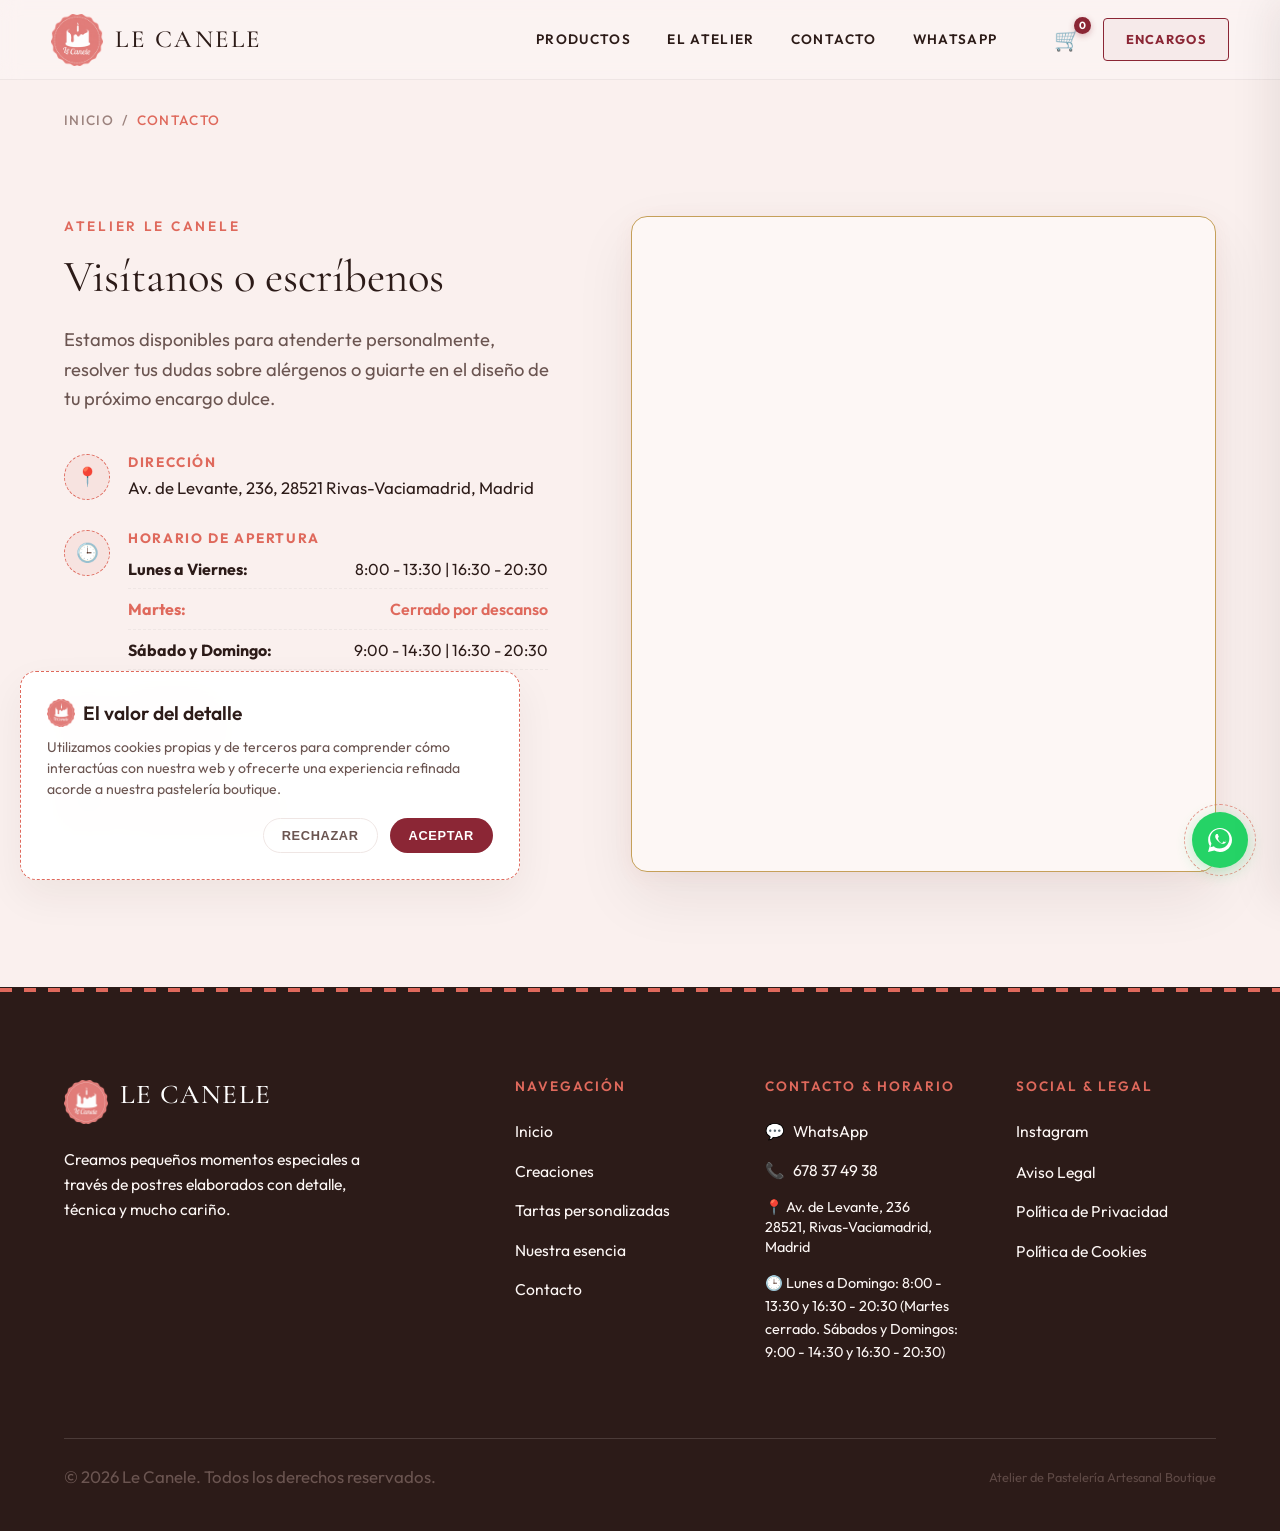
<file: contacto.html>
<!DOCTYPE html>
<html lang="es">
<head>
  <meta charset="UTF-8">
  <meta name="viewport" content="width=device-width, initial-scale=1.0">
  <script>document.documentElement.classList.add('js-enabled');</script>
  
  <!-- SEO Técnico -->
  <title>Contacto y Localización | Le Canele Pastelería Artesanal</title>
  <meta name="description" content="Ponte en contacto con Le Canele. Reserva tus tartas personalizadas o consulta dudas sobre nuestro obrador artesanal. Dirección, teléfono y horario de apertura.">
  <link rel="canonical" href="[AÑADIR URL PÚBLICA]/contacto.html">
  
  <!-- Open Graph -->
  <meta property="og:type" content="website">
  <meta property="og:title" content="Contacta con Le Canele | Atelier de Alta Pastelería">
  <meta property="og:description" content="¿Tienes una duda o quieres realizar un encargo? Escríbenos o ven a visitarnos en nuestro atelier de repostería artesanal.">
  <meta property="og:image" content="images/brand/logo-le-canele-transparent.png">
  <meta property="og:url" content="[AÑADIR URL PÚBLICA]/contacto.html">

  <!-- Estilos -->
  <link rel="stylesheet" href="src/styles/style.css?v=8">
  
  <!-- Favicon Oficial -->
  <link rel="icon" type="image/png" href="images/brand/favicon-le-canele.png">
</head>
<body>

  <!-- Marcador de Header -->
  <div id="header-placeholder"></div>

  <!-- Contenido Principal -->
  <main id="main-content">
    
    <!-- Breadcrumbs -->
    <nav class="breadcrumbs" aria-label="Ruta de navegación" style="background-color: var(--color-bg-base);">
      <div class="container">
        <ul class="breadcrumbs-list">
          <li class="breadcrumbs-item"><a href="index.html">Inicio</a></li>
          <li class="breadcrumbs-item active">Contacto</li>
        </ul>
      </div>
    </nav>

    <!-- Sección de Contacto -->
    <section class="section" style="padding-top: clamp(4rem, 6vh, 6rem); background-color: var(--color-bg-base);">

      <div class="container contact-grid">
        
        <!-- Info Column -->
        <div class="contact-info-column fade-in-up active">
          <span class="section-subtitle">Atelier Le Canele</span>
          <h2>Visítanos o escríbenos</h2>
          <p class="contact-info-lead">
            Estamos disponibles para atenderte personalmente, resolver tus dudas sobre alérgenos o guiarte en el diseño de tu próximo encargo dulce.
          </p>
          
          <ul class="contact-details-list">
            <!-- Dirección -->
            <li class="contact-details-item">
              <div class="contact-details-icon">📍</div>
              <div class="contact-details-text">
                <h4>Dirección</h4>
                <p id="contact-address">[AÑADIR DIRECCIÓN]</p>
              </div>
            </li>
            
            <!-- Horario -->
            <li class="contact-details-item">
              <div class="contact-details-icon">🕒</div>
              <div class="contact-details-text" style="width: 100%;">
                <h4>Horario de Apertura</h4>
                <div class="schedule-table" style="margin-top: 10px; display: grid; gap: 8px; font-size: 1rem; color: var(--color-text-main); max-width: 420px;">
                  <div style="display: flex; justify-content: space-between; border-bottom: 1.5px dashed var(--color-border); padding-bottom: 6px;">
                    <strong>Lunes a Viernes:</strong>
                    <span>8:00 - 13:30 | 16:30 - 20:30</span>
                  </div>
                  <div style="display: flex; justify-content: space-between; border-bottom: 1.5px dashed var(--color-border); padding-bottom: 6px; color: var(--color-brand-coral); font-weight: 600;">
                    <strong>Martes:</strong>
                    <span>Cerrado por descanso</span>
                  </div>
                  <div style="display: flex; justify-content: space-between; border-bottom: 1.5px dashed var(--color-border); padding-bottom: 6px;">
                    <strong>Sábado y Domingo:</strong>
                    <span>9:00 - 14:30 | 16:30 - 20:30</span>
                  </div>
                </div>
              </div>
            </li>

            <!-- Teléfono -->
            <li class="contact-details-item">
              <div class="contact-details-icon">📞</div>
              <div class="contact-details-text">
                <h4>Teléfono</h4>
                <p><a href="tel:600000000" id="contact-phone">[AÑADIR TELÉFONO]</a></p>
              </div>
            </li>

            <!-- Instagram -->
            <li class="contact-details-item">
              <div class="contact-details-icon">📷</div>
              <div class="contact-details-text">
                <h4>Instagram</h4>
                <p><a href="https://instagram.com/" target="_blank" rel="noopener noreferrer" id="contact-instagram">[AÑADIR INSTAGRAM]</a></p>
              </div>
            </li>
          </ul>

        </div>

        <!-- Columna Derecha: Mapa Interactivo Premium -->
        <div class="contact-map-column fade-in-up active">
          <div class="map-container" style="height: 100%; min-height: 450px; border: 1.5px solid var(--color-gold); box-shadow: var(--shadow-premium);">
            <iframe 
              src="https://www.google.com/maps/embed?pb=!1m18!1m12!1m3!1d3040.6725890835436!2d-3.5381869234440614!3d40.34785407145063!2m3!1f0!2f0!3f0!3m2!1i1024!2i768!4f13.1!3m3!1m2!1s0xd4225b6a7a7a58b%3A0xe21558bf2a0ebde3!2sAv.%20de%20Levante%2C%20236%2C%2028521%20Rivas-Vaciamadrid%2C%20Madrid!5e0!3m2!1ses!2ses!4v1718040000000!5m2!1ses!2ses" 
              width="100%" 
              height="100%" 
              style="border:0; display: block;" 
              allowfullscreen="" 
              loading="lazy" 
              referrerpolicy="no-referrer-when-downgrade"
              title="Mapa de localización de Le Canele en Rivas-Vaciamadrid">
            </iframe>
          </div>
        </div>

      </div>
    </section>

  </main>

  <!-- Marcador de Footer -->
  <div id="footer-placeholder"></div>

  <!-- Lógica Dinámica -->
  <script type="module">
    import { businessConfig } from './src/config/business.js?v=8';

    document.addEventListener('DOMContentLoaded', () => {
      document.getElementById('contact-address').textContent = `${businessConfig.address}, ${businessConfig.postalCode} ${businessConfig.city}`;
      
      const phoneEl = document.getElementById('contact-phone');
      if (phoneEl) {
        phoneEl.textContent = businessConfig.phone;
        phoneEl.href = `tel:${businessConfig.phone.replace(/\s/g, '')}`;
      }

      const instagramEl = document.getElementById('contact-instagram');
      if (instagramEl) {
        instagramEl.textContent = `@${businessConfig.instagram}`;
        instagramEl.href = businessConfig.socialLinks.instagram;
      }
    });
  </script>

  <script type="module" src="src/components/header.js?v=8"></script>
  <script type="module" src="src/components/footer.js?v=8"></script>
  <script type="module" src="src/components/whatsapp.js?v=8"></script>
  <script type="module" src="src/components/cookies.js?v=8"></script>
  <script type="module" src="src/js/app.js?v=8"></script>
</body>
</html>
</file>
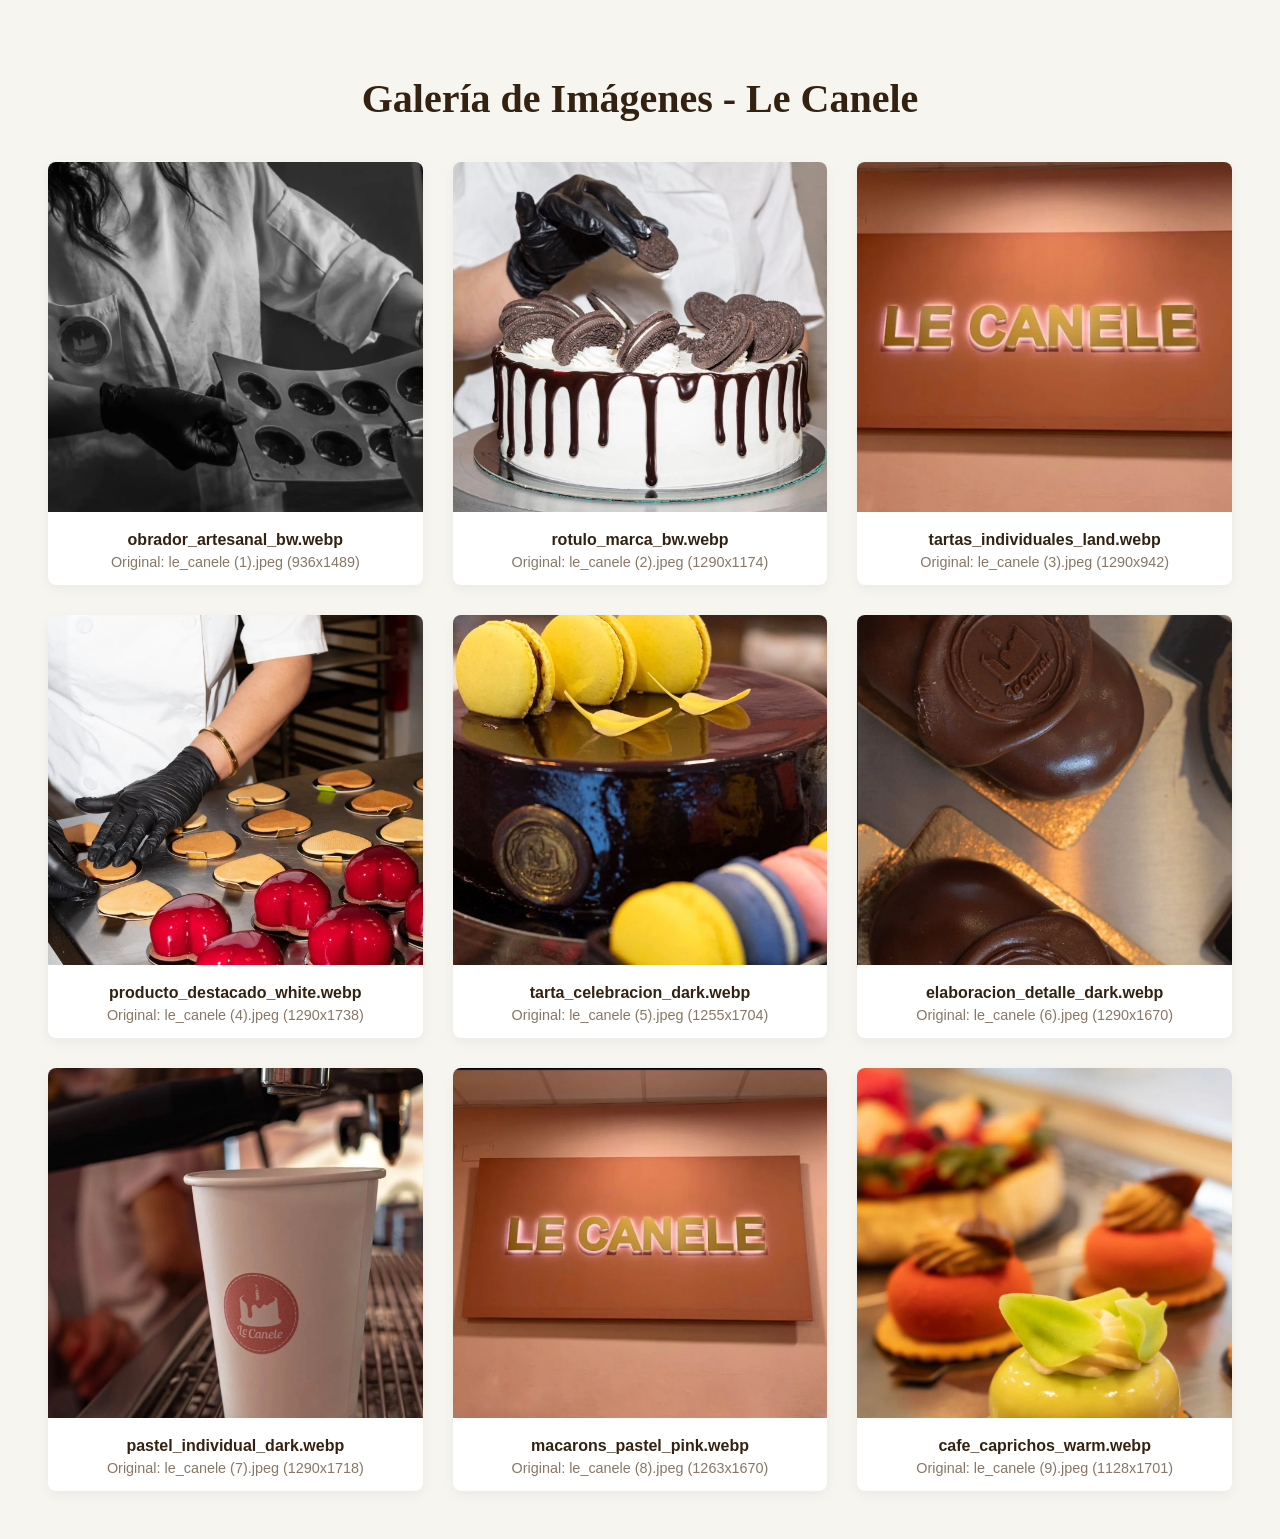
<file: gallery.html>
<!DOCTYPE html>
<html lang="es">
<head>
    <meta charset="UTF-8">
    <title>Galería de Imágenes de Le Canele</title>
    <style>
        body { font-family: sans-serif; background-color: #f7f5f0; color: #332211; padding: 40px; }
        h1 { text-align: center; font-family: serif; font-size: 2.5rem; margin-bottom: 40px; }
        .grid { display: grid; grid-template-columns: repeat(auto-fill, minmax(300px, 1fr)); gap: 30px; max-width: 1200px; margin: 0 auto; }
        .card { background: white; border-radius: 8px; overflow: hidden; box-shadow: 0 4px 12px rgba(0,0,0,0.05); text-align: center; padding-bottom: 15px; }
        .card img { width: 100%; height: 350px; object-fit: cover; }
        .card-title { font-weight: bold; margin: 15px 0 5px 0; }
        .card-meta { font-size: 0.9rem; color: #887766; }
    </style>
</head>
<body>
    <h1>Galería de Imágenes - Le Canele</h1>
    <div class="grid">

        <div class="card">
            <img src="images/obrador_artesanal_bw.webp" alt="obrador_artesanal_bw.webp">
            <div class="card-title">obrador_artesanal_bw.webp</div>
            <div class="card-meta">Original: le_canele (1).jpeg (936x1489)</div>
        </div>
        <div class="card">
            <img src="images/rotulo_marca_bw.webp" alt="rotulo_marca_bw.webp">
            <div class="card-title">rotulo_marca_bw.webp</div>
            <div class="card-meta">Original: le_canele (2).jpeg (1290x1174)</div>
        </div>
        <div class="card">
            <img src="images/tartas_individuales_land.webp" alt="tartas_individuales_land.webp">
            <div class="card-title">tartas_individuales_land.webp</div>
            <div class="card-meta">Original: le_canele (3).jpeg (1290x942)</div>
        </div>
        <div class="card">
            <img src="images/producto_destacado_white.webp" alt="producto_destacado_white.webp">
            <div class="card-title">producto_destacado_white.webp</div>
            <div class="card-meta">Original: le_canele (4).jpeg (1290x1738)</div>
        </div>
        <div class="card">
            <img src="images/tarta_celebracion_dark.webp" alt="tarta_celebracion_dark.webp">
            <div class="card-title">tarta_celebracion_dark.webp</div>
            <div class="card-meta">Original: le_canele (5).jpeg (1255x1704)</div>
        </div>
        <div class="card">
            <img src="images/elaboracion_detalle_dark.webp" alt="elaboracion_detalle_dark.webp">
            <div class="card-title">elaboracion_detalle_dark.webp</div>
            <div class="card-meta">Original: le_canele (6).jpeg (1290x1670)</div>
        </div>
        <div class="card">
            <img src="images/pastel_individual_dark.webp" alt="pastel_individual_dark.webp">
            <div class="card-title">pastel_individual_dark.webp</div>
            <div class="card-meta">Original: le_canele (7).jpeg (1290x1718)</div>
        </div>
        <div class="card">
            <img src="images/macarons_pastel_pink.webp" alt="macarons_pastel_pink.webp">
            <div class="card-title">macarons_pastel_pink.webp</div>
            <div class="card-meta">Original: le_canele (8).jpeg (1263x1670)</div>
        </div>
        <div class="card">
            <img src="images/cafe_caprichos_warm.webp" alt="cafe_caprichos_warm.webp">
            <div class="card-title">cafe_caprichos_warm.webp</div>
            <div class="card-meta">Original: le_canele (9).jpeg (1128x1701)</div>
        </div>
    </div>
</body>
</html>
</file>
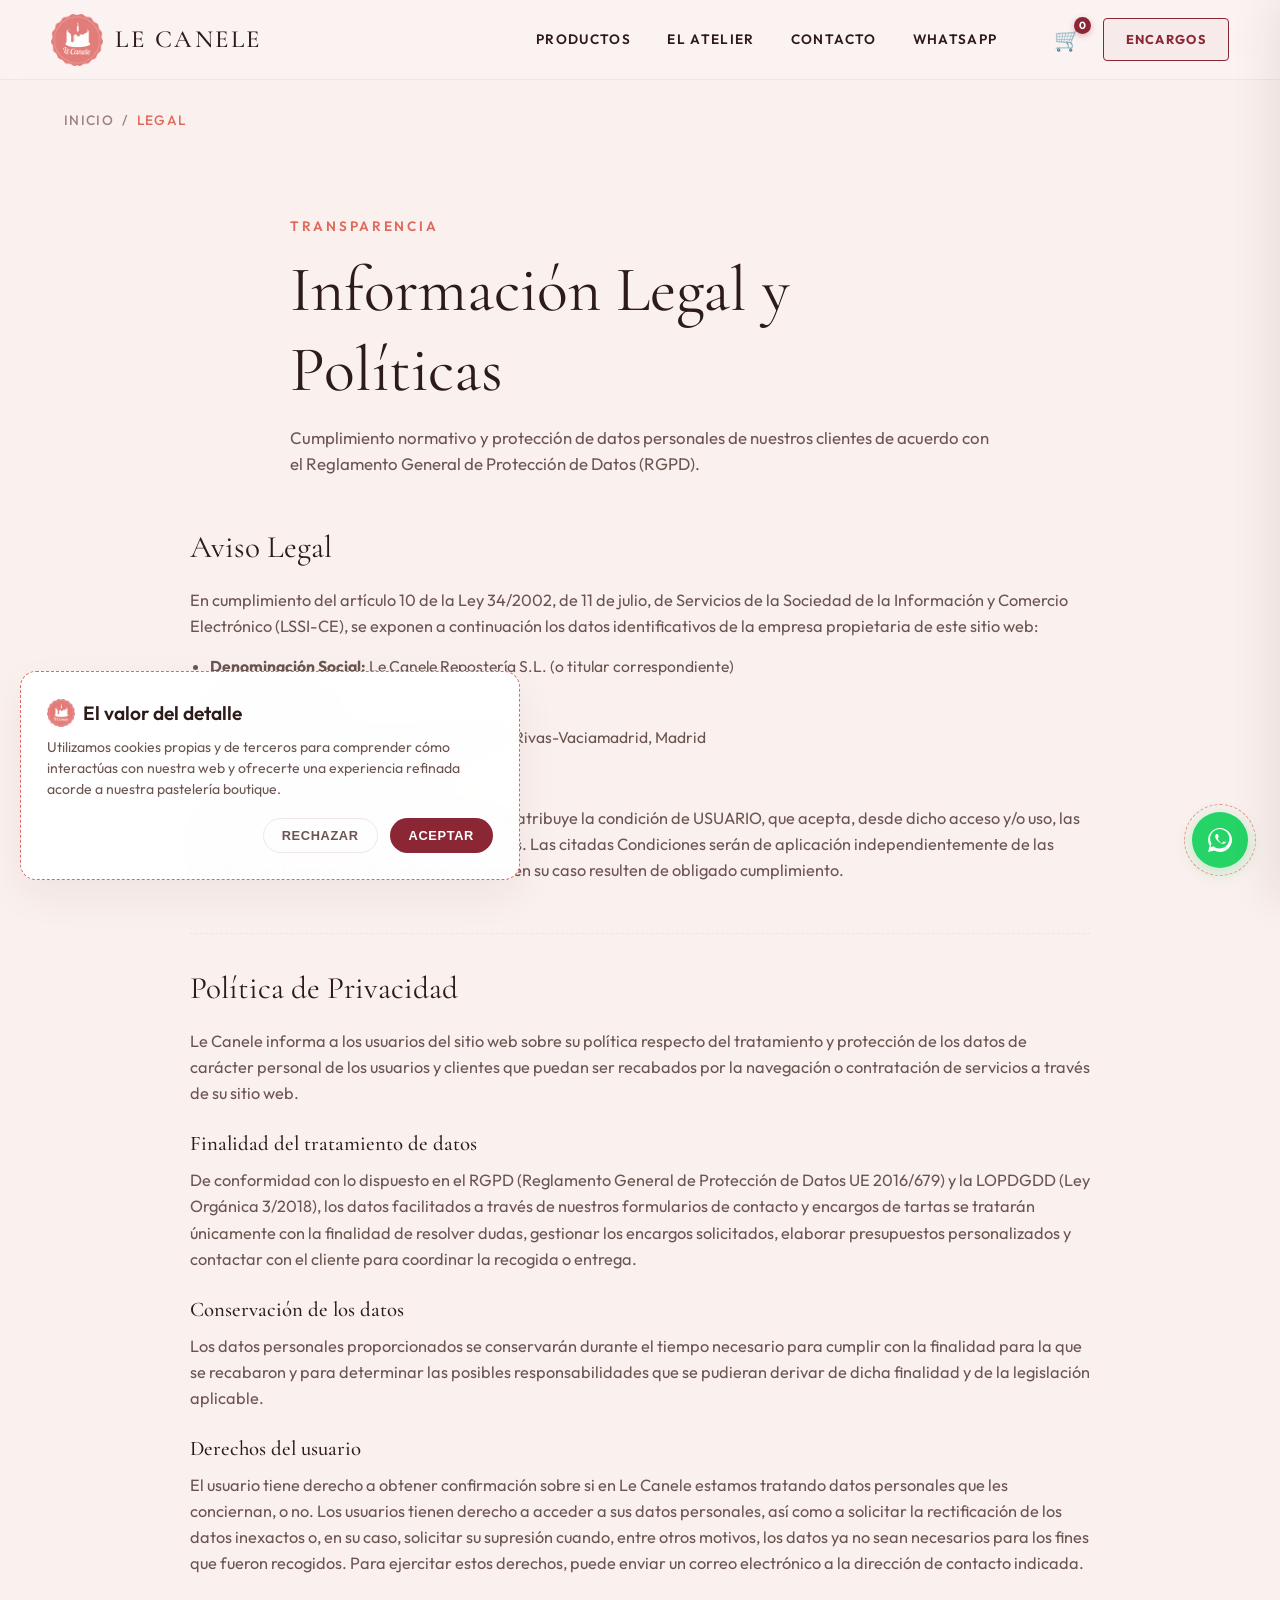
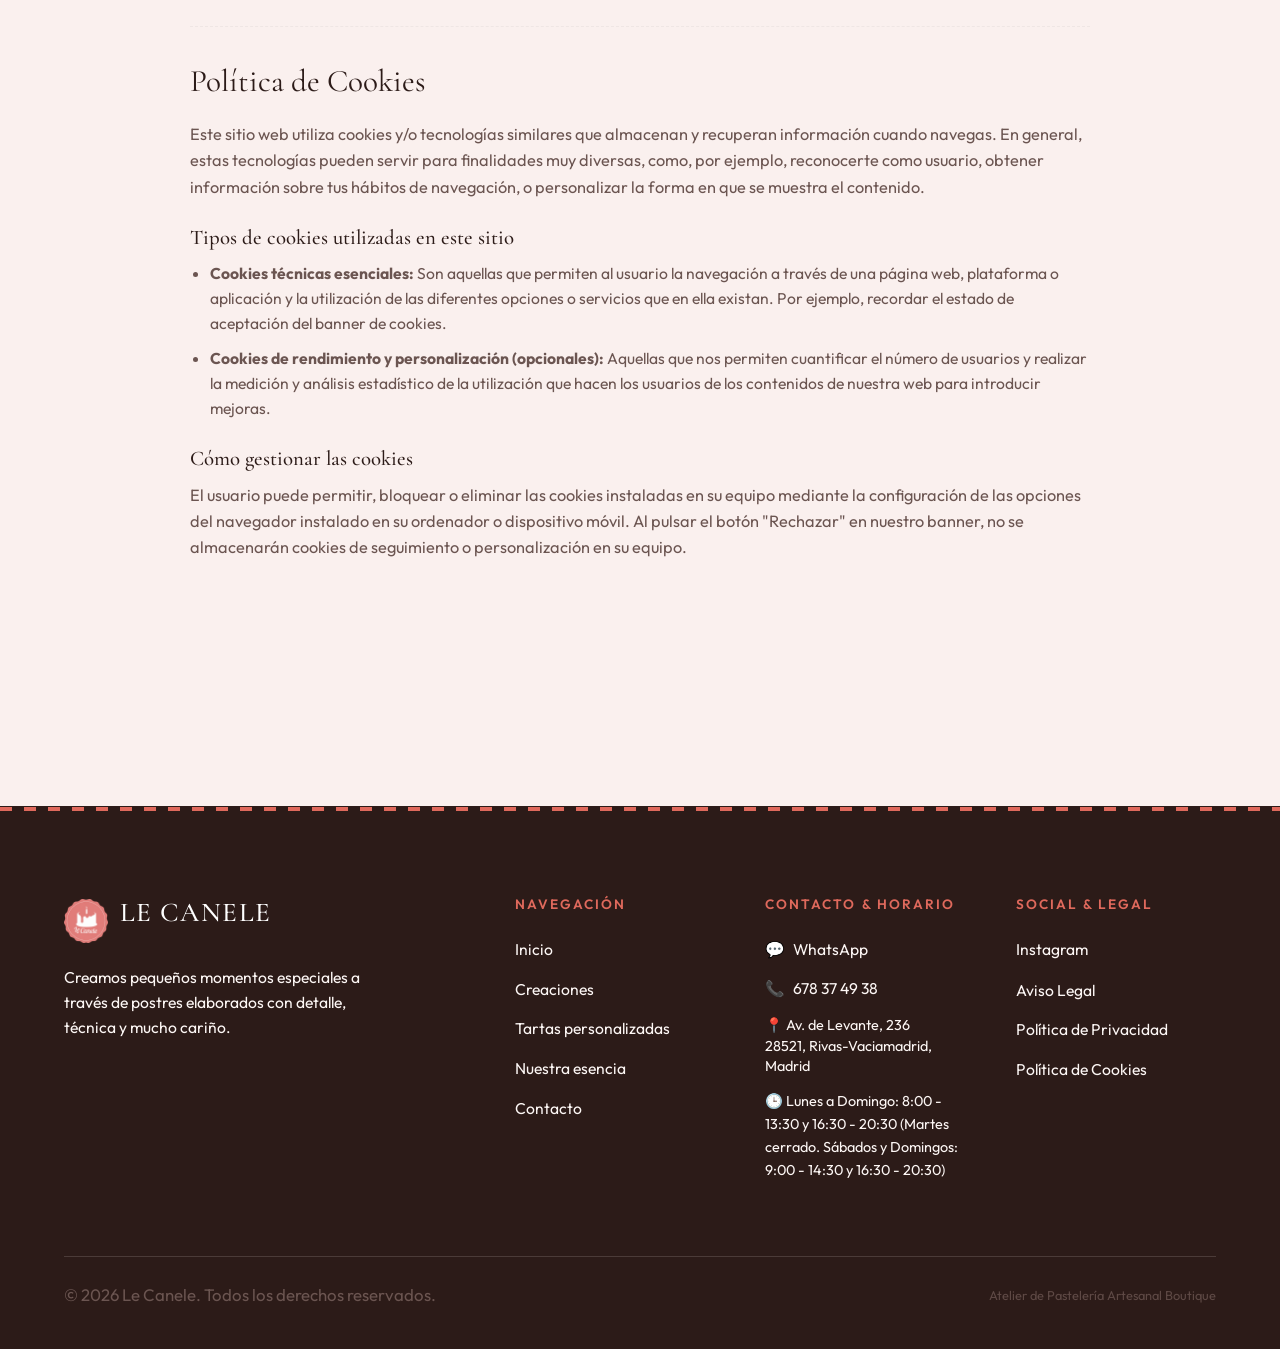
<file: legal.html>
<!DOCTYPE html>
<html lang="es">
<head>
  <meta charset="UTF-8">
  <meta name="viewport" content="width=device-width, initial-scale=1.0">
  <script>document.documentElement.classList.add('js-enabled');</script>
  
  <!-- SEO Técnico -->
  <title>Aviso Legal y Políticas de Privacidad | Le Canele</title>
  <meta name="description" content="Información legal, política de privacidad y condiciones de cookies de Le Canele. Transparencia y cumplimiento normativo para una experiencia de usuario segura.">
  <link rel="canonical" href="[AÑADIR URL PÚBLICA]/legal.html">
  <meta name="robots" content="noindex, follow">

  <!-- Estilos -->
  <link rel="stylesheet" href="src/styles/style.css?v=8">
  
  <!-- Favicon Oficial -->
  <link rel="icon" type="image/png" href="images/brand/favicon-le-canele.png">
</head>
<body>

  <!-- Marcador de Header -->
  <div id="header-placeholder"></div>

  <!-- Contenido Principal -->
  <main id="main-content">
    
    <!-- Breadcrumbs -->
    <nav class="breadcrumbs" aria-label="Ruta de navegación">
      <div class="container">
        <ul class="breadcrumbs-list">
          <li class="breadcrumbs-item"><a href="index.html">Inicio</a></li>
          <li class="breadcrumbs-item active">Legal</li>
        </ul>
      </div>
    </nav>

    <!-- Contenido Legal -->
    <section class="section" style="padding-top: clamp(4rem, 6vh, 6rem);">

      <div class="container legal-container fade-in-up active">
        
        <div class="section-title-wrapper" style="text-align: left; margin-bottom: 50px;">
          <span class="section-subtitle">Transparencia</span>
          <h1>Información Legal y Políticas</h1>
          <p style="margin-top: 15px;">Cumplimiento normativo y protección de datos personales de nuestros clientes de acuerdo con el Reglamento General de Protección de Datos (RGPD).</p>
        </div>

        <!-- 1. AVISO LEGAL -->
        <article class="legal-section-block" id="aviso-legal">
          <h2>Aviso Legal</h2>
          <p>En cumplimiento del artículo 10 de la Ley 34/2002, de 11 de julio, de Servicios de la Sociedad de la Información y Comercio Electrónico (LSSI-CE), se exponen a continuación los datos identificativos de la empresa propietaria de este sitio web:</p>
          <ul>
            <li><strong>Denominación Social:</strong> Le Canele Repostería S.L. (o titular correspondiente)</li>
            <li><strong>NIF:</strong> [AÑADIR NIF]</li>
            <li><strong>Domicilio Social:</strong> <span class="business-address-placeholder">[AÑADIR DIRECCIÓN]</span></li>
            <li><strong>Correo Electrónico:</strong> <span class="business-email-placeholder">[AÑADIR CORREO ELECTRÓNICO]</span></li>
            <li><strong>Teléfono de contacto:</strong> <span class="business-phone-placeholder">[AÑADIR TELEFONO]</span></li>
          </ul>
          <p>El acceso y/o uso de este portal de Le Canele atribuye la condición de USUARIO, que acepta, desde dicho acceso y/o uso, las Condiciones Generales de Uso aquí reflejadas. Las citadas Condiciones serán de aplicación independientemente de las Condiciones Generales de Contratación que en su caso resulten de obligado cumplimiento.</p>
        </article>

        <!-- 2. POLITICA DE PRIVACIDAD -->
        <article class="legal-section-block" id="privacidad">
          <h2>Política de Privacidad</h2>
          <p>Le Canele informa a los usuarios del sitio web sobre su política respecto del tratamiento y protección de los datos de carácter personal de los usuarios y clientes que puedan ser recabados por la navegación o contratación de servicios a través de su sitio web.</p>
          
          <h3>Finalidad del tratamiento de datos</h3>
          <p>De conformidad con lo dispuesto en el RGPD (Reglamento General de Protección de Datos UE 2016/679) y la LOPDGDD (Ley Orgánica 3/2018), los datos facilitados a través de nuestros formularios de contacto y encargos de tartas se tratarán únicamente con la finalidad de resolver dudas, gestionar los encargos solicitados, elaborar presupuestos personalizados y contactar con el cliente para coordinar la recogida o entrega.</p>
          
          <h3>Conservación de los datos</h3>
          <p>Los datos personales proporcionados se conservarán durante el tiempo necesario para cumplir con la finalidad para la que se recabaron y para determinar las posibles responsabilidades que se pudieran derivar de dicha finalidad y de la legislación aplicable.</p>

          <h3>Derechos del usuario</h3>
          <p>El usuario tiene derecho a obtener confirmación sobre si en Le Canele estamos tratando datos personales que les conciernan, o no. Los usuarios tienen derecho a acceder a sus datos personales, así como a solicitar la rectificación de los datos inexactos o, en su caso, solicitar su supresión cuando, entre otros motivos, los datos ya no sean necesarios para los fines que fueron recogidos. Para ejercitar estos derechos, puede enviar un correo electrónico a la dirección de contacto indicada.</p>
        </article>

        <!-- 3. POLITICA DE COOKIES -->
        <article class="legal-section-block" id="cookies">
          <h2>Política de Cookies</h2>
          <p>Este sitio web utiliza cookies y/o tecnologías similares que almacenan y recuperan información cuando navegas. En general, estas tecnologías pueden servir para finalidades muy diversas, como, por ejemplo, reconocerte como usuario, obtener información sobre tus hábitos de navegación, o personalizar la forma en que se muestra el contenido.</p>
          
          <h3>Tipos de cookies utilizadas en este sitio</h3>
          <ul>
            <li><strong>Cookies técnicas esenciales:</strong> Son aquellas que permiten al usuario la navegación a través de una página web, plataforma o aplicación y la utilización de las diferentes opciones o servicios que en ella existan. Por ejemplo, recordar el estado de aceptación del banner de cookies.</li>
            <li><strong>Cookies de rendimiento y personalización (opcionales):</strong> Aquellas que nos permiten cuantificar el número de usuarios y realizar la medición y análisis estadístico de la utilización que hacen los usuarios de los contenidos de nuestra web para introducir mejoras.</li>
          </ul>

          <h3>Cómo gestionar las cookies</h3>
          <p>El usuario puede permitir, bloquear o eliminar las cookies instaladas en su equipo mediante la configuración de las opciones del navegador instalado en su ordenador o dispositivo móvil. Al pulsar el botón "Rechazar" en nuestro banner, no se almacenarán cookies de seguimiento o personalización en su equipo.</p>
        </article>

      </div>
    </section>

  </main>

  <!-- Marcador de Footer -->
  <div id="footer-placeholder"></div>

  <!-- Lógica Dinámica -->
  <script type="module">
    import { businessConfig } from './src/config/business.js?v=8';

    document.addEventListener('DOMContentLoaded', () => {
      document.querySelector('.business-address-placeholder').textContent = `${businessConfig.address}, ${businessConfig.postalCode} ${businessConfig.city}`;
      
      const emailEl = document.querySelector('.business-email-placeholder');
      if (emailEl) {
        if (businessConfig.email) {
          emailEl.textContent = businessConfig.email;
          emailEl.href = `mailto:${businessConfig.email}`;
        } else {
          const emailLi = emailEl.closest('li');
          if (emailLi) emailLi.style.display = 'none';
        }
      }

      const phoneEl = document.querySelector('.business-phone-placeholder');
      if (phoneEl) {
        phoneEl.textContent = businessConfig.phone;
        phoneEl.href = `tel:${businessConfig.phone.replace(/\s/g, '')}`;
      }
    });
  </script>

  <script type="module" src="src/components/header.js?v=8"></script>
  <script type="module" src="src/components/footer.js?v=8"></script>
  <script type="module" src="src/components/whatsapp.js?v=8"></script>
  <script type="module" src="src/components/cookies.js?v=8"></script>
  <script type="module" src="src/js/app.js?v=8"></script>
</body>
</html>
</file>
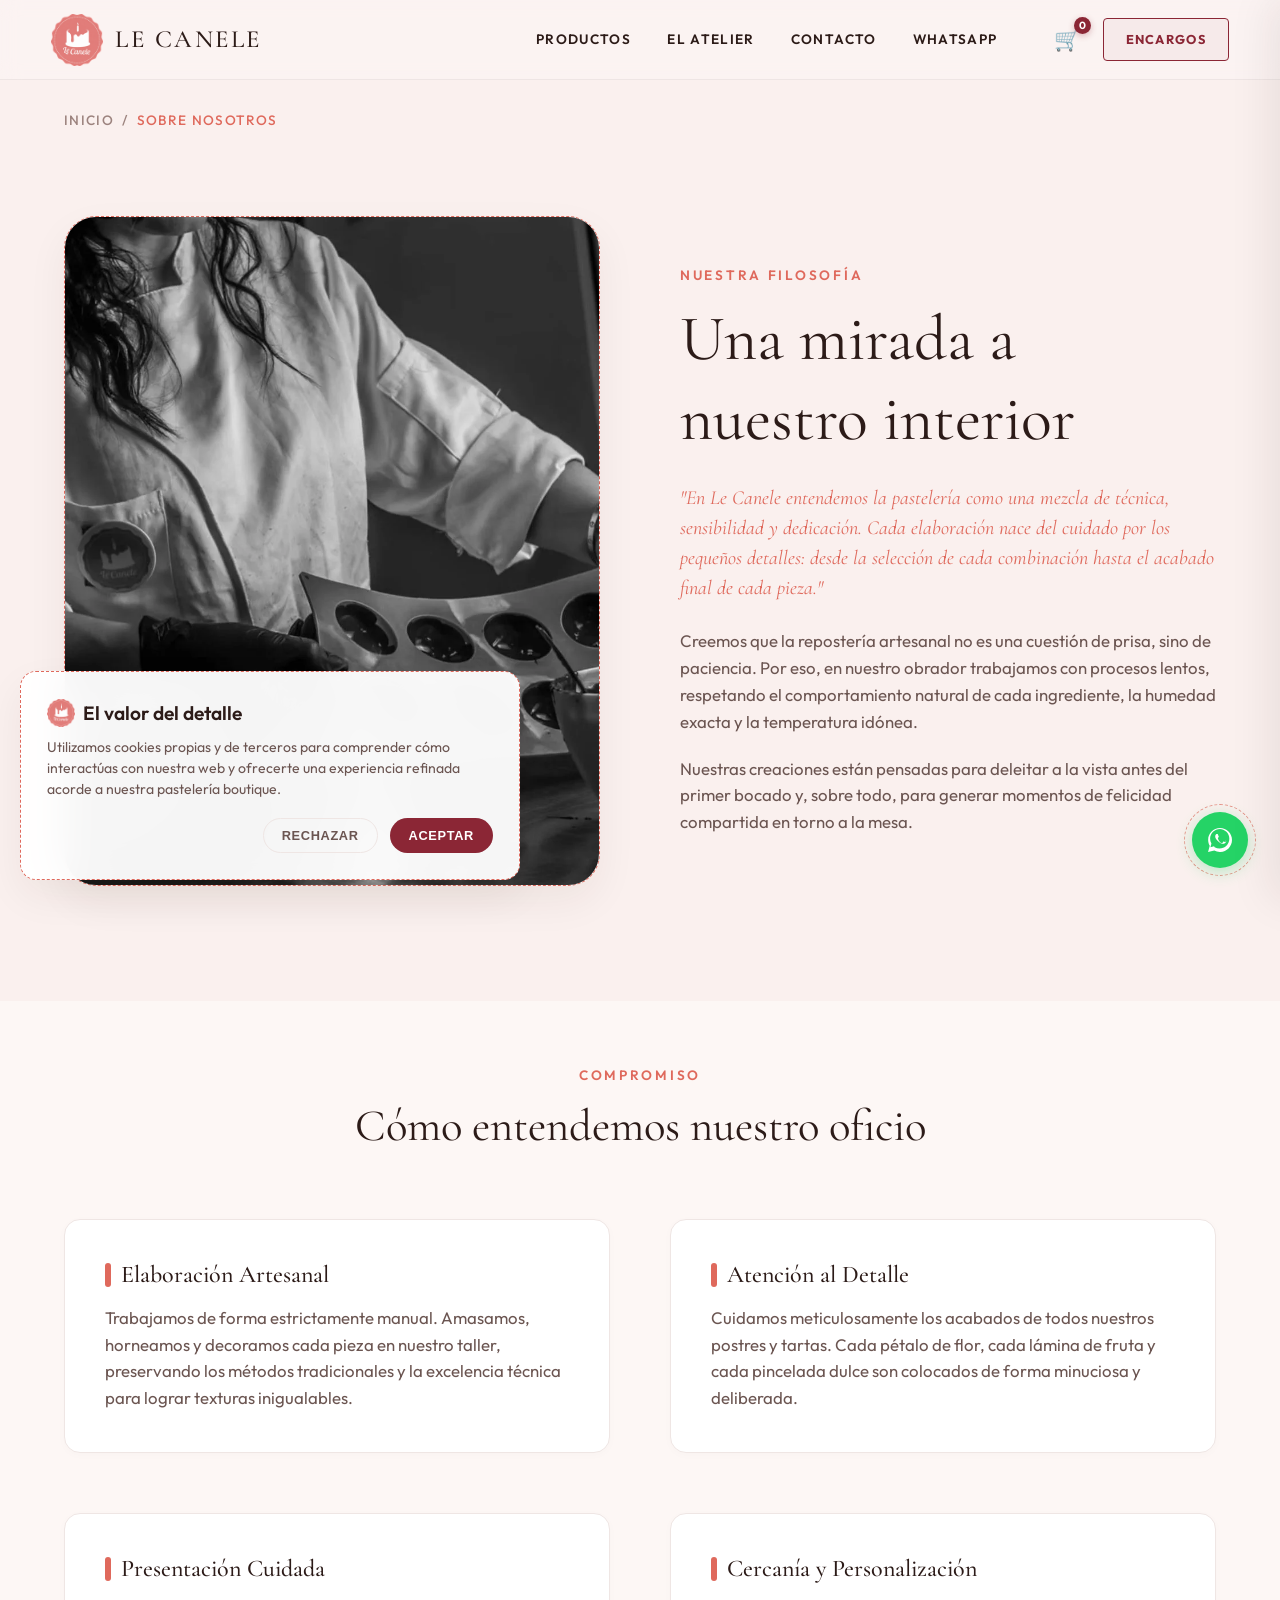
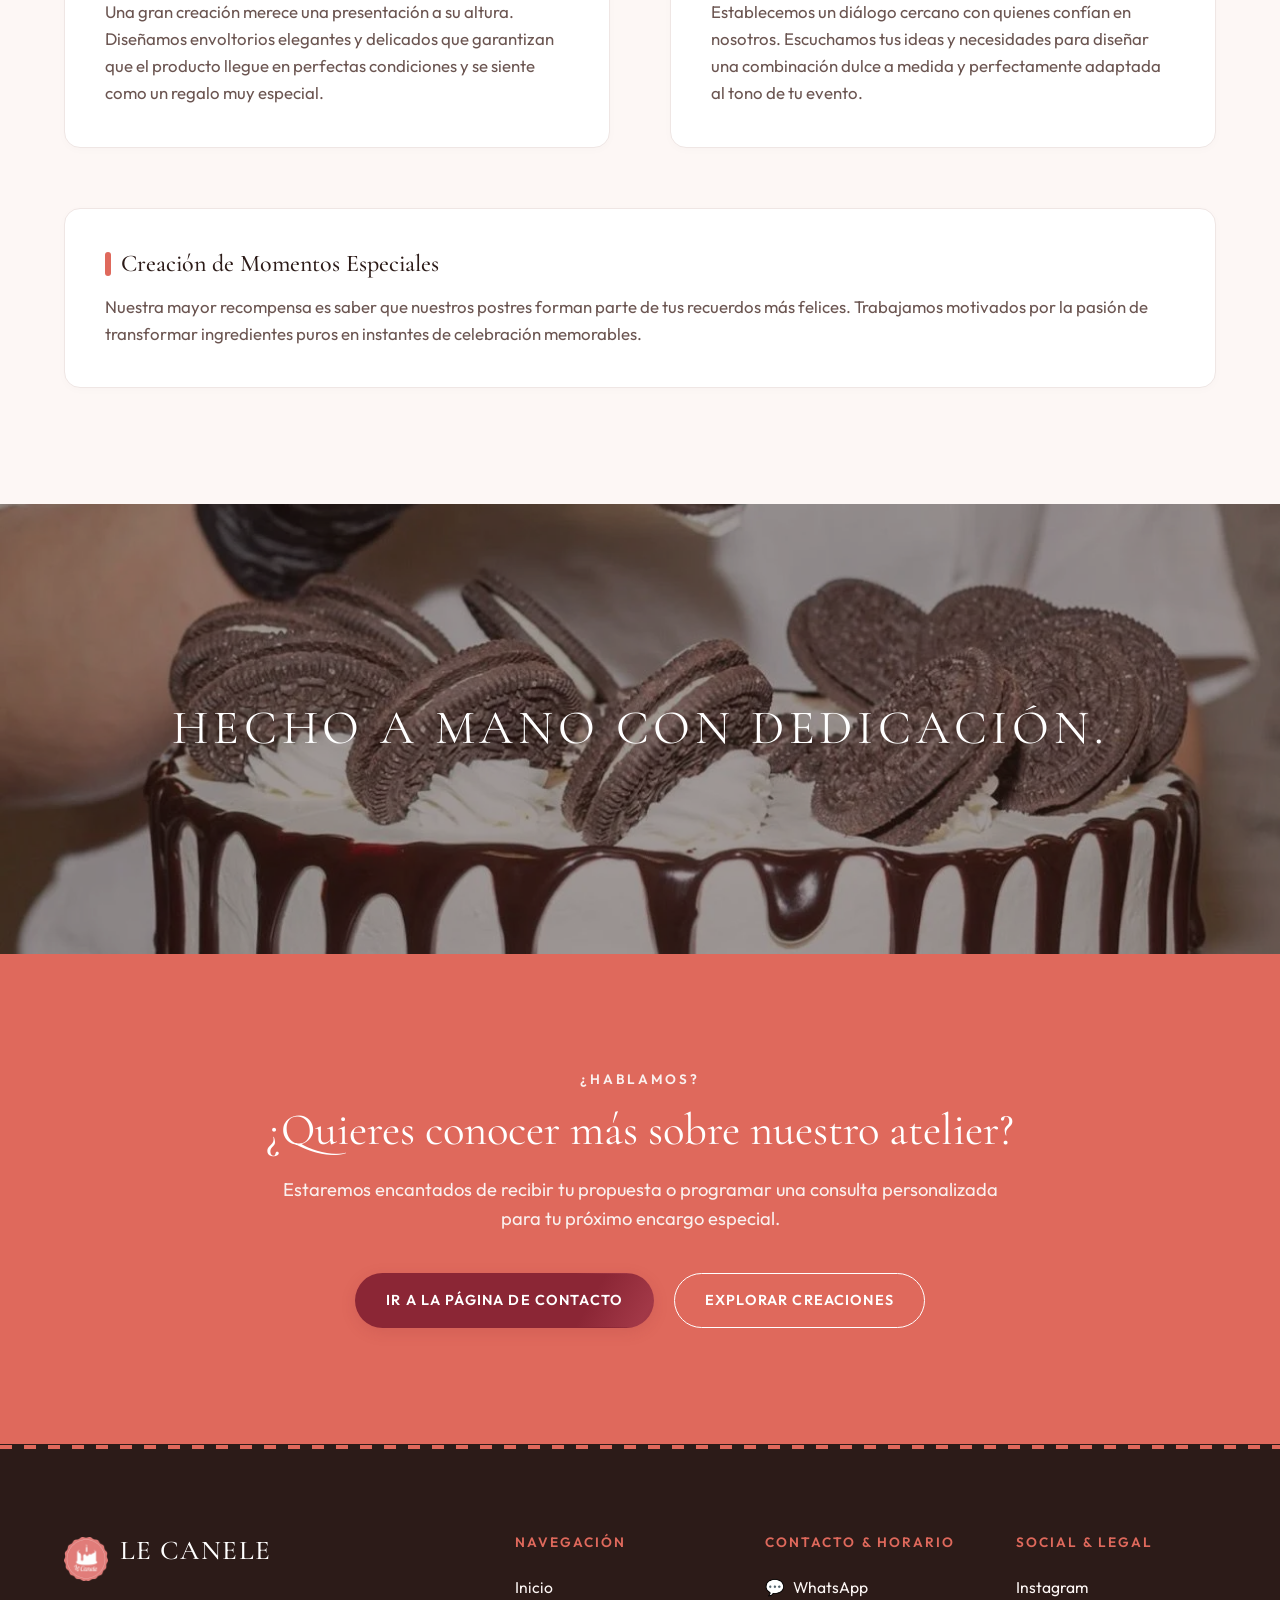
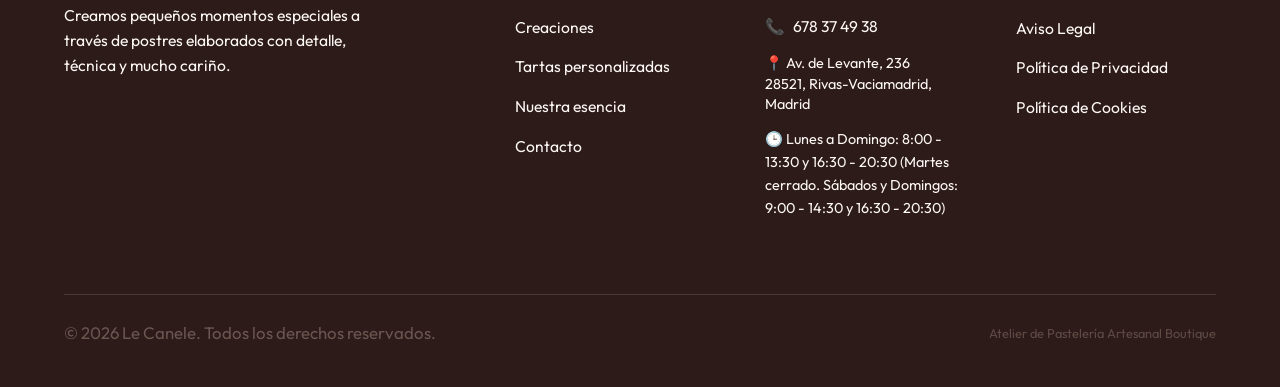
<file: sobre-nosotros.html>
<!DOCTYPE html>
<html lang="es">
<head>
  <meta charset="UTF-8">
  <meta name="viewport" content="width=device-width, initial-scale=1.0">
  <script>document.documentElement.classList.add('js-enabled');</script>
  
  <!-- SEO Técnico -->
  <title>Nuestra esencia | Le Canele Obrador de Pastelería Artesanal</title>
  <meta name="description" content="Conoce la filosofía de Le Canele. Entendemos la pastelería como una mezcla de técnica, sensibilidad y dedicación. Elaboramos repostería artesanal cuidada al detalle.">
  <link rel="canonical" href="[AÑADIR URL PÚBLICA]/sobre-nosotros.html">
  
  <!-- Open Graph -->
  <meta property="og:type" content="website">
  <meta property="og:title" content="Filosofía y Obrador Artesanal Le Canele">
  <meta property="og:description" content="Descubre nuestra manera de entender la repostería de autor, donde la técnica y la pasión manual se encuentran en cada pieza.">
  <meta property="og:image" content="images/brand/logo-le-canele-transparent.png">
  <meta property="og:url" content="[AÑADIR URL PÚBLICA]/sobre-nosotros.html">

  <!-- Estilos -->
  <link rel="stylesheet" href="src/styles/style.css?v=8">
  
  <!-- Favicon Oficial -->
  <link rel="icon" type="image/png" href="images/brand/favicon-le-canele.png">
</head>
<body>

  <!-- Marcador de Header -->
  <div id="header-placeholder"></div>

  <!-- Contenido Principal -->
  <main id="main-content">
    
    <!-- Breadcrumbs -->
    <nav class="breadcrumbs" aria-label="Ruta de navegación" style="background-color: var(--color-bg-base);">
      <div class="container">
        <ul class="breadcrumbs-list">
          <li class="breadcrumbs-item"><a href="index.html">Inicio</a></li>
          <li class="breadcrumbs-item active">Sobre Nosotros</li>
        </ul>
      </div>
    </nav>

    <!-- Sección de Filosofía / Intro -->
    <section class="section about-hero-section" style="padding-top: clamp(4rem, 6vh, 6rem); background-color: var(--color-bg-base);">

      <div class="container about-intro-grid">
        <div class="about-intro-image-container fade-in-up active">
          <img src="images/obrador_artesanal_bw.webp" alt="Obrador artesanal de Le Canele en blanco y negro" class="about-intro-image">
        </div>
        <div class="about-intro-content fade-in-up active">
          <span class="section-subtitle">Nuestra Filosofía</span>
          <h1>Una mirada a nuestro interior</h1>
          <p class="hero-text" style="font-size: 1.25rem; font-family: var(--font-serif); font-style: italic; color: var(--color-brand-coral); margin-bottom: 25px; line-height: 1.5;">
            "En Le Canele entendemos la pastelería como una mezcla de técnica, sensibilidad y dedicación. Cada elaboración nace del cuidado por los pequeños detalles: desde la selección de cada combinación hasta el acabado final de cada pieza."
          </p>
          <p class="about-text" style="margin-bottom: 20px;">
            Creemos que la repostería artesanal no es una cuestión de prisa, sino de paciencia. Por eso, en nuestro obrador trabajamos con procesos lentos, respetando el comportamiento natural de cada ingrediente, la humedad exacta y la temperatura idónea.
          </p>
          <p class="about-text">
            Nuestras creaciones están pensadas para deleitar a la vista antes del primer bocado y, sobre todo, para generar momentos de felicidad compartida en torno a la mesa.
          </p>
        </div>
      </div>
    </section>

    <!-- Bloques de Valores de Marca -->
    <section class="section about-blocks-section" style="background-color: var(--color-bg-crema); padding-top: clamp(4rem, 6vh, 6rem);" aria-label="Nuestros pilares fundamentales">

      <div class="container">
        <div class="section-title-wrapper fade-in-up">
          <span class="section-subtitle">Compromiso</span>
          <h2>Cómo entendemos nuestro oficio</h2>
        </div>

        <div class="about-blocks-grid">
          
          <!-- Bloque 1: Elaboración artesanal -->
          <article class="about-block-card fade-in-up">
            <h3 class="about-block-title">Elaboración Artesanal</h3>
            <p>Trabajamos de forma estrictamente manual. Amasamos, horneamos y decoramos cada pieza en nuestro taller, preservando los métodos tradicionales y la excelencia técnica para lograr texturas inigualables.</p>
          </article>

          <!-- Bloque 2: Atención al detalle -->
          <article class="about-block-card fade-in-up">
            <h3 class="about-block-title">Atención al Detalle</h3>
            <p>Cuidamos meticulosamente los acabados de todos nuestros postres y tartas. Cada pétalo de flor, cada lámina de fruta y cada pincelada dulce son colocados de forma minuciosa y deliberada.</p>
          </article>

          <!-- Bloque 3: Presentación cuidada -->
          <article class="about-block-card fade-in-up">
            <h3 class="about-block-title">Presentación Cuidada</h3>
            <p>Una gran creación merece una presentación a su altura. Diseñamos envoltorios elegantes y delicados que garantizan que el producto llegue en perfectas condiciones y se siente como un regalo muy especial.</p>
          </article>

          <!-- Bloque 4: Cercanía con cada encargo -->
          <article class="about-block-card fade-in-up">
            <h3 class="about-block-title">Cercanía y Personalización</h3>
            <p>Establecemos un diálogo cercano con quienes confían en nosotros. Escuchamos tus ideas y necesidades para diseñar una combinación dulce a medida y perfectamente adaptada al tono de tu evento.</p>
          </article>

          <!-- Bloque 5: Pasión por crear momentos especiales -->
          <article class="about-block-card fade-in-up" style="grid-column: 1 / -1;">
            <h3 class="about-block-title">Creación de Momentos Especiales</h3>
            <p>Nuestra mayor recompensa es saber que nuestros postres forman parte de tus recuerdos más felices. Trabajamos motivados por la pasión de transformar ingredientes puros en instantes de celebración memorables.</p>
          </article>

        </div>
      </div>
    </section>

    <!-- Banner Imagen Marca -->
    <section class="section" style="padding: 0;" aria-label="Branding visual">
      <div class="container" style="max-width: 100%; width: 100%;">
        <div style="width: 100%; height: 450px; overflow: hidden; position: relative;">
          <img src="images/rotulo_marca_bw.webp" alt="Rótulo exterior de Le Canele en blanco y negro" style="width: 100%; height: 100%; object-fit: cover; object-position: center;" loading="lazy">
          <div style="position: absolute; inset: 0; background: rgba(44, 27, 24, 0.45); display: flex; align-items: center; justify-content: center;">
            <p style="color: var(--color-white); font-family: var(--font-serif); font-size: clamp(2rem, 4vw, 3rem); text-transform: uppercase; letter-spacing: 0.1em; text-align: center; padding: 20px;">
              Hecho a mano con dedicación.
            </p>
          </div>
        </div>
      </div>
    </section>

    <!-- CTA Final -->
    <section class="section cta-banner-section" style="background-color: var(--color-brand-coral); border-top: none; border-bottom: none; position: relative; overflow: hidden;" aria-label="Comenzar un encargo">
      <div class="container cta-banner-content fade-in-up" style="position: relative; z-index: 2;">
        <span class="section-subtitle" style="color: var(--color-bg-base);">¿Hablamos?</span>
        <h2 class="cta-banner-title" style="color: var(--color-white); text-align: center;">¿Quieres conocer más sobre nuestro atelier?</h2>
        <p class="cta-banner-text" style="color: var(--color-bg-base);">Estaremos encantados de recibir tu propuesta o programar una consulta personalizada para tu próximo encargo especial.</p>
        <div class="cta-banner-buttons">
          <a href="contacto.html" class="btn btn-primary" style="background-color: var(--color-accent-burdeos);">Ir a la página de contacto</a>
          <a href="productos.html" class="btn btn-secondary" style="color: var(--color-white); border-color: var(--color-white); background-color: transparent;">Explorar creaciones</a>
        </div>
      </div>
    </section>

  </main>

  <!-- Marcador de Footer -->
  <div id="footer-placeholder"></div>

  <script type="module" src="src/components/header.js?v=8"></script>
  <script type="module" src="src/components/footer.js?v=8"></script>
  <script type="module" src="src/components/whatsapp.js?v=8"></script>
  <script type="module" src="src/components/cookies.js?v=8"></script>
  <script type="module" src="src/js/app.js?v=8"></script>
</body>
</html>
</file>
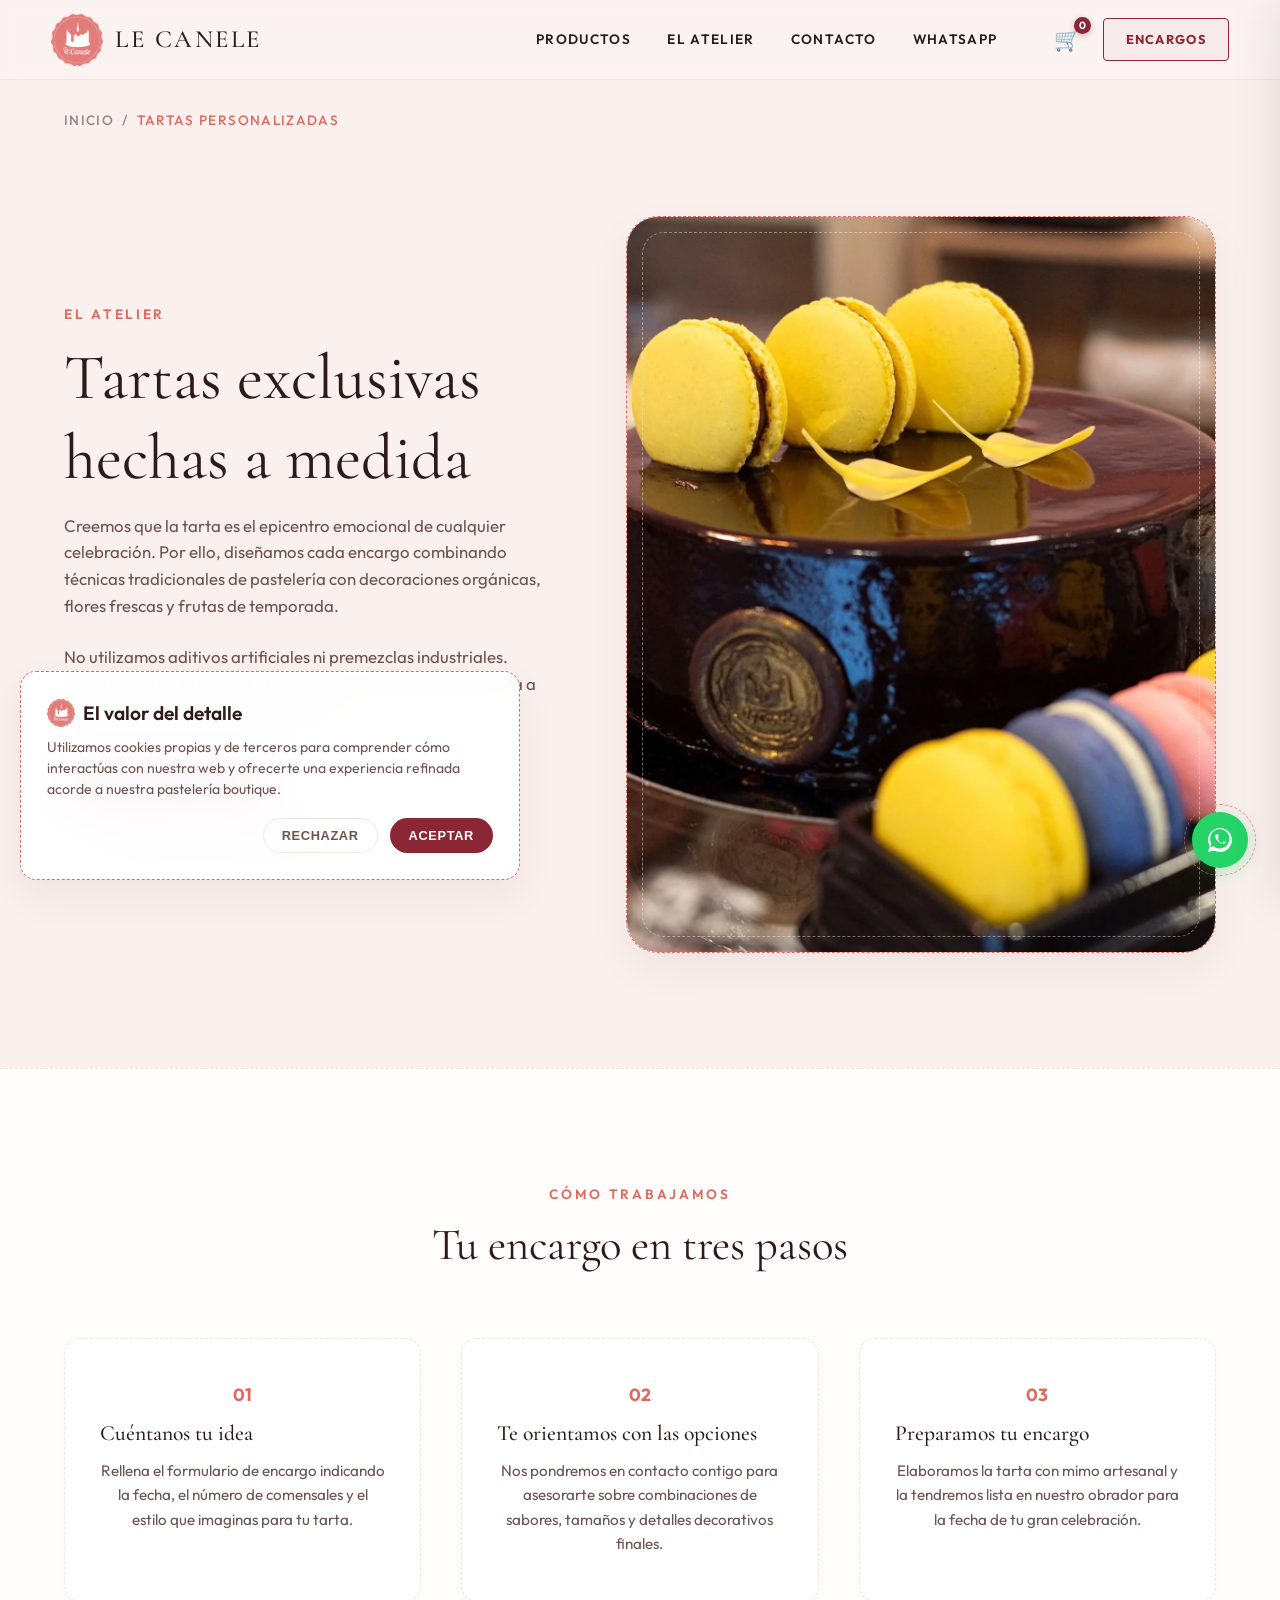
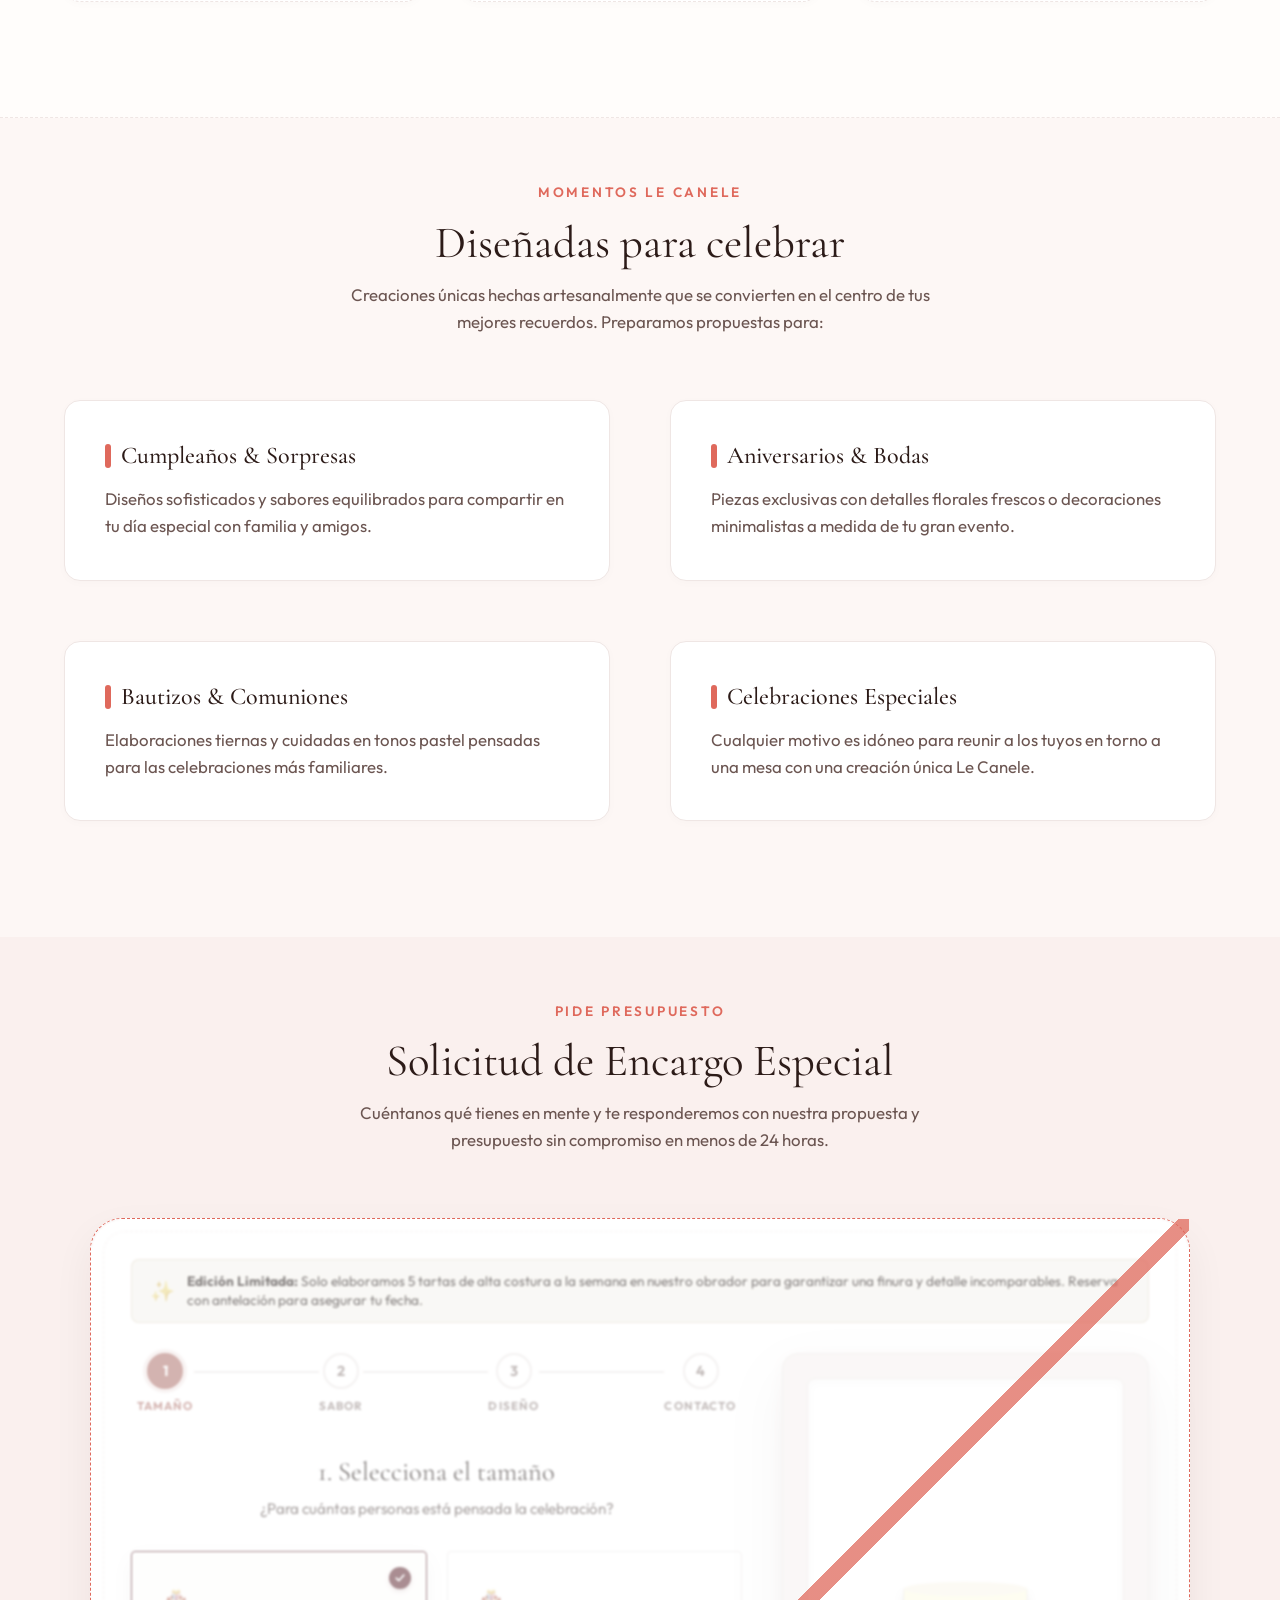
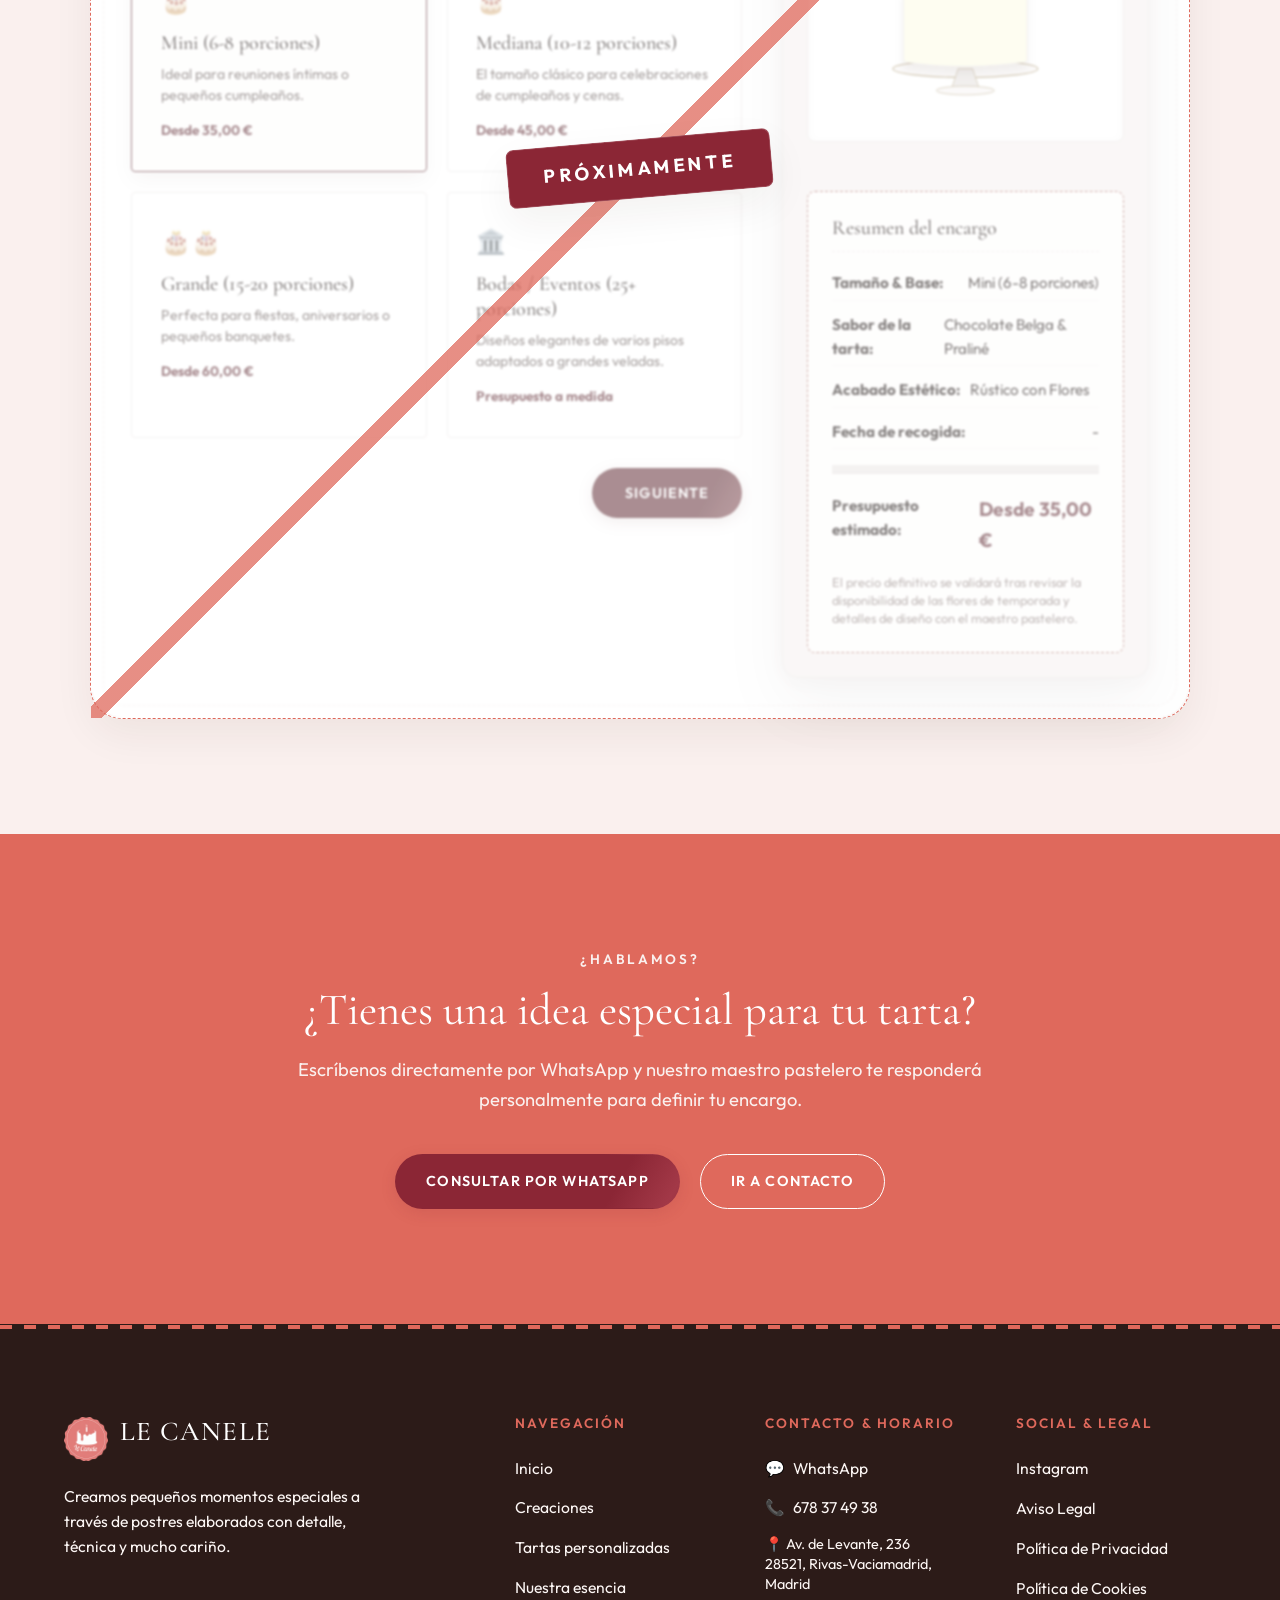
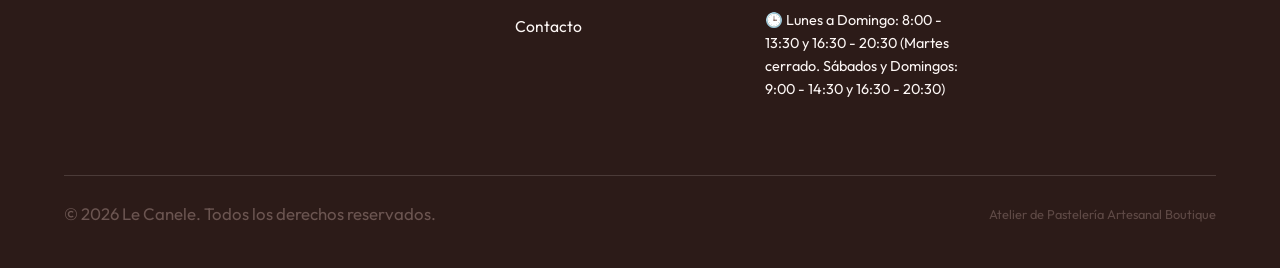
<file: tartas-personalizadas.html>
<!DOCTYPE html>
<html lang="es">
<head>
  <meta charset="UTF-8">
  <meta name="viewport" content="width=device-width, initial-scale=1.0">
  <script>document.documentElement.classList.add('js-enabled');</script>
  
  <!-- SEO Técnico -->
  <title>Tartas Personalizadas por Encargo | Le Canele</title>
  <meta name="description" content="Diseñamos y elaboramos tartas personalizadas artesanalmente en nuestro obrador para cumpleaños, aniversarios, bodas y eventos especiales. Pide tu presupuesto online.">
  <link rel="canonical" href="[AÑADIR URL PÚBLICA]/tartas-personalizadas.html">
  
  <!-- Open Graph -->
  <meta property="og:type" content="website">
  <meta property="og:title" content="Encargo de Tartas Personalizadas de Alta Repostería | Le Canele">
  <meta property="og:description" content="Cuéntanos tu idea y elaboraremos una tarta espectacular hecha a mano a la medida de tu celebración.">
  <meta property="og:image" content="images/brand/logo-le-canele-transparent.png">
  <meta property="og:url" content="[AÑADIR URL PÚBLICA]/tartas-personalizadas.html">

  <!-- Estilos -->
  <link rel="stylesheet" href="src/styles/style.css?v=8">
  
  <!-- Favicon Oficial -->
  <link rel="icon" type="image/png" href="images/brand/favicon-le-canele.png">
</head>
<body>

  <!-- Marcador de Header -->
  <div id="header-placeholder"></div>

  <!-- Contenido Principal -->
  <main id="main-content">
    
    <!-- Breadcrumbs -->
    <nav class="breadcrumbs" aria-label="Ruta de navegación" style="background-color: var(--color-bg-base);">
      <div class="container">
        <ul class="breadcrumbs-list">
          <li class="breadcrumbs-item"><a href="index.html">Inicio</a></li>
          <li class="breadcrumbs-item active">Tartas Personalizadas</li>
        </ul>
      </div>
    </nav>

    <!-- Hero / Explicación del Servicio -->
    <section class="section" style="padding-top: clamp(4rem, 6vh, 6rem); background-color: var(--color-bg-base);">

      <div class="container cakes-teaser-grid">
        <div class="cakes-teaser-content fade-in-up active">
          <span class="section-subtitle">El Atelier</span>
          <h1>Tartas exclusivas hechas a medida</h1>
          <p class="cakes-teaser-text" style="margin-top: 15px;">
            Creemos que la tarta es el epicentro emocional de cualquier celebración. Por ello, diseñamos cada encargo combinando técnicas tradicionales de pastelería con decoraciones orgánicas, flores frescas y frutas de temporada.
          </p>
          <p class="cakes-teaser-text">
            No utilizamos aditivos artificiales ni premezclas industriales. Cada bizcocho se hornea al momento, y cada crema se monta a mano en nuestro obrador artesanal.
          </p>
          <div style="margin-top: 30px;">
            <a href="#solicitud-formulario" class="btn btn-primary">Diseñar mi tarta</a>
            <a href="https://wa.me/600000000?text=Hola,%20tengo%20una%20duda%20sobre%20un%20encargo%20de%20tarta%20personalizada." id="faq-whatsapp-btn" target="_blank" rel="noopener noreferrer" class="btn btn-secondary" style="margin-left: 10px;">
              Consulta por WhatsApp
            </a>
          </div>
        </div>
        <div class="cakes-teaser-image-wrapper fade-in-up active">
          <img src="images/tarta_celebracion_dark.webp" alt="Tarta personalizada de diseño Le Canele decorada a mano" class="cakes-teaser-image">
        </div>
      </div>
    </section>

    <!-- Proceso en 3 Pasos -->
    <section class="section" style="background-color: var(--color-bg-vainilla); border-top: 1.5px dashed var(--color-border); border-bottom: 1.5px dashed var(--color-border);">
      <div class="container">
        <div class="section-title-wrapper fade-in-up">
          <span class="section-subtitle">Cómo Trabajamos</span>
          <h2>Tu encargo en tres pasos</h2>
        </div>
        
        <div class="steps-grid">
          
          <!-- Paso 1 -->
          <div class="step-card fade-in-up">
            <div class="step-num">01</div>
            <h3 class="step-title">Cuéntanos tu idea</h3>
            <p class="step-desc text-muted">Rellena el formulario de encargo indicando la fecha, el número de comensales y el estilo que imaginas para tu tarta.</p>
          </div>

          <!-- Paso 2 -->
          <div class="step-card fade-in-up">
            <div class="step-num">02</div>
            <h3 class="step-title">Te orientamos con las opciones</h3>
            <p class="step-desc text-muted">Nos pondremos en contacto contigo para asesorarte sobre combinaciones de sabores, tamaños y detalles decorativos finales.</p>
          </div>

          <!-- Paso 3 -->
          <div class="step-card fade-in-up">
            <div class="step-num">03</div>
            <h3 class="step-title">Preparamos tu encargo</h3>
            <p class="step-desc text-muted">Elaboramos la tarta con mimo artesanal y la tendremos lista en nuestro obrador para la fecha de tu gran celebración.</p>
          </div>

        </div>
      </div>
    </section>

    <!-- Ocasiones para Celebrar -->
    <section class="section" style="background-color: var(--color-bg-crema); position: relative; padding-top: clamp(4rem, 6vh, 6rem);" aria-label="Celebraciones recomendadas">
      <div class="container">
        <div class="section-title-wrapper fade-in-up">
          <span class="section-subtitle">Momentos Le Canele</span>
          <h2>Diseñadas para celebrar</h2>
          <p style="margin-top: 10px; max-width: 600px; margin-left: auto; margin-right: auto;">Creaciones únicas hechas artesanalmente que se convierten en el centro de tus mejores recuerdos. Preparamos propuestas para:</p>
        </div>
        
        <div class="about-blocks-grid" style="margin-top: 40px;">
          <div class="about-block-card fade-in-up">
            <h3 class="about-block-title" style="font-family: var(--font-serif);">Cumpleaños & Sorpresas</h3>
            <p>Diseños sofisticados y sabores equilibrados para compartir en tu día especial con familia y amigos.</p>
          </div>
          <div class="about-block-card fade-in-up">
            <h3 class="about-block-title" style="font-family: var(--font-serif);">Aniversarios & Bodas</h3>
            <p>Piezas exclusivas con detalles florales frescos o decoraciones minimalistas a medida de tu gran evento.</p>
          </div>
          <div class="about-block-card fade-in-up">
            <h3 class="about-block-title" style="font-family: var(--font-serif);">Bautizos & Comuniones</h3>
            <p>Elaboraciones tiernas y cuidadas en tonos pastel pensadas para las celebraciones más familiares.</p>
          </div>
          <div class="about-block-card fade-in-up">
            <h3 class="about-block-title" style="font-family: var(--font-serif);">Celebraciones Especiales</h3>
            <p>Cualquier motivo es idóneo para reunir a los tuyos en torno a una mesa con una creación única Le Canele.</p>
          </div>
        </div>
      </div>
    </section>

    <!-- Formulario de Encargo -->
    <section class="section" id="solicitud-formulario" aria-label="Formulario de solicitud de presupuesto" style="background-color: var(--color-bg-base); padding-top: clamp(4rem, 6vh, 6rem);">

      <div class="container">
        <div class="section-title-wrapper fade-in-up">
          <span class="section-subtitle">Pide Presupuesto</span>
          <h2>Solicitud de Encargo Especial</h2>
          <p style="margin-top: 10px; max-width: 600px; margin-left: auto; margin-right: auto;">Cuéntanos qué tienes en mente y te responderemos con nuestra propuesta y presupuesto sin compromiso en menos de 24 horas.</p>
        </div>

        <div class="form-card fade-in-up form-card-upcoming-wrapper" id="cake-order-form-container" style="max-width: 1100px; padding: clamp(1.5rem, 4vw, 2.5rem); position: relative;">
          
          <!-- Tachado y Banner de Próximamente -->
          <div class="form-card-upcoming-overlay">
            <div class="form-card-upcoming-badge">Próximamente</div>
          </div>
          
          <div class="cake-builder-wrapper">
            <!-- Banner de Escasez / Exclusividad de Atelier -->
            <div class="builder-scarcity-banner">
              <span class="scarcity-icon">✨</span>
              <span class="scarcity-text"><strong>Edición Limitada:</strong> Solo elaboramos 5 tartas de alta costura a la semana en nuestro obrador para garantizar una finura y detalle incomparables. Reserva con antelación para asegurar tu fecha.</span>
            </div>

            <div class="cake-builder-layout">
              <!-- Columna Izquierda: Formulario/Asistente -->
              <div class="builder-form-side">
                <!-- Pestañas de Progreso (Progress Bar) -->
                <div class="builder-steps-header">
                  <div class="builder-step-indicator active" data-step="1">
                    <span class="step-circle">1</span>
                    <span class="step-text">Tamaño</span>
                  </div>
                  <div class="builder-step-line"></div>
                  <div class="builder-step-indicator" data-step="2">
                    <span class="step-circle">2</span>
                    <span class="step-text">Sabor</span>
                  </div>
                  <div class="builder-step-line"></div>
                  <div class="builder-step-indicator" data-step="3">
                    <span class="step-circle">3</span>
                    <span class="step-text">Diseño</span>
                  </div>
                  <div class="builder-step-line"></div>
                  <div class="builder-step-indicator" data-step="4">
                    <span class="step-circle">4</span>
                    <span class="step-text">Contacto</span>
                  </div>
                </div>

                <!-- Paso 1: Tamaño / Porciones -->
                <div class="builder-step-pane active" data-step="1">
                  <h3 class="builder-pane-title">1. Selecciona el tamaño</h3>
                  <p class="builder-pane-subtitle">¿Para cuántas personas está pensada la celebración?</p>
                  <div class="builder-cards-grid">
                    <label class="builder-card">
                      <input type="radio" name="cake-size" value="mini" checked>
                      <div class="builder-card-content">
                        <div class="builder-card-icon">🎂</div>
                        <h4 class="builder-card-title">Mini (6-8 porciones)</h4>
                        <p class="builder-card-desc">Ideal para reuniones íntimas o pequeños cumpleaños.</p>
                        <span class="builder-card-price">Desde 35,00 €</span>
                      </div>
                    </label>
                    <label class="builder-card">
                      <input type="radio" name="cake-size" value="medium">
                      <div class="builder-card-content">
                        <div class="builder-card-icon">🎂</div>
                        <h4 class="builder-card-title">Mediana (10-12 porciones)</h4>
                        <p class="builder-card-desc">El tamaño clásico para celebraciones de cumpleaños y cenas.</p>
                        <span class="builder-card-price">Desde 45,00 €</span>
                      </div>
                    </label>
                    <label class="builder-card">
                      <input type="radio" name="cake-size" value="large">
                      <div class="builder-card-content">
                        <div class="builder-card-icon">🎂🎂</div>
                        <h4 class="builder-card-title">Grande (15-20 porciones)</h4>
                        <p class="builder-card-desc">Perfecta para fiestas, aniversarios o pequeños banquetes.</p>
                        <span class="builder-card-price">Desde 60,00 €</span>
                      </div>
                    </label>
                    <label class="builder-card">
                      <input type="radio" name="cake-size" value="wedding">
                      <div class="builder-card-content">
                        <div class="builder-card-icon">🏛️</div>
                        <h4 class="builder-card-title">Bodas / Eventos (25+ porciones)</h4>
                        <p class="builder-card-desc">Diseños elegantes de varios pisos adaptados a grandes veladas.</p>
                        <span class="builder-card-price">Presupuesto a medida</span>
                      </div>
                    </label>
                  </div>
                </div>

                <!-- Paso 2: Sabores / Relleno y Bizcocho -->
                <div class="builder-step-pane" data-step="2">
                  <h3 class="builder-pane-title">2. Elige el sabor</h3>
                  <p class="builder-pane-subtitle">Combinaciones gourmet elaboradas diariamente en nuestro obrador:</p>
                  <div class="builder-cards-grid">
                    <label class="builder-card">
                      <input type="radio" name="cake-flavor" value="chocolate" checked>
                      <div class="builder-card-content">
                        <div class="builder-card-icon">🍫</div>
                        <h4 class="builder-card-title">Chocolate Belga & Praliné</h4>
                        <p class="builder-card-desc">Bizcocho de cacao húmedo, trufa de chocolate 70% y crujiente de avellana.</p>
                      </div>
                    </label>
                    <label class="builder-card">
                      <input type="radio" name="cake-flavor" value="redvelvet" data-supplement="5">
                      <div class="builder-card-content">
                        <div class="builder-card-icon">🍓</div>
                        <h4 class="builder-card-title">Red Velvet & Confitura <span class="premium-badge">Gourmet (+5€)</span></h4>
                        <p class="builder-card-desc">Esponjoso bizcocho Red Velvet relleno de crema de queso y coulis de frambuesas.</p>
                      </div>
                    </label>
                    <label class="builder-card">
                      <input type="radio" name="cake-flavor" value="vainilla">
                      <div class="builder-card-content">
                        <div class="builder-card-icon">🍦</div>
                        <h4 class="builder-card-title">Vainilla Bourbon & Crema</h4>
                        <p class="builder-card-desc">Bizcocho perfumado en vainilla, crema diplomática y fresas silvestres.</p>
                      </div>
                    </label>
                    <label class="builder-card">
                      <input type="radio" name="cake-flavor" value="zanahoria" data-supplement="5">
                      <div class="builder-card-content">
                        <div class="builder-card-icon">🥕</div>
                        <h4 class="builder-card-title">Zanahoria & Nueces <span class="premium-badge">Gourmet (+5€)</span></h4>
                        <p class="builder-card-desc">Receta rústica con nueces del nogal, especias y crema batida de queso suave.</p>
                      </div>
                    </label>
                  </div>
                </div>

                <!-- Paso 3: Estilo de Decoración -->
                <div class="builder-step-pane" data-step="3">
                  <h3 class="builder-pane-title">3. Selecciona la estética</h3>
                  <p class="builder-pane-subtitle">Todos nuestros acabados son delicadamente moldeados a mano:</p>
                  <div class="builder-cards-grid">
                    <label class="builder-card">
                      <input type="radio" name="cake-style" value="rustico" checked>
                      <div class="builder-card-content">
                        <div class="builder-card-icon">🌸</div>
                        <h4 class="builder-card-title">Rústico con Flores</h4>
                        <p class="builder-card-desc">Estilo Naked Cake semi-cubierto decorado con flores naturales silvestres.</p>
                      </div>
                    </label>
                    <label class="builder-card">
                      <input type="radio" name="cake-style" value="contemporaneo" data-supplement="10">
                      <div class="builder-card-content">
                        <div class="builder-card-icon">✨</div>
                        <h4 class="builder-card-title">Elegancia Contemporánea <span class="premium-badge">Alta Costura (+10€)</span></h4>
                        <p class="builder-card-desc">Crema de mantequilla texturizada y toques de pan de oro de 24k.</p>
                      </div>
                    </label>
                    <label class="builder-card">
                      <input type="radio" name="cake-style" value="minimalista">
                      <div class="builder-card-content">
                        <div class="builder-card-icon">🎨</div>
                        <h4 class="builder-card-title">Minimalista Chic</h4>
                        <p class="builder-card-desc">Cobertura lisa monocolor en tono empolvado con un único detalle botánico.</p>
                      </div>
                    </label>
                    <label class="builder-card">
                      <input type="radio" name="cake-style" value="fruta" data-supplement="5">
                      <div class="builder-card-content">
                        <div class="builder-card-icon">🍇</div>
                        <h4 class="builder-card-title">Corona de Frutas <span class="premium-badge">Gourmet (+5€)</span></h4>
                        <p class="builder-card-desc">Decoración orgánica con fresas, bayas del bosque e higos de temporada.</p>
                      </div>
                    </label>
                  </div>
                </div>

                <!-- Paso 4: Detalles del Contacto -->
                <div class="builder-step-pane" data-step="4">
                  <h3 class="builder-pane-title">4. Detalles del encargo</h3>
                  <p class="builder-pane-subtitle">Completa tus datos personales para formalizar la reserva:</p>
                  
                  <div class="form-grid" style="display: grid; grid-template-columns: 1fr 1fr; gap: 20px; text-align: left; margin-bottom: 25px;">
                    <div class="form-group" style="grid-column: 1 / -1; margin-bottom: 0;">
                      <label for="builder-name" class="form-label">Nombre Completo *</label>
                      <input type="text" id="builder-name" class="form-control" placeholder="Ej. Sofía García" required>
                      <div class="form-error-msg">Este campo es obligatorio.</div>
                    </div>
                    <div class="form-group" style="margin-bottom: 0;">
                      <label for="builder-phone" class="form-label">Teléfono de Contacto *</label>
                      <input type="tel" id="builder-phone" class="form-control" placeholder="Ej. 600000000" required>
                      <div class="form-error-msg">Introduce un teléfono de contacto válido.</div>
                    </div>
                    <div class="form-group" style="margin-bottom: 0;">
                      <label for="builder-date" class="form-label">Fecha del Encargo *</label>
                      <input type="date" id="builder-date" class="form-control" required style="text-transform: uppercase;">
                      <div class="form-error-msg">Selecciona una fecha válida.</div>
                    </div>
                    <div class="form-group" style="grid-column: 1 / -1; margin-bottom: 0;">
                      <label for="builder-message" class="form-label">Dedicatoria en la placa o necesidades especiales (Ej. Alérgenos)</label>
                      <textarea id="builder-message" class="form-control" placeholder="Ej. Placa con: 'Feliz Aniversario'. Por favor, bizcocho bajo en azúcar..." style="min-height: 80px;"></textarea>
                    </div>
                  </div>

                  <label class="form-checkbox">
                    <input type="checkbox" id="builder-privacy" required>
                    <span>Acepto la <a href="legal.html#privacidad" target="_blank" style="text-decoration: underline; color: var(--color-brand-coral);">política de privacidad</a>.</span>
                    <span class="form-error-msg" style="display: block; margin-top: 5px; color: var(--color-error); font-weight: 500; display: none;">Debes aceptar la política de privacidad.</span>
                  </label>
                </div>

                <!-- Botones de Navegación del Asistente -->
                <div class="builder-navigation" style="display: flex; justify-content: space-between; margin-top: 30px; gap: 15px;">
                  <button type="button" class="btn btn-secondary" id="builder-prev-btn" style="visibility: hidden;">Atrás</button>
                  <button type="button" class="btn btn-primary" id="builder-next-btn" style="min-width: 150px;">Siguiente</button>
                  <button type="button" class="btn btn-accent" id="builder-submit-btn" style="display: none; min-width: 240px; background-color: var(--color-accent-burdeos); color: var(--color-white);">Enviar por WhatsApp</button>
                </div>
              </div>

              <!-- Columna Derecha: Visualizador Live SVG & Resumen -->
              <aside class="cake-preview-sidebar" aria-label="Vista previa de tu tarta">
                <div class="cake-preview-sticky">
                  <!-- Canvas de Visualización Vectorial -->
                  <div class="cake-visual-canvas">
                    <svg id="cake-svg" viewBox="0 0 300 400">
                      <defs>
                        <filter id="cake-shadow" x="-20%" y="-20%" width="140%" height="140%">
                          <feDropShadow dx="0" dy="8" stdDeviation="6" flood-color="#2c1b18" flood-opacity="0.1" />
                        </filter>
                        <linearGradient id="gold-grad" x1="0%" y1="0%" x2="100%" y2="100%">
                          <stop offset="0%" stop-color="#dfba73" />
                          <stop offset="50%" stop-color="#c5a059" />
                          <stop offset="100%" stop-color="#9e7b39" />
                        </linearGradient>
                      </defs>

                      <!-- Plato/Pedestal de Plata/Oro -->
                      <ellipse cx="150" cy="350" rx="100" ry="12" fill="#faf5f2" stroke="#c5a059" stroke-width="1.5" />
                      <path d="M 140,350 L 130,380 L 170,380 L 160,350 Z" fill="#eae1db" stroke="#c5a059" stroke-width="1" />
                      <ellipse cx="150" cy="380" rx="40" ry="6" fill="#faf5f2" stroke="#c5a059" stroke-width="1" />

                      <!-- Piso de Abajo (Bottom Tier) - Siempre visible -->
                      <g id="cake-tier-bottom">
                        <!-- Cuerpo base -->
                        <path id="tier-bottom-body" d="M 65,340 L 65,240 C 65,240 150,250 235,240 L 235,340 C 235,340 150,355 65,340 Z" fill="#fffdd0" stroke="#eae1db" stroke-width="1" filter="url(#cake-shadow)" />
                        <!-- Capa superior -->
                        <ellipse id="tier-bottom-top" cx="150" cy="240" rx="85" ry="10" fill="#fdf6e2" />
                        <!-- Rayas para el estilo rústico (naked cake) -->
                        <g id="tier-bottom-rustico" style="display: none;">
                          <path d="M 65,310 C 100,318 200,318 235,310" stroke="#d5b0a3" stroke-width="6" fill="none" opacity="0.65" stroke-dasharray="8 4 12 6" />
                          <path d="M 65,275 C 100,283 200,283 235,275" stroke="#d5b0a3" stroke-width="5" fill="none" opacity="0.65" stroke-dasharray="15 5 8 4" />
                        </g>
                      </g>

                      <!-- Piso de Arriba (Top Tier) - Visible con Wedding size -->
                      <g id="cake-tier-top" style="display: none;">
                        <!-- Cuerpo base -->
                        <path id="tier-top-body" d="M 95,240 L 95,160 C 95,160 150,168 205,160 L 205,240 C 205,240 150,250 95,240 Z" fill="#fffdd0" stroke="#eae1db" stroke-width="1" filter="url(#cake-shadow)" />
                        <!-- Capa superior -->
                        <ellipse id="tier-top-top" cx="150" cy="160" rx="55" ry="8" fill="#fdf6e2" />
                        <!-- Rayas para el estilo rústico (naked cake) -->
                        <g id="tier-top-rustico" style="display: none;">
                          <path d="M 95,210 C 120,215 180,215 205,210" stroke="#d5b0a3" stroke-width="5" fill="none" opacity="0.65" stroke-dasharray="10 5" />
                          <path d="M 95,185 C 120,190 180,190 205,185" stroke="#d5b0a3" stroke-width="4" fill="none" opacity="0.65" stroke-dasharray="6 3 10 4" />
                        </g>
                      </g>

                      <!-- Decoración: Toque Contemporáneo (Pan de Oro) -->
                      <g id="deco-gold" style="display: none;">
                        <!-- Pequeñas escamas doradas -->
                        <path d="M 80,310 Q 85,300 95,315 T 80,310" fill="url(#gold-grad)" opacity="0.9" />
                        <path d="M 210,290 Q 218,285 220,298 T 210,290" fill="url(#gold-grad)" opacity="0.9" />
                        <path d="M 120,230 Q 125,225 130,238 T 120,230" fill="url(#gold-grad)" opacity="0.9" />
                        <path d="M 105,180 Q 110,175 118,185 T 105,180" fill="url(#gold-grad)" opacity="0.9" />
                        <path d="M 175,200 Q 180,195 190,208 T 175,200" fill="url(#gold-grad)" opacity="0.9" />
                        <circle cx="150" cy="280" r="3" fill="url(#gold-grad)" />
                        <circle cx="170" cy="265" r="2" fill="url(#gold-grad)" />
                        <circle cx="100" cy="275" r="2.5" fill="url(#gold-grad)" />
                        <circle cx="140" cy="180" r="2" fill="url(#gold-grad)" />
                      </g>

                      <!-- Decoración: Flores Silvestres -->
                      <g id="deco-flowers" style="display: none;">
                        <!-- Flores base inferior -->
                        <g transform="translate(68,340) scale(0.65)">
                          <circle cx="0" cy="0" r="12" fill="#df695c" />
                          <circle cx="-5" cy="-5" r="9" fill="#e27c71" />
                          <circle cx="5" cy="-5" r="9" fill="#e27c71" />
                          <circle cx="-2" cy="5" r="9" fill="#e27c71" />
                          <circle cx="0" cy="0" r="4" fill="#dfba73" />
                        </g>
                        <path d="M 45,348 Q 35,340 40,330 C 50,338 52,345 45,348 Z" fill="#8f9e8b" />
                        <path d="M 85,348 Q 95,342 90,332 C 80,338 78,345 85,348 Z" fill="#8f9e8b" />

                        <!-- Flores en la junta (siempre visible pero queda bien integrada) -->
                        <g transform="translate(215,240) scale(0.55)">
                          <circle cx="0" cy="0" r="12" fill="#df695c" />
                          <circle cx="-5" cy="-5" r="9" fill="#e27c71" />
                          <circle cx="5" cy="-5" r="9" fill="#e27c71" />
                          <circle cx="-2" cy="5" r="9" fill="#e27c71" />
                          <circle cx="0" cy="0" r="4" fill="#dfba73" />
                        </g>
                        <path d="M 225,242 Q 235,235 230,225 C 220,232 218,238 225,242 Z" fill="#8f9e8b" />

                        <!-- Flores cima inferior (solo si no hay top tier) -->
                        <g id="flowers-cima-bottom" transform="translate(150,240) scale(0.6)">
                          <circle cx="0" cy="0" r="12" fill="#df695c" />
                          <circle cx="-5" cy="-5" r="9" fill="#e27c71" />
                          <circle cx="5" cy="-5" r="9" fill="#e27c71" />
                          <circle cx="-2" cy="5" r="9" fill="#e27c71" />
                          <circle cx="0" cy="0" r="4" fill="#dfba73" />
                        </g>

                        <!-- Flores cima superior (solo si hay top tier) -->
                        <g id="flowers-cima-top" transform="translate(150,160) scale(0.6)" style="display: none;">
                          <circle cx="0" cy="0" r="12" fill="#df695c" />
                          <circle cx="-5" cy="-5" r="9" fill="#e27c71" />
                          <circle cx="5" cy="-5" r="9" fill="#e27c71" />
                          <circle cx="-2" cy="5" r="9" fill="#e27c71" />
                          <circle cx="0" cy="0" r="4" fill="#dfba73" />
                        </g>
                      </g>

                      <!-- Decoración: Corona de Frutas Silvestres -->
                      <g id="deco-fruta" style="display: none;">
                        <!-- Frutas corona inferior -->
                        <g id="frutas-bottom">
                          <circle cx="85" cy="240" r="4.5" fill="#8b2635" />
                          <circle cx="98" cy="242" r="3.5" fill="#202f41" />
                          <circle cx="110" cy="243" r="4" fill="#8b2635" />
                          <circle cx="122" cy="244" r="4" fill="#8b2635" />
                          <circle cx="135" cy="245" r="3.5" fill="#202f41" />
                          <circle cx="148" cy="245" r="4.5" fill="#8b2635" />
                          <circle cx="160" cy="245" r="3.5" fill="#202f41" />
                          <circle cx="172" cy="244" r="4" fill="#8b2635" />
                          <circle cx="185" cy="243" r="4" fill="#8b2635" />
                          <circle cx="198" cy="242" r="3.5" fill="#202f41" />
                          <circle cx="210" cy="240" r="4.5" fill="#8b2635" />
                        </g>
                        <!-- Frutas corona superior -->
                        <g id="frutas-top" style="display: none;">
                          <circle cx="110" cy="160" r="3.5" fill="#8b2635" />
                          <circle cx="120" cy="161" r="3" fill="#202f41" />
                          <circle cx="130" cy="162" r="3.5" fill="#8b2635" />
                          <circle cx="140" cy="163" r="3" fill="#8b2635" />
                          <circle cx="150" cy="163" r="3.5" fill="#202f41" />
                          <circle cx="160" cy="163" r="3.5" fill="#8b2635" />
                          <circle cx="170" cy="162" r="3" fill="#202f41" />
                          <circle cx="180" cy="161" r="3.5" fill="#8b2635" />
                          <circle cx="190" cy="160" r="3.5" fill="#8b2635" />
                        </g>
                      </g>
                    </svg>
                  </div>

                  <!-- Resumen del Pedido Dinámico -->
                  <div class="builder-summary-card" style="background-color: var(--color-bg-vainilla); border: 1px dashed var(--color-brand-coral); border-radius: 8px; padding: 24px; text-align: left; position: relative;">
                    <h4 class="builder-summary-title" style="font-family: var(--font-serif); font-size: 1.25rem; margin-bottom: 15px; color: var(--color-text-main);">Resumen del encargo</h4>
                    <ul class="builder-summary-list" style="list-style: none; display: flex; flex-direction: column; gap: 8px; font-size: 0.95rem;">
                      <li><strong>Tamaño & Base:</strong> <span id="summary-size">Mini (6-8 porciones)</span></li>
                      <li><strong>Sabor de la tarta:</strong> <span id="summary-flavor">Chocolate Belga & Praliné</span> <span id="summary-flavor-sup" style="font-style: italic; color: var(--color-text-light); font-size: 0.85rem;"></span></li>
                      <li><strong>Acabado Estético:</strong> <span id="summary-style">Rústico con Flores</span> <span id="summary-style-sup" style="font-style: italic; color: var(--color-text-light); font-size: 0.85rem;"></span></li>
                      <li><strong>Fecha de recogida:</strong> <span id="summary-date">-</span></li>
                      <li style="height: 1px; background-color: var(--color-border); margin: 8px 0;"></li>
                      <li><strong>Presupuesto estimado:</strong> <span id="summary-price" style="font-weight: 700; color: var(--color-accent-burdeos); font-size: 1.2rem;">Desde 35,00 €</span></li>
                    </ul>
                    <p style="font-size: 0.8rem; color: var(--color-text-light); margin-top: 15px; line-height: 1.4;">El precio definitivo se validará tras revisar la disponibilidad de las flores de temporada y detalles de diseño con el maestro pastelero.</p>
                  </div>
                </div>
              </aside>
            </div>

          </div>
        </div>
      </div>
    </section>



    <!-- CTA Final -->
    <section class="section cta-banner-section" style="background-color: var(--color-brand-coral); border-top: none; border-bottom: none; position: relative; overflow: hidden;" aria-label="Comenzar un encargo">
      <div class="container cta-banner-content fade-in-up" style="position: relative; z-index: 2;">
        <span class="section-subtitle" style="color: var(--color-bg-base);">¿Hablamos?</span>
        <h2 class="cta-banner-title" style="color: var(--color-white); text-align: center;">¿Tienes una idea especial para tu tarta?</h2>
        <p class="cta-banner-text" style="color: var(--color-bg-base);">Escríbenos directamente por WhatsApp y nuestro maestro pastelero te responderá personalmente para definir tu encargo.</p>
        <div class="cta-banner-buttons">
          <a href="https://wa.me/600000000?text=Hola,%20me%20gustaría%20solicitar%20información%20para%20un%20encargo." id="final-cta-whatsapp-link" target="_blank" rel="noopener noreferrer" class="btn btn-primary" style="background-color: var(--color-accent-burdeos);">Consultar por WhatsApp</a>
          <a href="contacto.html" class="btn btn-secondary" style="color: var(--color-white); border-color: var(--color-white); background-color: transparent;">Ir a Contacto</a>
        </div>
      </div>
    </section>

  </main>

  <!-- Marcador de Footer -->
  <div id="footer-placeholder"></div>



  <!-- Lógica de contacto WhatsApp -->
  <script type="module">
    import { businessConfig } from './src/config/business.js?v=8';

    document.addEventListener('DOMContentLoaded', () => {
      initWhatsAppLinks();
    });

    function initWhatsAppLinks() {
      const faqWa = document.getElementById('faq-whatsapp-btn');
      const finalWa = document.getElementById('final-cta-whatsapp-link');
      const isPlaceholder = businessConfig.whatsapp.includes('[AÑADIR');
      const phone = isPlaceholder ? '600000000' : businessConfig.whatsapp.replace(/\+/g, '').replace(/\s/g, '');
      
      if (faqWa) {
        const message = encodeURIComponent('Hola Le Canele, tengo una duda sobre las opciones y sabores de vuestras tartas personalizadas.');
        faqWa.href = `https://wa.me/${phone}?text=${message}`;
      }
      if (finalWa) {
        const message = encodeURIComponent('Hola Le Canele, me gustaría solicitar información para realizar un encargo de tarta personalizada.');
        finalWa.href = `https://wa.me/${phone}?text=${message}`;
      }
    }
  </script>

  <script type="module" src="src/components/header.js?v=8"></script>
  <script type="module" src="src/components/footer.js?v=8"></script>
  <script type="module" src="src/components/whatsapp.js?v=8"></script>
  <script type="module" src="src/components/cookies.js?v=8"></script>
  <script type="module" src="src/js/app.js?v=8"></script>
</body>
</html>
</file>
<file: src/styles/style.css>
@import url('https://fonts.googleapis.com/css2?family=Cormorant+Garamond:ital,wght@0,300;0,400;0,500;0,600;0,700;1,400&family=Outfit:wght@300;400;500;600;700&display=swap');

/* ==========================================================================
   TOKENS DE DISEÑO (VARIABLES CSS REDISEÑADAS)
   ========================================================================== */
:root {
  /* Tipografía */
  --font-serif: 'Cormorant Garamond', Georgia, serif;
  --font-sans: 'Outfit', system-ui, -apple-system, sans-serif;
  
  /* Colores del rediseño basados en el logotipo */
  --color-brand-coral: #DF695C;       /* Rosa Coral principal del sello */
  --color-bg-base: #FAF0EE;          /* Fondo principal rosa empolvado claro */
  --color-bg-crema: #FDF7F5;         /* Crema rosada para bloques editoriales */
  --color-bg-vainilla: #FFFDFB;      /* Vainilla suave para campos y contrastes */
  --color-bg-card: #FFFFFF;
  
  --color-brand-pink: #F7E3E0;       /* Rosa de acento suave */
  --color-brand-peach: #FCEADE;
  --color-text-main: #2C1B18;        /* Marrón chocolate profundo para legibilidad */
  --color-text-muted: #6B5551;       /* Marrón medio cálido */
  --color-text-light: #9C837E;
  
  --color-accent-burdeos: #8B2635;   /* Rosa Frambuesa profundo para CTAs */
  --color-accent-hover: #6D1B26;     /* Burdeos hover */
  --color-gold: #C5A059;             /* Dorado champagne */
  --color-gold-light: #F7F3E9;
  --color-white: #FFFFFF;
  --color-border: #EFE6E4;           /* Borde con matiz rosa */
  --color-error: #D04F4F;
  --color-success: #4F8B70;
  
  /* Sombras y Elevación */
  --shadow-sm: 0 2px 10px rgba(44, 27, 24, 0.02);
  --shadow-md: 0 8px 24px rgba(44, 27, 24, 0.04);
  --shadow-lg: 0 16px 40px rgba(44, 27, 24, 0.06);
  --shadow-premium: 0 24px 60px rgba(44, 27, 24, 0.08), 0 4px 20px rgba(223, 105, 92, 0.06);

  /* Bordes y Esquinas */
  --radius-sm: 8px;
  --radius-md: 16px;
  --radius-lg: 32px;
  --radius-full: 9999px;

  /* Transiciones */
  --transition-smooth: all 0.6s cubic-bezier(0.16, 1, 0.3, 1);
  --transition-quick: all 0.25s ease;
  
  /* Layout */
  --header-height: 80px;
}

/* ==========================================================================
   RESET GLOBAL Y ESTILOS BASE
   ========================================================================== */
*, *::before, *::after {
  box-sizing: border-box;
  margin: 0;
  padding: 0;
}

html {
  scroll-behavior: smooth;
  font-size: 16px;
  -webkit-text-size-adjust: 100%;
}

body {
  font-family: var(--font-sans);
  background-color: var(--color-bg-base);
  color: var(--color-text-main);
  line-height: 1.6;
  font-weight: 400;
  overflow-x: hidden;
  position: relative;
  text-rendering: optimizeLegibility;
  -webkit-font-smoothing: antialiased;
}

/* Scrollbar Personalizado */
::-webkit-scrollbar {
  width: 10px;
}
::-webkit-scrollbar-track {
  background: var(--color-bg-base);
}
::-webkit-scrollbar-thumb {
  background: var(--color-brand-coral);
  border: 2px solid var(--color-bg-base);
  border-radius: var(--radius-full);
}
::-webkit-scrollbar-thumb:hover {
  background: var(--color-accent-burdeos);
}

/* ==========================================================================
   ACCESIBILIDAD (A11Y)
   ========================================================================== */
:focus-visible {
  outline: 2px solid var(--color-brand-coral);
  outline-offset: 4px;
}

/* Saltar navegación */
.skip-link {
  position: absolute;
  top: -100px;
  left: 50%;
  transform: translateX(-50%);
  background: var(--color-accent-burdeos);
  color: var(--color-white);
  padding: 10px 20px;
  border-radius: 0 0 var(--radius-sm) var(--radius-sm);
  z-index: 9999;
  text-decoration: none;
  font-weight: 500;
  transition: top 0.2s ease;
}
.skip-link:focus {
  top: 0;
}

/* Soporte prefers-reduced-motion */
@media (prefers-reduced-motion: reduce) {
  *, *::before, *::after {
    animation-delay: -1ms !important;
    animation-duration: 1ms !important;
    animation-iteration-count: 1 !important;
    background-attachment: initial !important;
    scroll-behavior: auto !important;
    transition-duration: 0s !important;
    transition-delay: 0s !important;
  }
}

/* ==========================================================================
   TIPOGRAFÍA Y ENLACES
   ========================================================================== */
h1, h2, h3, h4, h5, h6 {
  font-family: var(--font-serif);
  color: var(--color-text-main);
  line-height: 1.25;
  font-weight: 500;
}

h1 {
  font-size: clamp(2.5rem, 5vw, 4.25rem);
  font-weight: 400;
}

h2 {
  font-size: clamp(2rem, 3.5vw, 2.85rem);
  font-weight: 400;
  text-align: center;
}

h3 {
  font-size: clamp(1.35rem, 2vw, 1.85rem);
}

p {
  font-size: 1.05rem;
  color: var(--color-text-muted);
}

a {
  color: inherit;
  text-decoration: none;
  transition: var(--transition-quick);
}

img {
  max-width: 100%;
  height: auto;
  display: block;
}

/* ==========================================================================
   COMPONENTES DE DISEÑO
   ========================================================================== */

/* Botones Premium */
.btn {
  display: inline-flex;
  align-items: center;
  justify-content: center;
  padding: 15px 30px;
  font-family: var(--font-sans);
  font-size: 0.9rem;
  font-weight: 600;
  letter-spacing: 0.08em;
  text-transform: uppercase;
  border-radius: var(--radius-full);
  border: 1px solid transparent;
  cursor: pointer;
  transition: var(--transition-smooth);
  position: relative;
  overflow: hidden;
  z-index: 1;
}

.btn::before {
  content: '';
  position: absolute;
  top: 0;
  left: 0;
  width: 100%;
  height: 100%;
  background: rgba(255, 255, 255, 0.1);
  transform: scaleX(0);
  transform-origin: right;
  transition: transform 0.5s cubic-bezier(0.16, 1, 0.3, 1);
  z-index: -1;
}

.btn:hover::before {
  transform: scaleX(1);
  transform-origin: left;
}

.btn-primary {
  background-color: var(--color-accent-burdeos);
  color: var(--color-white);
}

.btn-primary:hover {
  background-color: var(--color-accent-hover);
  transform: translateY(-3px);
  box-shadow: 0 10px 24px rgba(139, 38, 53, 0.25);
}

.btn-secondary {
  background-color: transparent;
  color: var(--color-text-main);
  border-color: var(--color-border);
}

.btn-secondary:hover {
  border-color: var(--color-brand-coral);
  background-color: var(--color-bg-vainilla);
  transform: translateY(-3px);
}

.btn-accent {
  background-color: var(--color-brand-coral);
  color: var(--color-white);
}
.btn-accent:hover {
  background-color: var(--color-accent-burdeos);
  transform: translateY(-3px);
  box-shadow: 0 10px 24px rgba(223, 105, 92, 0.2);
}

/* Contenedores de Sección */
.section {
  padding: clamp(5rem, 9vw, 9rem) 0;
  position: relative;
}

.container {
  width: 90%;
  max-width: 1200px;
  margin: 0 auto;
}

.section-title-wrapper {
  max-width: 700px;
  margin: 0 auto clamp(3rem, 5vw, 5rem) auto;
  text-align: center;
}

.section-subtitle {
  font-family: var(--font-sans);
  font-size: 0.85rem;
  text-transform: uppercase;
  letter-spacing: 0.2em;
  color: var(--color-brand-coral);
  font-weight: 600;
  margin-bottom: 0.75rem;
  display: block;
}

/* Separadores ondulados SVG */
.wave-divider {
  position: absolute;
  left: 0;
  width: 100%;
  height: 40px;
  z-index: 10;
  pointer-events: none;
}
.wave-divider-top {
  top: -1px;
}
.wave-divider-bottom {
  bottom: -1px;
  transform: rotate(180deg);
}

/* Tarjetas de Producto Editorial */
.product-card {
  background: var(--color-bg-card);
  border-radius: var(--radius-md);
  overflow: hidden;
  border: 1px solid var(--color-border);
  transition: var(--transition-smooth);
  height: 100%;
  display: flex;
  flex-direction: column;
  position: relative;
}

.product-card:hover {
  transform: translateY(-10px);
  box-shadow: var(--shadow-lg);
  border-color: var(--color-brand-coral);
}

/* Línea discontinua decorativa interior al pasar el cursor */
.product-card::after {
  content: '';
  position: absolute;
  inset: 10px;
  border: 1px dashed transparent;
  border-radius: calc(var(--radius-md) - 4px);
  pointer-events: none;
  transition: var(--transition-smooth);
}
.product-card:hover::after {
  border-color: rgba(223, 105, 92, 0.4);
}

.product-card-img-wrapper {
  width: 100%;
  height: 380px;
  overflow: hidden;
  position: relative;
  background-color: var(--color-bg-crema);
}

.product-card-img {
  width: 100%;
  height: 100%;
  object-fit: cover;
  transition: var(--transition-smooth);
}

.product-card:hover .product-card-img {
  transform: scale(1.06);
}

.product-card-tag {
  position: absolute;
  top: 15px;
  right: 15px;
  background: rgba(250, 240, 238, 0.95);
  backdrop-filter: blur(8px);
  padding: 5px 14px;
  border-radius: var(--radius-full);
  font-size: 0.75rem;
  font-weight: 600;
  text-transform: uppercase;
  letter-spacing: 0.1em;
  color: var(--color-brand-coral);
  border: 1px solid rgba(223, 105, 92, 0.2);
  z-index: 2;
}

.product-card-content {
  padding: 28px;
  display: flex;
  flex-direction: column;
  flex-grow: 1;
  z-index: 2;
}

.product-card-title {
  font-family: var(--font-serif);
  font-size: 1.45rem;
  margin-bottom: 12px;
  color: var(--color-text-main);
  font-weight: 500;
}

.product-card-desc {
  font-size: 0.98rem;
  color: var(--color-text-muted);
  margin-bottom: 24px;
  flex-grow: 1;
}

.product-card-btn {
  margin-top: auto;
  align-self: flex-start;
  font-size: 0.85rem;
  font-weight: 600;
  color: var(--color-accent-burdeos);
  text-transform: uppercase;
  letter-spacing: 0.08em;
  display: inline-flex;
  align-items: center;
  gap: 8px;
  border-bottom: 1.5px solid transparent;
  padding-bottom: 2px;
  transition: var(--transition-quick);
}

.product-card-btn:hover {
  color: var(--color-brand-coral);
  border-bottom-color: var(--color-brand-coral);
}

/* ==========================================================================
   FORMULARIOS PREMIUM
   ========================================================================== */
.form-group {
  margin-bottom: 1.5rem;
}

.form-label {
  display: block;
  font-family: var(--font-sans);
  font-size: 0.85rem;
  font-weight: 600;
  text-transform: uppercase;
  letter-spacing: 0.1em;
  color: var(--color-text-main);
  margin-bottom: 0.6rem;
}

.form-control {
  width: 100%;
  padding: 15px 20px;
  font-family: var(--font-sans);
  font-size: 1rem;
  background-color: var(--color-bg-vainilla);
  border: 1px solid var(--color-border);
  border-radius: var(--radius-sm);
  color: var(--color-text-main);
  transition: var(--transition-quick);
}

.form-control:focus {
  outline: none;
  border-color: var(--color-brand-coral);
  box-shadow: 0 0 0 4px rgba(223, 105, 92, 0.1);
  background-color: var(--color-white);
}

textarea.form-control {
  resize: vertical;
  min-height: 120px;
}

.form-checkbox {
  display: flex;
  align-items: flex-start;
  gap: 12px;
  margin-top: 1.5rem;
  cursor: pointer;
  font-size: 0.95rem;
  color: var(--color-text-muted);
}

.form-checkbox input {
  margin-top: 5px;
  accent-color: var(--color-brand-coral);
}

.form-error-msg {
  color: var(--color-error);
  font-size: 0.8rem;
  margin-top: 0.35rem;
  font-weight: 500;
  display: none;
}

.form-success-wrapper {
  display: none;
  text-align: center;
  padding: 3rem 1.5rem;
  animation: fadeInUp 0.5s forwards;
}

.form-success-icon {
  width: 72px;
  height: 72px;
  background-color: var(--color-bg-base);
  color: var(--color-brand-coral);
  border-radius: var(--radius-full);
  display: flex;
  align-items: center;
  justify-content: center;
  font-size: 2.2rem;
  margin: 0 auto 1.5rem auto;
  border: 1px dashed var(--color-brand-coral);
}

/* Spinner de carga */
.loader-spinner {
  width: 20px;
  height: 20px;
  border: 2.5px solid rgba(255, 255, 255, 0.3);
  border-radius: 50%;
  border-top-color: white;
  animation: spin 0.8s linear infinite;
  display: none;
  margin-right: 10px;
}

@keyframes spin {
  to { transform: rotate(360deg); }
}

/* ==========================================================================
   NAVEGACIÓN (HEADER)
   ========================================================================== */
.site-header {
  height: var(--header-height);
  width: 100%;
  position: fixed;
  top: 0;
  left: 0;
  z-index: 1000;
  background-color: rgba(253, 247, 245, 0.45); /* Rosa crema translúcido muy suave */
  backdrop-filter: blur(10px);
  -webkit-backdrop-filter: blur(10px);
  border-bottom: 1px solid rgba(44, 27, 24, 0.06); /* Línea inferior muy fina */
  transition: var(--transition-smooth);
  display: flex;
  align-items: center;
}

.site-header.scrolled {
  height: 65px;
  background-color: rgba(253, 247, 245, 0.95); /* Rosa crema casi opaco */
  backdrop-filter: blur(8px);
  -webkit-backdrop-filter: blur(8px);
  box-shadow: 0 4px 20px rgba(44, 27, 24, 0.04); /* Sombra mínima */
  border-bottom: 1px solid rgba(44, 27, 24, 0.08); /* Línea inferior fina */
}

.header-container {
  display: flex;
  align-items: center;
  justify-content: space-between;
  height: 100%;
  width: 92%;
  max-width: 1400px;
  margin: 0 auto;
  position: relative;
}

.logo-wrapper {
  display: flex;
  align-items: center;
  gap: 12px;
  position: relative;
  left: 0;
  transform: none;
  height: 52px;
  z-index: 1001;
  transition: var(--transition-smooth);
}

.logo-img {
  height: 100%;
  width: auto;
  object-fit: contain;
}

.logo-text {
  font-family: var(--font-serif);
  font-size: 1.55rem;
  font-weight: 500;
  letter-spacing: 0.1em;
  text-transform: uppercase;
  color: var(--color-text-main);
}

/* Botón Menú Hamburguesa */
.menu-toggle {
  display: none !important; /* Siempre oculto en todas las pantallas */
}

/* Contenedores de Navegación (Logotipo a la izquierda, menú completo a la derecha) */
.header-right-col {
  display: flex;
  align-items: center;
  gap: 48px; /* Separación de lujo entre el menú y el botón */
  margin-left: auto;
}

.header-nav {
  display: flex;
  align-items: center;
  gap: 36px;
  z-index: 1001;
  transition: var(--transition-smooth);
}

.header-actions {
  display: flex;
  align-items: center;
  gap: 24px;
  z-index: 1001;
}

.header-action-link {
  font-family: var(--font-sans);
  font-size: 0.85rem;
  font-weight: 600;
  text-transform: uppercase;
  letter-spacing: 0.1em;
  color: var(--color-text-main);
  transition: var(--transition-quick);
}

.header-action-link:hover {
  color: var(--color-brand-coral);
}

.btn-header-action {
  font-family: var(--font-sans);
  font-size: 0.8rem;
  font-weight: 700;
  letter-spacing: 0.1em;
  color: var(--color-accent-burdeos);
  border: 1px solid var(--color-accent-burdeos);
  background-color: rgba(139, 38, 53, 0.04);
  padding: 10px 22px;
  border-radius: 4px; /* Esquinas finas/editoriales */
  text-decoration: none;
  transition: var(--transition-smooth);
}

.btn-header-action:hover {
  background-color: var(--color-accent-burdeos);
  color: var(--color-white);
  border-color: var(--color-accent-burdeos);
}

/* Optimización para portátiles y pantallas de escritorio medianas (1024px a 1200px) */
@media (max-width: 1199px) {
  .logo-text {
    font-size: 1.35rem; /* Reducir ligeramente el logotipo */
  }
  .header-right-col {
    gap: 32px; /* Reducir el gap del contenedor */
  }
  .header-nav {
    gap: 24px; /* Reducir separación de enlaces */
  }
}

/* Reglas específicas para pantallas medianas de Tablet/Móvil (< 992px) */
@media (max-width: 991px) {
  .desktop-only-action {
    display: none !important; /* Ocultar WhatsApp en pantallas pequeñas */
  }
}

/* Reglas específicas para móviles (<= 768px) */
@media (max-width: 768px) {
  .atelier-link {
    display: none !important; /* Ocultar El Atelier en móviles para optimizar espacio */
  }
  .logo-text {
    font-size: 1.1rem;
  }
  .logo-wrapper {
    height: 42px;
  }
  .header-right-col {
    gap: 16px; /* Ajustar separación del contenedor */
  }
  .header-nav {
    gap: 16px; /* Ajustar separación de enlaces */
  }
  .header-actions {
    gap: 12px; /* Reducir brecha del botón */
  }
  .header-action-link {
    font-size: 0.75rem; /* Letra un poco más pequeña */
  }
  .btn-header-action {
    padding: 8px 14px;
    font-size: 0.7rem;
  }
}

/* Ocultar el texto del logotipo en pantallas muy pequeñas para garantizar espacio suficiente y evitar colisiones */
@media (max-width: 480px) {
  .logo-text {
    display: none;
  }
}

/* ==========================================================================
   FOOTER
   ========================================================================== */
.site-footer {
  background-color: var(--color-text-main); /* Marrón chocolate profundo */
  border-top: 1px solid var(--color-text-main);
  padding: clamp(5rem, 7vw, 7rem) 0 2.5rem 0;
  position: relative;
  color: var(--color-bg-base); /* Rosa empolvado claro para textos */
}

/* Detalle de onda o borde discontinuo superior en footer */
.site-footer::before {
  content: '';
  position: absolute;
  top: 0;
  left: 0;
  width: 100%;
  height: 4px;
  background: repeating-linear-gradient(90deg, var(--color-brand-coral), var(--color-brand-coral) 12px, transparent 12px, transparent 24px);
}

.footer-grid {
  display: grid;
  grid-template-columns: 2fr 1fr 1fr 1fr;
  gap: 50px;
  margin-bottom: 60px;
}

@media (max-width: 1024px) {
  .footer-grid {
    grid-template-columns: 1fr 1fr;
    gap: 40px;
  }
}

@media (max-width: 768px) {
  .footer-grid {
    grid-template-columns: 1fr;
    gap: 30px;
    text-align: center;
  }
}

.footer-brand h4 {
  font-size: 1.7rem;
  letter-spacing: 0.05em;
  text-transform: uppercase;
  margin-bottom: 15px;
  color: var(--color-white);
}

.footer-brand p {
  font-size: 0.98rem;
  max-width: 320px;
  margin-bottom: 25px;
  color: var(--color-bg-crema);
}

.footer-brand-logo-link {
  display: flex;
  align-items: center;
  gap: 12px;
  margin-bottom: 20px;
}

@media (max-width: 768px) {
  .footer-brand-logo-link {
    justify-content: center;
  }
}

.footer-logo-img {
  height: 44px;
  width: auto;
  object-fit: contain;
}

.footer-column h5 {
  font-family: var(--font-sans);
  font-size: 0.85rem;
  font-weight: 600;
  text-transform: uppercase;
  letter-spacing: 0.15em;
  color: var(--color-brand-coral);
  margin-bottom: 24px;
}

.footer-links {
  list-style: none;
}

.footer-links li {
  margin-bottom: 14px;
}

.footer-links a {
  font-size: 0.98rem;
  color: var(--color-bg-crema);
}

.footer-links a:hover {
  color: var(--color-white);
  padding-left: 6px;
}

.footer-contact-item {
  font-size: 0.98rem;
  color: var(--color-bg-crema);
  margin-bottom: 14px;
  display: flex;
  align-items: center;
  gap: 8px;
}

@media (max-width: 768px) {
  .footer-contact-item {
    justify-content: center;
  }
}

.footer-socials {
  display: flex;
  gap: 15px;
}

@media (max-width: 768px) {
  .footer-socials {
    justify-content: center;
    margin-top: 20px;
  }
}

.footer-social-link {
  width: 40px;
  height: 40px;
  border-radius: var(--radius-full);
  border: 1px solid rgba(250, 240, 238, 0.2);
  display: flex;
  align-items: center;
  justify-content: center;
  color: var(--color-bg-base);
  transition: var(--transition-smooth);
  background-color: rgba(255, 255, 255, 0.05);
}

.footer-social-link:hover {
  border-color: var(--color-brand-coral);
  color: var(--color-white);
  background-color: var(--color-brand-coral);
  transform: translateY(-4px);
}

.footer-bottom {
  border-top: 1px solid rgba(250, 240, 238, 0.15);
  padding-top: 25px;
  display: flex;
  justify-content: space-between;
  align-items: center;
  font-size: 0.88rem;
  color: var(--color-brand-pink);
}

@media (max-width: 768px) {
  .footer-bottom {
    flex-direction: column;
    gap: 15px;
    text-align: center;
  }
}

.footer-bottom-links {
  display: flex;
  gap: 20px;
}

.footer-bottom-links a:hover {
  color: var(--color-white);
}

/* ==========================================================================
   BREADCRUMBS
   ========================================================================== */
.breadcrumbs {
  padding: 110px 0 20px 0;
  font-size: 0.85rem;
  font-weight: 500;
  text-transform: uppercase;
  letter-spacing: 0.1em;
  color: var(--color-text-light);
}

.breadcrumbs-list {
  display: flex;
  align-items: center;
  list-style: none;
  gap: 8px;
}

.breadcrumbs-item::after {
  content: '/';
  margin-left: 8px;
}

.breadcrumbs-item:last-child::after {
  display: none;
}

.breadcrumbs-item a:hover {
  color: var(--color-text-main);
}

.breadcrumbs-item.active {
  color: var(--color-brand-coral);
  pointer-events: none;
}

/* ==========================================================================
   WHATSAPP BUTTON (REDiseñado con aro ondulado)
   ========================================================================== */
.whatsapp-float-container {
  position: fixed;
  bottom: 30px;
  right: 30px;
  z-index: 999;
  width: 60px;
  height: 60px;
  display: flex;
  align-items: center;
  justify-content: center;
}

.whatsapp-float {
  width: 56px;
  height: 56px;
  background-color: #25D366;
  border-radius: var(--radius-full);
  display: flex;
  align-items: center;
  justify-content: center;
  box-shadow: 0 4px 16px rgba(37, 211, 102, 0.3);
  color: var(--color-white);
  font-size: 1.6rem;
  transition: var(--transition-smooth);
  position: relative;
  z-index: 2;
}

.whatsapp-float:hover {
  transform: scale(1.08);
}

/* Aro ondulado decorativo alrededor de whatsapp */
.whatsapp-wave-border {
  position: absolute;
  inset: -6px;
  border: 1.5px dashed var(--color-brand-coral);
  border-radius: 50%;
  animation: rotateClockwise 20s linear infinite;
  pointer-events: none;
  opacity: 0.7;
}

@keyframes rotateClockwise {
  to { transform: rotate(360deg); }
}

/* ==========================================================================
   COOKIE BANNER
   ========================================================================== */
.cookie-banner {
  position: fixed;
  bottom: 20px;
  left: 20px;
  right: 20px;
  max-width: 500px;
  background: rgba(255, 255, 255, 0.96);
  backdrop-filter: blur(20px);
  -webkit-backdrop-filter: blur(20px);
  border: 1px dashed var(--color-brand-coral);
  box-shadow: var(--shadow-lg);
  border-radius: var(--radius-md);
  padding: 26px;
  z-index: 1000;
  display: none;
  animation: fadeInUp 0.5s cubic-bezier(0.16, 1, 0.3, 1) forwards;
}

@media (max-width: 480px) {
  .cookie-banner {
    left: 10px;
    right: 10px;
    bottom: 10px;
    padding: 20px;
  }
}

.cookie-banner-title {
  font-size: 1.2rem;
  font-weight: 600;
  margin-bottom: 8px;
  display: flex;
  align-items: center;
  gap: 8px;
  color: var(--color-text-main);
}

.cookie-banner-text {
  font-size: 0.88rem;
  color: var(--color-text-muted);
  margin-bottom: 18px;
  line-height: 1.5;
}

.cookie-banner-buttons {
  display: flex;
  gap: 12px;
  justify-content: flex-end;
}

.cookie-banner-btn {
  font-size: 0.8rem;
  padding: 9px 18px;
  border-radius: var(--radius-full);
  text-transform: uppercase;
  font-weight: 600;
  letter-spacing: 0.05em;
  cursor: pointer;
  transition: var(--transition-quick);
  border: 1px solid transparent;
}

.cookie-banner-accept {
  background-color: var(--color-accent-burdeos);
  color: var(--color-white);
}

.cookie-banner-accept:hover {
  background-color: var(--color-accent-hover);
}

.cookie-banner-decline {
  background-color: transparent;
  border-color: var(--color-border);
  color: var(--color-text-muted);
}

.cookie-banner-decline:hover {
  background-color: var(--color-bg-base);
  color: var(--color-text-main);
}

/* ==========================================================================
   VISOR LIGHTBOX (GALERÍA INTERACTIVA)
   ========================================================================== */
.lightbox-modal {
  position: fixed;
  inset: 0;
  background: rgba(44, 27, 24, 0.95);
  display: none;
  align-items: center;
  justify-content: center;
  z-index: 2000;
  padding: 20px;
  opacity: 0;
  transition: opacity 0.4s ease;
}

.lightbox-modal.open {
  display: flex;
  opacity: 1;
}

.lightbox-content {
  position: relative;
  max-width: 90%;
  max-height: 80%;
  box-shadow: var(--shadow-lg);
  border-radius: var(--radius-md);
  overflow: hidden;
  background-color: var(--color-bg-base);
  animation: zoomIn 0.4s cubic-bezier(0.16, 1, 0.3, 1) forwards;
}

@keyframes zoomIn {
  from { transform: scale(0.9); opacity: 0; }
  to { transform: scale(1); opacity: 1; }
}

.lightbox-img {
  max-width: 100%;
  max-height: 75vh;
  display: block;
  object-fit: contain;
}

.lightbox-caption {
  padding: 15px;
  background-color: var(--color-white);
  font-family: var(--font-serif);
  font-size: 1.15rem;
  color: var(--color-text-main);
  text-align: center;
}

.lightbox-close {
  position: absolute;
  top: 25px;
  right: 30px;
  background: none;
  border: none;
  color: var(--color-white);
  font-size: 2.5rem;
  cursor: pointer;
  line-height: 1;
  transition: var(--transition-quick);
  width: 44px;
  height: 44px;
  display: flex;
  align-items: center;
  justify-content: center;
}

.lightbox-close:hover {
  color: var(--color-brand-coral);
  transform: rotate(90deg);
}

.lightbox-btn {
  position: absolute;
  top: 50%;
  transform: translateY(-50%);
  background: rgba(255, 255, 255, 0.1);
  border: 1px solid rgba(255, 255, 255, 0.2);
  color: var(--color-white);
  width: 50px;
  height: 50px;
  cursor: pointer;
  border-radius: 50%;
  display: flex;
  align-items: center;
  justify-content: center;
  font-size: 1.25rem;
  transition: var(--transition-quick);
}

.lightbox-btn:hover {
  background: var(--color-brand-coral);
  border-color: var(--color-brand-coral);
}

.lightbox-prev {
  left: 30px;
}

.lightbox-next {
  right: 30px;
}

@media (max-width: 768px) {
  .lightbox-btn {
    width: 40px;
    height: 40px;
  }
  .lightbox-prev { left: 10px; }
  .lightbox-next { right: 10px; }
}

/* ==========================================================================
   ANIMACIONES Y EFECTOS
   ========================================================================== */
@keyframes fadeIn {
  from { opacity: 0; }
  to { opacity: 1; }
}

@keyframes fadeInUp {
  from {
    opacity: 0;
    transform: translateY(24px);
  }
  to {
    opacity: 1;
    transform: translateY(0);
  }
}

.js-enabled .fade-in-up {
  opacity: 0;
  transform: translateY(30px);
  transition: opacity 0.9s cubic-bezier(0.16, 1, 0.3, 1), transform 0.9s cubic-bezier(0.16, 1, 0.3, 1);
}

.js-enabled .fade-in-up.active {
  opacity: 1;
  transform: translateY(0);
}

/* ==========================================================================
   PÁGINAS ESPECÍFICAS
   ========================================================================== */

/* 1. Rediseño del Hero 100svh Inmersivo */
.hero-section-new {
  height: 100svh;
  min-height: 650px;
  position: relative;
  display: flex;
  align-items: center;
  justify-content: flex-start;
  overflow: hidden;
  text-align: left;
  padding: 80px 8%;
}

/* Video de fondo y capa de contraste lateral (Linear Gradient) */
.hero-video-container {
  position: absolute;
  inset: 0;
  width: 100%;
  height: 100%;
  z-index: 1;
  overflow: hidden;
}

.hero-video-container::after {
  content: '';
  position: absolute;
  inset: 0;
  /* Degradado más suave y transparente para recuperar contraste y texturas reales */
  background: linear-gradient(
    90deg,
    rgba(255, 246, 243, 0.45) 0%,
    rgba(255, 239, 235, 0.28) 26%,
    rgba(255, 232, 228, 0.08) 52%,
    transparent 100%
  );
  z-index: 2;
  pointer-events: none;
}

.hero-video-bg {
  width: 100%;
  height: 100%;
  object-fit: cover;
  pointer-events: none;
  filter: none; /* Eliminado el filtro de brillo para mostrar el vídeo en su esplendor y luminosidad original */
}

/* Caja de contenido alineada a la izquierda */
.hero-left-box {
  max-width: 650px;
  z-index: 10;
  display: flex;
  flex-direction: column;
  align-items: flex-start;
  animation: fadeInUp 1.2s cubic-bezier(0.16, 1, 0.3, 1) forwards;
}

.hero-logo-medium {
  width: 110px;
  height: auto;
  margin-bottom: 25px;
  filter: drop-shadow(0 8px 16px rgba(44, 27, 24, 0.05));
  align-self: flex-start;
  animation: logoReveal 1.2s cubic-bezier(0.16, 1, 0.3, 1) forwards;
}

@keyframes logoReveal {
  from { transform: scale(0.9); opacity: 0; }
  to { transform: scale(1); opacity: 1; }
}

.hero-subtitle-new {
  font-family: var(--font-sans);
  font-size: 0.9rem;
  letter-spacing: 0.25em;
  text-transform: uppercase;
  color: var(--color-accent-burdeos); /* Burdeos profundo para destacar sobre el fondo */
  font-weight: 700;
  margin-bottom: 12px;
}

.hero-title-new {
  font-family: var(--font-serif);
  font-size: clamp(2.4rem, 5vw, 4rem);
  line-height: 1.15;
  color: var(--color-text-main);
  margin-bottom: 20px;
  font-weight: 400;
}

.hero-text-new {
  font-size: clamp(1.05rem, 1.8vw, 1.2rem);
  color: var(--color-text-main); /* Marrón chocolate profundo para máxima legibilidad */
  margin-bottom: 35px;
  max-width: 580px;
}

.hero-buttons-new {
  display: flex;
  gap: 15px;
}

.hero-buttons-new .btn-secondary {
  color: var(--color-text-main);
  border-color: var(--color-text-main); /* Contorno más oscuro para destacar sobre la cafetera */
  background-color: rgba(255, 255, 255, 0.15); /* Fondo translúcido sutil para aislar el texto */
}

.hero-buttons-new .btn-secondary:hover {
  border-color: var(--color-brand-coral);
  background-color: var(--color-bg-vainilla);
  color: var(--color-text-main);
}

@media (max-width: 480px) {
  .hero-buttons-new {
    flex-direction: column;
    width: 100%;
    max-width: 280px;
  }
  .hero-buttons-new .btn {
    width: 100%;
  }
}

/* Botón accesible de control de video */
.video-control-btn {
  position: absolute;
  bottom: 30px;
  left: 40px;
  z-index: 10;
  background: rgba(255, 255, 255, 0.25);
  backdrop-filter: blur(8px);
  -webkit-backdrop-filter: blur(8px);
  border: 1px solid var(--color-border);
  color: var(--color-text-main);
  width: 44px;
  height: 44px;
  border-radius: 50%;
  display: flex;
  align-items: center;
  justify-content: center;
  cursor: pointer;
  font-size: 1.1rem;
  transition: var(--transition-quick);
  box-shadow: var(--shadow-sm);
}

.video-control-btn:hover {
  background: var(--color-brand-coral);
  color: var(--color-white);
  border-color: var(--color-brand-coral);
  transform: scale(1.05);
}

@media (max-width: 768px) {
  .hero-section-new {
    justify-content: center;
    text-align: center;
    padding: 80px 20px;
  }
  
  .hero-video-container::after {
    /* Degradado vertical en móviles adaptado para legibilidad sin oscurecer los productos */
    background: linear-gradient(
      to bottom,
      rgba(255, 246, 243, 0.60) 0%,
      rgba(255, 239, 235, 0.30) 40%,
      rgba(255, 232, 228, 0.08) 75%,
      transparent 100%
    );
  }
  
  .hero-left-box {
    align-items: center;
    max-width: 100%;
  }
  
  .hero-logo-medium {
    align-self: center;
  }
  
  .video-control-btn {
    left: 20px;
    bottom: 20px;
  }
}

/* Indicador de Scroll animado */
.scroll-indicator-new {
  position: absolute;
  bottom: 25px;
  left: 50%;
  transform: translateX(-50%);
  display: flex;
  flex-direction: column;
  align-items: center;
  gap: 8px;
  color: var(--color-brand-coral);
  font-size: 0.75rem;
  letter-spacing: 0.15em;
  text-transform: uppercase;
  font-weight: 600;
  pointer-events: none;
}

.scroll-indicator-line {
  width: 1.5px;
  height: 35px;
  background-color: var(--color-brand-coral);
  position: relative;
  overflow: hidden;
}

.scroll-indicator-line::after {
  content: '';
  position: absolute;
  top: 0;
  left: 0;
  width: 100%;
  height: 40%;
  background-color: var(--color-accent-burdeos);
  animation: scrollLineAnimation 2s infinite ease-in-out;
}

@keyframes scrollLineAnimation {
  0% { top: -40%; }
  100% { top: 100%; }
}

/* 2. Valores Banner */
.values-banner {
  background-color: var(--color-white);
  border-top: 1.5px dashed var(--color-border);
  border-bottom: 1.5px dashed var(--color-border);
  padding: 30px 0;
  position: relative;
}

.values-grid {
  display: flex;
  justify-content: space-around;
  align-items: center;
  gap: 20px;
  flex-wrap: wrap;
}

.value-item {
  display: flex;
  align-items: center;
  gap: 12px;
  font-family: var(--font-sans);
  font-size: 0.95rem;
  font-weight: 600;
  text-transform: uppercase;
  letter-spacing: 0.12em;
  color: var(--color-text-main);
}

.value-icon {
  width: 10px;
  height: 10px;
  background-color: var(--color-brand-coral);
  border-radius: 50%;
  box-shadow: 0 0 0 3px rgba(223, 105, 92, 0.2);
}

@media (max-width: 768px) {
  .values-grid {
    flex-direction: column;
    gap: 18px;
  }
}

/* 3. Colecciones Destacadas (Inicio) */
.collections-grid {
  display: grid;
  grid-template-columns: repeat(auto-fit, minmax(320px, 1fr));
  gap: 30px;
}

/* 4. Sección Editorial: Hecho con detalle */
.editorial-grid {
  display: grid;
  grid-template-columns: 1.1fr 0.9fr;
  align-items: center;
  gap: 80px;
}

@media (max-width: 1024px) {
  .editorial-grid {
    grid-template-columns: 1fr;
    gap: 45px;
  }
}

.editorial-image-wrapper {
  position: relative;
  border-radius: var(--radius-lg);
  overflow: hidden;
  box-shadow: var(--shadow-lg);
  aspect-ratio: 4/5;
  background-color: var(--color-bg-crema);
  border: 1px dashed var(--color-brand-coral);
}

.editorial-image-wrapper::after {
  content: '';
  position: absolute;
  inset: 15px;
  border: 1px dashed rgba(255, 255, 255, 0.4);
  border-radius: calc(var(--radius-lg) - 10px);
  pointer-events: none;
}

.editorial-image {
  width: 100%;
  height: 100%;
  object-fit: cover;
  transition: var(--transition-smooth);
}

.editorial-image-wrapper:hover .editorial-image {
  transform: scale(1.03);
}

.editorial-content {
  padding: 20px 0;
}

.editorial-title {
  margin-bottom: 24px;
  text-align: left;
}

.editorial-text {
  margin-bottom: 20px;
}

.editorial-signature {
  font-family: var(--font-serif);
  font-size: 1.7rem;
  color: var(--color-brand-coral);
  margin-top: 30px;
  font-style: italic;
}

/* 5. Sección Tartas Especiales (Inicio) */
.cakes-teaser-section {
  background-color: var(--color-bg-crema);
}

.cakes-teaser-grid {
  display: grid;
  grid-template-columns: 0.9fr 1.1fr;
  align-items: center;
  gap: 80px;
}

@media (max-width: 1024px) {
  .cakes-teaser-grid {
    grid-template-columns: 1fr;
    gap: 45px;
  }
  .cakes-teaser-grid > div:first-child {
    order: 2;
  }
}

.cakes-teaser-content {
  padding: 20px 0;
}

.cakes-teaser-title {
  text-align: left;
  margin-bottom: 24px;
}

.cakes-teaser-text {
  margin-bottom: 24px;
}

.cakes-teaser-list {
  list-style: none;
  margin-bottom: 40px;
}

.cakes-teaser-list li {
  font-size: 1.05rem;
  margin-bottom: 12px;
  color: var(--color-text-muted);
  position: relative;
  padding-left: 24px;
}

.cakes-teaser-list li::before {
  content: '✦';
  position: absolute;
  left: 0;
  color: var(--color-brand-coral);
}

.cakes-teaser-image-wrapper {
  position: relative;
  border-radius: var(--radius-lg);
  overflow: hidden;
  box-shadow: var(--shadow-lg);
  aspect-ratio: 4/5;
  background-color: var(--color-bg-base);
  border: 1px dashed var(--color-brand-coral);
}

.cakes-teaser-image-wrapper::after {
  content: '';
  position: absolute;
  inset: 15px;
  border: 1px dashed rgba(255, 255, 255, 0.4);
  border-radius: calc(var(--radius-lg) - 10px);
  pointer-events: none;
}

.cakes-teaser-image {
  width: 100%;
  height: 100%;
  object-fit: cover;
  transition: var(--transition-smooth);
}

.cakes-teaser-image-wrapper:hover .cakes-teaser-image {
  transform: scale(1.03);
}

/* 6. Galería Visual Editorial */
.editorial-gallery-grid {
  display: grid;
  grid-template-columns: repeat(4, 1fr);
  grid-template-rows: repeat(2, 350px);
  gap: 20px;
}

@media (max-width: 1024px) {
  .editorial-gallery-grid {
    grid-template-columns: repeat(2, 1fr);
    grid-template-rows: repeat(4, 300px);
  }
}

@media (max-width: 768px) {
  .editorial-gallery-grid {
    grid-template-columns: 1fr;
    grid-template-rows: auto;
  }
}

.gallery-item {
  position: relative;
  overflow: hidden;
  border-radius: var(--radius-md);
  box-shadow: var(--shadow-sm);
  background-color: var(--color-bg-crema);
  cursor: pointer;
  border: 1px solid var(--color-border);
}

@media (max-width: 768px) {
  .gallery-item {
    aspect-ratio: 4/5;
  }
}

/* Lupa decorativa en hover */
.gallery-item::after {
  content: '🔍';
  position: absolute;
  inset: 0;
  background-color: rgba(223, 105, 92, 0.4);
  color: white;
  display: flex;
  align-items: center;
  justify-content: center;
  font-size: 1.8rem;
  opacity: 0;
  transition: var(--transition-quick);
  z-index: 2;
}

.gallery-item:hover::after {
  opacity: 1;
}

.gallery-img {
  width: 100%;
  height: 100%;
  object-fit: cover;
  transition: var(--transition-smooth);
}

.gallery-item:hover .gallery-img {
  transform: scale(1.06);
}

/* Estilos de cuadrícula asimétrica */
.gallery-item-1 { grid-column: 1 / 3; grid-row: 1 / 2; }
.gallery-item-2 { grid-column: 3 / 4; grid-row: 1 / 2; }
.gallery-item-3 { grid-column: 4 / 5; grid-row: 1 / 3; }
.gallery-item-4 { grid-column: 1 / 2; grid-row: 2 / 3; }
.gallery-item-5 { grid-column: 2 / 4; grid-row: 2 / 3; }

@media (max-width: 1024px) {
  .gallery-item-1 { grid-column: 1 / 3; grid-row: 1 / 2; }
  .gallery-item-2 { grid-column: 1 / 2; grid-row: 2 / 3; }
  .gallery-item-3 { grid-column: 2 / 3; grid-row: 2 / 4; }
  .gallery-item-4 { grid-column: 1 / 2; grid-row: 3 / 4; }
  .gallery-item-5 { grid-column: 1 / 3; grid-row: 4 / 5; }
}

@media (max-width: 768px) {
  .gallery-item-1, .gallery-item-2, .gallery-item-3, .gallery-item-4, .gallery-item-5 {
    grid-column: auto;
    grid-row: auto;
  }
}

/* 7. CTA Banner Final */
.cta-banner-section {
  background-color: var(--color-bg-vainilla);
  border-top: 1.5px dashed var(--color-border);
  border-bottom: 1.5px dashed var(--color-border);
  text-align: center;
}

.cta-banner-content {
  max-width: 750px;
  margin: 0 auto;
}

.cta-banner-title {
  margin-bottom: 16px;
}

.cta-banner-text {
  font-size: 1.15rem;
  margin-bottom: 40px;
}

.cta-banner-buttons {
  display: flex;
  gap: 20px;
  justify-content: center;
}

@media (max-width: 480px) {
  .cta-banner-buttons {
    flex-direction: column;
    align-items: center;
    width: 100%;
  }
  .cta-banner-buttons .btn {
    width: 100%;
  }
}

/* ==========================================================================
   PÁGINA: PRODUCTOS Y CATÁLOGO
   ========================================================================== */

/* Filtros rediseñados como pastillas elegantes */
.catalog-filters {
  display: flex;
  justify-content: center;
  gap: 12px;
  flex-wrap: wrap;
  margin-bottom: 50px;
}

.filter-btn {
  background: var(--color-white);
  border: 1px solid var(--color-border);
  padding: 11px 22px;
  font-family: var(--font-sans);
  font-size: 0.85rem;
  font-weight: 600;
  text-transform: uppercase;
  letter-spacing: 0.1em;
  border-radius: var(--radius-full);
  cursor: pointer;
  color: var(--color-text-muted);
  transition: var(--transition-quick);
  box-shadow: var(--shadow-sm);
}

.filter-btn:hover {
  border-color: var(--color-brand-coral);
  color: var(--color-text-main);
  background-color: var(--color-bg-crema);
}

.filter-btn.active {
  background-color: var(--color-brand-coral);
  color: var(--color-white);
  border-color: var(--color-brand-coral);
  box-shadow: 0 4px 12px rgba(223, 105, 92, 0.2);
}

.catalog-grid {
  display: grid;
  grid-template-columns: repeat(auto-fill, minmax(320px, 1fr));
  gap: 30px;
  transition: opacity 0.3s ease;
}

.catalog-no-results {
  text-align: center;
  padding: 4rem 0;
  grid-column: 1 / -1;
  display: none;
}

/* ==========================================================================
   PÁGINA: TARTAS PERSONALIZADAS
   ========================================================================== */

/* Pasos Visuales con borde circular y rosa */
.steps-grid {
  display: grid;
  grid-template-columns: repeat(3, 1fr);
  gap: 40px;
  margin-top: 50px;
}

@media (max-width: 768px) {
  .steps-grid {
    grid-template-columns: 1fr;
    gap: 30px;
  }
}

.step-card {
  background-color: var(--color-bg-card);
  border: 1.5px dashed var(--color-border);
  border-radius: var(--radius-md);
  padding: 45px 35px;
  text-align: center;
  box-shadow: var(--shadow-sm);
  position: relative;
  transition: var(--transition-smooth);
}

.step-card:hover {
  transform: translateY(-8px);
  border-color: var(--color-brand-coral);
  box-shadow: var(--shadow-md);
}

.step-num {
  font-family: var(--font-serif);
  font-size: 3.5rem;
  color: var(--color-brand-pink);
  line-height: 1;
  margin-bottom: 15px;
  font-weight: 600;
  transition: var(--transition-quick);
}

.step-card:hover .step-num {
  color: var(--color-brand-coral);
}

.step-title {
  font-size: 1.3rem;
  margin-bottom: 12px;
  font-weight: 600;
}

.step-desc {
  font-size: 0.95rem;
}

/* Preguntas Frecuentes */
.faq-section {
  background-color: var(--color-bg-crema);
}

.faq-list {
  max-width: 800px;
  margin: 0 auto;
}

.faq-item {
  background-color: var(--color-bg-card);
  border: 1px solid var(--color-border);
  border-radius: var(--radius-md);
  margin-bottom: 15px;
  overflow: hidden;
  transition: var(--transition-quick);
}

.faq-item:hover {
  border-color: var(--color-brand-coral);
}

.faq-question-btn {
  width: 100%;
  background: none;
  border: none;
  padding: 24px;
  font-family: var(--font-serif);
  font-size: 1.25rem;
  font-weight: 500;
  text-align: left;
  color: var(--color-text-main);
  cursor: pointer;
  display: flex;
  justify-content: space-between;
  align-items: center;
  gap: 15px;
}

.faq-question-btn::after {
  content: '+';
  font-family: var(--font-sans);
  font-size: 1.5rem;
  color: var(--color-brand-coral);
  transition: transform 0.3s ease;
}

.faq-item.open .faq-question-btn::after {
  transform: rotate(45deg);
}

.faq-answer {
  max-height: 0;
  overflow: hidden;
  transition: max-height 0.3s ease-out, padding 0.3s ease-out;
  padding: 0 24px;
}

.faq-item.open .faq-answer {
  max-height: 500px;
  padding: 0 24px 24px 24px;
  border-top: 1px solid var(--color-border);
  padding-top: 20px;
}

.faq-answer p {
  font-size: 0.98rem;
  color: var(--color-text-muted);
}

/* Contenedor del Formulario */
.form-card {
  background-color: var(--color-white);
  border-radius: var(--radius-lg);
  border: 1px dashed var(--color-brand-coral);
  padding: clamp(2rem, 5vw, 4.5rem);
  box-shadow: var(--shadow-lg);
  max-width: 800px;
  margin: 0 auto;
  position: relative;
}

.form-card::before {
  content: '';
  position: absolute;
  inset: 12px;
  border: 1.5px dashed rgba(223, 105, 92, 0.15);
  border-radius: calc(var(--radius-lg) - 10px);
  pointer-events: none;
}

/* ==========================================================================
   PÁGINA: SOBRE NOSOTROS
   ========================================================================== */
.about-hero-section {
  padding-top: 140px;
  background-color: var(--color-bg-vainilla);
}

.about-intro-grid {
  display: grid;
  grid-template-columns: 1fr 1fr;
  gap: 80px;
  align-items: center;
}

@media (max-width: 1024px) {
  .about-intro-grid {
    grid-template-columns: 1fr;
    gap: 40px;
  }
}

.about-intro-image-container {
  border-radius: var(--radius-lg);
  overflow: hidden;
  box-shadow: var(--shadow-lg);
  aspect-ratio: 4/5;
  background-color: var(--color-bg-base);
  border: 1.5px dashed var(--color-brand-coral);
}

.about-intro-image {
  width: 100%;
  height: 100%;
  object-fit: cover;
}

.about-intro-content h1 {
  margin-bottom: 24px;
  text-align: left;
}

.about-blocks-section {
  background-color: var(--color-bg-base);
}

.about-blocks-grid {
  display: grid;
  grid-template-columns: 1fr 1fr;
  gap: 60px;
}

@media (max-width: 768px) {
  .about-blocks-grid {
    grid-template-columns: 1fr;
    gap: 40px;
  }
}

.about-block-card {
  background-color: var(--color-bg-card);
  border: 1px solid var(--color-border);
  border-radius: var(--radius-md);
  padding: 40px;
  box-shadow: var(--shadow-sm);
  transition: var(--transition-smooth);
}

.about-block-card:hover {
  transform: translateY(-5px);
  border-color: var(--color-brand-coral);
}

.about-block-title {
  font-size: 1.5rem;
  margin-bottom: 15px;
  display: flex;
  align-items: center;
  gap: 10px;
}

.about-block-title::before {
  content: '';
  width: 6px;
  height: 24px;
  background-color: var(--color-brand-coral);
  border-radius: var(--radius-full);
}

/* ==========================================================================
   PÁGINA: CONTACTO
   ========================================================================== */
.contact-grid {
  display: grid;
  grid-template-columns: 1fr 1.2fr;
  gap: 80px;
}

@media (max-width: 1024px) {
  .contact-grid {
    grid-template-columns: 1fr;
    gap: 60px;
  }
}

.contact-info-column h2 {
  text-align: left;
  margin-bottom: 20px;
}

.contact-info-lead {
  font-size: 1.15rem;
  margin-bottom: 40px;
}

.contact-details-list {
  list-style: none;
  margin-bottom: 50px;
}

.contact-details-item {
  display: flex;
  gap: 18px;
  margin-bottom: 28px;
}

.contact-details-icon {
  width: 46px;
  height: 46px;
  background-color: var(--color-brand-pink);
  color: var(--color-text-main);
  border-radius: 50%;
  display: flex;
  align-items: center;
  justify-content: center;
  flex-shrink: 0;
  font-size: 1.15rem;
  border: 1px dashed var(--color-brand-coral);
}

.contact-details-text h4 {
  font-family: var(--font-sans);
  font-size: 0.85rem;
  text-transform: uppercase;
  letter-spacing: 0.12em;
  color: var(--color-brand-coral);
  font-weight: 700;
  margin-bottom: 4px;
}

.contact-details-text p {
  font-size: 1.05rem;
  color: var(--color-text-main);
}

/* Mapa */
.map-container {
  width: 100%;
  height: 350px;
  background-color: var(--color-bg-crema);
  border-radius: var(--radius-md);
  border: 1.5px dashed var(--color-border);
  overflow: hidden;
  position: relative;
  box-shadow: var(--shadow-sm);
}

.map-placeholder {
  width: 100%;
  height: 100%;
  display: flex;
  flex-direction: column;
  align-items: center;
  justify-content: center;
  padding: 30px;
  text-align: center;
  background: radial-gradient(circle, var(--color-bg-crema) 0%, var(--color-brand-pink) 100%);
}

.map-placeholder-title {
  font-size: 1.3rem;
  margin-bottom: 10px;
}

.map-placeholder-desc {
  font-size: 0.95rem;
  max-width: 320px;
  margin-bottom: 20px;
}

/* ==========================================================================
   PÁGINA: LEGAL
   ========================================================================== */
.legal-container {
  max-width: 900px;
  margin: 0 auto;
  padding-bottom: 80px;
}

.legal-section-block {
  margin-bottom: 50px;
  padding-top: 35px;
  border-top: 1px dashed var(--color-border);
}

.legal-section-block:first-of-type {
  border-top: none;
  padding-top: 0;
}

.legal-section-block h2 {
  text-align: left;
  font-size: 1.95rem;
  margin-bottom: 20px;
}

.legal-section-block h3 {
  font-size: 1.3rem;
  margin: 25px 0 10px 0;
}

.legal-section-block p {
  margin-bottom: 15px;
  font-size: 1.02rem;
}

.legal-section-block ul {
  margin-bottom: 20px;
  padding-left: 20px;
  color: var(--color-text-muted);
}

.legal-section-block li {
  margin-bottom: 10px;
  font-size: 0.98rem;
}

/* ==========================================================================
   NUEVOS ESTILOS DE BOUTIQUE PREMIUM (LE CANELE)
   ===============================/* 1. Cabecera del showcase de productos */
.showcase-header {
  display: flex;
  justify-content: space-between;
  align-items: flex-end;
  border-bottom: 1px solid var(--color-border);
  padding-bottom: 15px;
  margin-bottom: 40px;
}

.showcase-section-title {
  font-family: var(--font-serif);
  font-size: clamp(1.8rem, 3.5vw, 2.5rem);
  font-weight: 400;
  text-transform: uppercase;
  color: var(--color-text-main);
  letter-spacing: 0.02em;
}

.showcase-view-all-link {
  font-family: var(--font-sans);
  font-size: 0.8rem;
  font-weight: 700;
  text-transform: uppercase;
  letter-spacing: 0.12em;
  color: var(--color-text-main);
  border-bottom: 2px solid var(--color-brand-coral);
  padding-bottom: 6px;
  transition: var(--transition-quick);
}

.showcase-view-all-link:hover {
  color: var(--color-brand-coral);
  border-bottom-color: var(--color-accent-burdeos);
}

/* Grilla de productos */
.products-showcase-grid {
  display: grid;
  grid-template-columns: repeat(4, 1fr);
  gap: clamp(1.5rem, 3vw, 2.5rem);
  margin-top: 20px;
}

.product-showcase-card {
  display: flex;
  flex-direction: column;
  background: transparent;
  transition: var(--transition-smooth);
}

.product-showcase-card:hover {
  transform: translateY(-5px);
}

/* Contenedor de la imagen vertical */
.product-showcase-img-wrapper {
  width: 100%;
  aspect-ratio: 3 / 4;
  overflow: hidden;
  position: relative;
  background-color: var(--color-bg-vainilla);
  margin-bottom: 18px;
  border-radius: var(--radius-sm);
  border: 1px solid rgba(44, 27, 24, 0.05);
}

.product-showcase-img {
  width: 100%;
  height: 100%;
  object-fit: contain;
  padding: 2.5rem;
  transition: var(--transition-smooth);
}

.product-showcase-card:hover .product-showcase-img {
  transform: scale(1.06);
}

/* Badge de Próximamente */
.product-upcoming-badge {
  position: absolute;
  top: 15px;
  right: 15px;
  background-color: var(--color-accent-burdeos);
  color: var(--color-white);
  padding: 5px 12px;
  font-family: var(--font-sans);
  font-size: 0.65rem;
  font-weight: 700;
  letter-spacing: 0.12em;
  text-transform: uppercase;
  border-radius: var(--radius-sm);
  box-shadow: var(--shadow-sm);
  pointer-events: none;
  z-index: 2;
}

/* Fila de título y metadato */
.product-showcase-info-row {
  display: flex;
  justify-content: space-between;
  align-items: baseline;
  margin-bottom: 4px;
}

.product-showcase-card-title {
  font-family: var(--font-sans);
  font-size: 0.95rem;
  font-weight: 500;
  color: var(--color-text-main);
  line-height: 1.3;
}

.product-showcase-spec {
  font-family: var(--font-sans);
  font-size: 0.8rem;
  color: var(--color-text-light);
  font-weight: 500;
}

/* Fila de precio */
.product-showcase-price-row {
  margin-bottom: 15px;
}

.product-showcase-price {
  font-family: var(--font-sans);
  font-size: 0.9rem;
  color: var(--color-text-muted);
  font-weight: 600;
}

/* Acciones inferiores (Píldoras contorneadas) */
.product-showcase-actions {
  display: flex;
  gap: 8px;
  margin-top: auto;
}

.btn-showcase-action {
  flex: 1;
  display: inline-flex;
  justify-content: center;
  align-items: center;
  padding: 8px 12px;
  font-family: var(--font-sans);
  font-size: 0.72rem;
  font-weight: 700;
  text-transform: uppercase;
  letter-spacing: 0.05em;
  border-radius: var(--radius-full);
  border: 1px solid var(--color-border);
  background-color: transparent;
  color: var(--color-text-muted);
  transition: var(--transition-quick);
  text-align: center;
}

.btn-showcase-action:hover {
  background-color: var(--color-brand-coral);
  color: var(--color-white);
  border-color: var(--color-brand-coral);
}

/* Responsividad */
@media (max-width: 1024px) {
  .products-showcase-grid {
    grid-template-columns: repeat(2, 1fr);
    gap: 2rem;
  }
}

@media (max-width: 576px) {
  .products-showcase-grid {
    grid-template-columns: 1fr;
  }
}

/* 2. Sección de Favoritos (Catálogo Showcase) */
.favorites-section {
  background-color: var(--color-bg-vainilla);
  position: relative;
  padding-top: 100px;
  padding-bottom: 100px;
}

.favorites-header {
  display: flex;
  justify-content: space-between;
  align-items: flex-end;
  margin-bottom: clamp(2.5rem, 5vw, 4.5rem);
  flex-wrap: wrap;
  gap: 20px;
}

.view-all-link {
  font-family: var(--font-sans);
  font-size: 0.78rem;
  font-weight: 700;
  letter-spacing: 0.1em;
  color: var(--color-text-main);
  text-transform: uppercase;
  border-bottom: 1px solid var(--color-text-main);
  padding-bottom: 2px;
  transition: var(--transition-quick);
}

.view-all-link:hover {
  color: var(--color-brand-coral);
  border-bottom-color: var(--color-brand-coral);
}

/* ==========================================================================
   NUEVO CATÁLOGO DE PRODUCTOS (BOUTIQUE PREMIUM)
   ========================================================================== */

/* Cabecera Editorial */
.catalog-intro {
  text-align: center;
  max-width: 750px;
  margin: 0 auto clamp(2.5rem, 5vw, 4rem) auto;
}

.catalog-intro h1 {
  font-family: var(--font-serif);
  font-size: clamp(2.2rem, 5vw, 3.5rem);
  font-weight: 400;
  color: var(--color-text-main);
  line-height: 1.2;
  margin-top: 10px;
}

/* Filtros minimalistas tipo pestaña */
.catalog-filters {
  display: flex;
  justify-content: center;
  flex-wrap: wrap;
  gap: clamp(1rem, 2vw, 2rem);
  margin-bottom: clamp(3rem, 6vw, 5rem);
  border-bottom: 1px solid rgba(44, 27, 24, 0.08);
  padding-bottom: 15px;
}

.filter-btn {
  font-family: var(--font-sans);
  font-size: 0.78rem;
  font-weight: 700;
  text-transform: uppercase;
  letter-spacing: 0.15em;
  color: var(--color-text-muted);
  background: transparent;
  border: none;
  padding: 8px 4px;
  cursor: pointer;
  position: relative;
  transition: color 0.3s ease;
}

.filter-btn::after {
  content: '';
  position: absolute;
  bottom: -16px;
  left: 0;
  width: 100%;
  height: 2px;
  background-color: var(--color-brand-coral);
  transform: scaleX(0);
  transform-origin: right;
  transition: transform 0.4s cubic-bezier(0.25, 0.46, 0.45, 0.94);
}

.filter-btn:hover {
  color: var(--color-brand-coral);
}

.filter-btn.active {
  color: var(--color-text-main);
}

.filter-btn.active::after {
  transform: scaleX(1);
  transform-origin: left;
}

/* Conteo en filtros */
.filter-count {
  font-size: 0.65rem;
  font-weight: 500;
  opacity: 0.6;
  margin-left: 4px;
  vertical-align: super;
}

/* Rejilla de productos */
.favorites-grid {
  display: grid;
  grid-template-columns: repeat(4, 1fr);
  gap: clamp(1.5rem, 3vw, 2.5rem);
}

.favorite-card {
  display: flex;
  flex-direction: column;
  background: transparent;
  transition: transform 0.4s cubic-bezier(0.25, 0.46, 0.45, 0.94);
}

.favorite-card:hover {
  transform: translateY(-4px);
}

/* Proporción 3:4 para imagen */
.favorite-card-img-wrapper {
  width: 100%;
  aspect-ratio: 3 / 4;
  overflow: hidden;
  position: relative;
  background-color: var(--color-bg-vainilla);
  border-radius: var(--radius-sm);
  margin-bottom: 18px;
  border: 1px solid rgba(44, 27, 24, 0.05);
}

.favorite-card-img {
  width: 100%;
  height: 100%;
  object-fit: contain;
  padding: 2.5rem;
  transition: transform 0.6s cubic-bezier(0.25, 0.46, 0.45, 0.94);
}

.favorite-card:hover .favorite-card-img {
  transform: scale(1.06);
}

/* Contenido de la Tarjeta */
.favorite-card-body {
  display: flex;
  flex-direction: column;
  flex-grow: 1;
  padding: 0;
}

.favorite-card-info-row {
  display: flex;
  justify-content: space-between;
  align-items: baseline;
  margin-bottom: 4px;
}

.favorite-card-title {
  font-family: var(--font-serif);
  font-size: 1.1rem;
  color: var(--color-text-main);
  font-weight: 500;
  margin: 0;
}

.favorite-card-spec {
  font-family: var(--font-sans);
  font-size: 0.78rem;
  color: var(--color-text-light);
  font-weight: 500;
}

.favorite-card-price-row {
  margin-bottom: 10px;
}

.favorite-card-price {
  font-family: var(--font-sans);
  font-size: 0.9rem;
  color: var(--color-brand-coral);
  font-weight: 600;
}

.favorite-card-desc {
  font-family: var(--font-sans);
  font-size: 0.82rem;
  color: var(--color-text-muted);
  line-height: 1.6;
  margin-bottom: 20px;
  flex-grow: 1;
  
  /* Truncamiento a 3 líneas */
  display: -webkit-box;
  -webkit-line-clamp: 3;
  -webkit-box-orient: vertical;
  overflow: hidden;
}

/* Botones Píldora Boutique */
.favorite-card-actions {
  display: flex;
  gap: 8px;
  margin-top: auto;
}

.btn-favorite-action {
  flex: 1;
  display: inline-flex;
  justify-content: center;
  align-items: center;
  padding: 9px 12px;
  font-family: var(--font-sans);
  font-size: 0.72rem;
  font-weight: 700;
  text-transform: uppercase;
  letter-spacing: 0.06em;
  border-radius: var(--radius-full);
  border: 1px solid var(--color-border);
  background-color: transparent;
  color: var(--color-text-muted);
  transition: all 0.3s ease;
  text-align: center;
}

.btn-favorite-action:hover {
  background-color: var(--color-brand-coral);
  border-color: var(--color-brand-coral);
  color: var(--color-white);
}

/* Botón sólido para derivación de Tartas */
.btn-favorite-action.solid {
  background-color: var(--color-accent-burdeos);
  border-color: var(--color-accent-burdeos);
  color: var(--color-white);
}

.btn-favorite-action.solid:hover {
  background-color: var(--color-accent-hover);
  border-color: var(--color-accent-hover);
}

/* Animaciones y responsividad */
@media (max-width: 1024px) {
  .favorites-grid {
    grid-template-columns: repeat(2, 1fr);
    gap: 2rem;
  }
}

@media (max-width: 576px) {
  .favorites-grid {
    grid-template-columns: 1fr;
    gap: 2rem;
  }
}

/* 3. Estilos Adicionales de Acordeón FAQ Dinámico */
.faq-question-btn:focus-visible {
  outline: 2px solid var(--color-brand-coral);
  outline-offset: -2px;
}

/* 4. Transiciones de Carga de Contenido */
.catalog-item-wrapper {
  animation: cardFadeIn 0.5s ease-out forwards;
}

@keyframes cardFadeIn {
  from { opacity: 0; transform: translateY(15px); }
  to { opacity: 1; transform: translateY(0); }
}

/* 5. Franja de Transición Ondulada SVG */
.transition-wave-divider {
  display: block;
  width: 100%;
  height: auto;
  fill: var(--color-bg-crema);
  margin-top: -2px;
  position: relative;
  z-index: 5;
}

/* 6. Bloques de Proceso y Asimetría */
.process-asymmetric-wrapper {
  display: grid;
  grid-template-columns: 1fr 1fr;
  gap: 80px;
  align-items: center;
}

.process-asymmetric-images {
  display: grid;
  grid-template-columns: repeat(12, 1fr);
  align-items: center;
}

.process-img-main {
  grid-column: 1 / 10;
  border-radius: var(--radius-lg);
  overflow: hidden;
  box-shadow: var(--shadow-lg);
  border: 1px dashed var(--color-brand-coral);
  z-index: 2;
  aspect-ratio: 4/3;
}

.process-img-secondary {
  grid-column: 8 / 13;
  margin-top: -30%;
  border-radius: var(--radius-md);
  overflow: hidden;
  box-shadow: var(--shadow-premium);
  border: 1.5px dashed var(--color-brand-coral);
  z-index: 3;
  aspect-ratio: 1;
}

@media (max-width: 992px) {
  .process-asymmetric-wrapper {
    grid-template-columns: 1fr;
    gap: 40px;
  }
  .process-img-secondary {
    margin-top: -15%;
  }
}

@media (max-width: 576px) {
  .process-asymmetric-images {
    display: flex;
    flex-direction: column;
    gap: 15px;
  }
  .process-img-main, .process-img-secondary {
    grid-column: auto;
    width: 100%;
    margin-top: 0;
    aspect-ratio: auto;
  }
}

/* ==========================================================================
   PASE DE DIRECCIÓN CREATIVA: LOADER, CURSOR, MENÚ FULLSCREEN E INTERACCIONES
   ========================================================================== */

/* 1. Loader Inicial */
.initial-loader {
  position: fixed;
  inset: 0;
  background-color: var(--color-bg-base);
  z-index: 99999;
  display: flex;
  justify-content: center;
  align-items: center;
  opacity: 1;
  visibility: visible;
  transition: opacity 0.6s cubic-bezier(0.16, 1, 0.3, 1), visibility 0.6s;
}
.initial-loader.fade-out {
  opacity: 0;
  visibility: hidden;
}
.loader-content {
  text-align: center;
  display: flex;
  flex-direction: column;
  align-items: center;
  gap: 24px;
}
.loader-logo {
  width: 140px;
  height: auto;
  opacity: 0;
  transform: scale(0.95);
  animation: loaderLogoReveal 0.8s cubic-bezier(0.16, 1, 0.3, 1) forwards;
}
.loader-line-container {
  width: 160px;
  height: 2px;
  background-color: rgba(223, 105, 92, 0.1);
  border-radius: 2px;
  overflow: hidden;
  position: relative;
}
.loader-line-progress {
  position: absolute;
  left: 0;
  top: 0;
  height: 100%;
  width: 0;
  background-color: var(--color-brand-coral);
  animation: loaderProgress 0.8s cubic-bezier(0.16, 1, 0.3, 1) forwards;
}
@keyframes loaderLogoReveal {
  to { opacity: 1; transform: scale(1); }
}
@keyframes loaderProgress {
  to { width: 100%; }
}

/* 2. Cursor Personalizado Desactivado */

/* 3. Menú Móvil Fullscreen Espectacular */
.mobile-nav-fullscreen {
  position: fixed;
  inset: 0;
  background-color: var(--color-brand-coral);
  z-index: 9999;
  display: flex;
  flex-direction: column;
  justify-content: space-between;
  padding: 40px 30px;
  opacity: 0;
  visibility: hidden;
  transform: scale(1.02);
  transition: opacity 0.4s cubic-bezier(0.16, 1, 0.3, 1), transform 0.4s cubic-bezier(0.16, 1, 0.3, 1), visibility 0.4s;
}
.mobile-nav-fullscreen.open {
  opacity: 1;
  visibility: visible;
  transform: scale(1);
}
.mobile-nav-header {
  display: flex;
  justify-content: space-between;
  align-items: center;
}
.mobile-logo-img {
  height: 52px;
  width: auto;
  filter: brightness(0) invert(1);
}
.mobile-nav-close {
  background: none;
  border: none;
  color: var(--color-white);
  font-size: 2.8rem;
  cursor: pointer;
  line-height: 1;
  padding: 5px 15px;
  transition: transform 0.3s ease;
}
.mobile-nav-close:hover {
  transform: rotate(90deg);
}
.mobile-nav-links {
  display: flex;
  flex-direction: column;
  gap: 22px;
  margin: 30px 0;
}
.mobile-nav-link {
  font-family: var(--font-serif);
  font-size: 2.1rem;
  color: rgba(255, 255, 255, 0.85);
  text-decoration: none;
  display: flex;
  align-items: center;
  gap: 15px;
  transition: color 0.3s, padding-left 0.3s;
}
.mobile-nav-link:hover, .mobile-nav-link.active {
  color: var(--color-white);
  padding-left: 12px;
}
.mobile-nav-link .nav-num {
  font-family: var(--font-sans);
  font-size: 0.8rem;
  font-weight: 700;
  opacity: 0.55;
  color: var(--color-white);
  letter-spacing: 0.1em;
}
.mobile-nav-footer {
  display: flex;
  flex-direction: column;
  gap: 25px;
  align-items: center;
  width: 100%;
}
.btn-mobile-encargo {
  width: 100%;
  max-width: 320px;
  text-align: center;
  background-color: var(--color-white);
  color: var(--color-brand-coral);
  border: 1px solid var(--color-white);
  font-weight: 700;
  letter-spacing: 0.1em;
  padding: 15px 25px;
  border-radius: 4px;
  text-decoration: none;
  transition: var(--transition-smooth);
}
.btn-mobile-encargo:hover {
  background-color: transparent;
  color: var(--color-white);
  border-color: var(--color-white);
}
.mobile-nav-socials {
  display: flex;
  gap: 15px;
  font-size: 0.9rem;
}
.social-link-mobile {
  color: rgba(255, 255, 255, 0.8);
  text-decoration: none;
  font-weight: 600;
  letter-spacing: 0.05em;
}
.social-link-mobile:hover {
  color: var(--color-white);
}
.social-sep {
  color: rgba(255, 255, 255, 0.3);
}

/* Animaciones secuenciales del menú móvil */
.mobile-nav-fullscreen.open .mobile-nav-link {
  opacity: 0;
  animation: mobileLinkIn 0.5s cubic-bezier(0.16, 1, 0.3, 1) forwards;
}
.mobile-nav-fullscreen.open .mobile-nav-link:nth-child(1) { animation-delay: 0.1s; }
.mobile-nav-fullscreen.open .mobile-nav-link:nth-child(2) { animation-delay: 0.15s; }
.mobile-nav-fullscreen.open .mobile-nav-link:nth-child(3) { animation-delay: 0.2s; }
.mobile-nav-fullscreen.open .mobile-nav-link:nth-child(4) { animation-delay: 0.25s; }
.mobile-nav-fullscreen.open .mobile-nav-link:nth-child(5) { animation-delay: 0.3s; }

@keyframes mobileLinkIn {
  from { opacity: 0; transform: translateX(-25px); }
  to { opacity: 1; transform: translateX(0); }
}

/* Bloqueo de scroll cuando el menú está abierto */
body.nav-open {
  overflow: hidden !important;
}

/* 4. Cabecera de Escritorio simplificada y unificada */

/* 5. Franja de Valores Nueva */
.values-grid-new {
  display: flex;
  justify-content: center;
  align-items: center;
  flex-wrap: wrap;
  gap: 20px;
  padding: 12px 0;
}
.value-item-new {
  font-family: var(--font-sans);
  font-size: 0.72rem;
  font-weight: 700;
  letter-spacing: 0.22em;
  color: var(--color-text-muted);
  text-transform: uppercase;
}
.value-sep {
  color: var(--color-brand-coral);
  font-size: 1.2rem;
  font-weight: 700;
  opacity: 0.6;
}

/* 6. Obrador Process Sticky Section */
.process-sticky-wrapper {
  display: grid;
  grid-template-columns: 1fr 1fr;
  gap: 80px;
  align-items: start;
  position: relative;
}
.process-sticky-left {
  position: sticky;
  top: 120px;
  height: auto;
}
.sticky-text-block {
  max-width: 480px;
}
.process-steps-list {
  display: flex;
  flex-direction: column;
  gap: 30px;
  margin-top: 40px;
}
.process-step-nav {
  display: flex;
  gap: 20px;
  opacity: 0.35;
  transform: translateX(0);
  transition: opacity 0.6s cubic-bezier(0.16, 1, 0.3, 1), transform 0.6s cubic-bezier(0.16, 1, 0.3, 1);
}
.process-step-nav.active {
  opacity: 1;
  transform: translateX(12px);
}
.step-num {
  font-family: var(--font-sans);
  font-size: 1.1rem;
  font-weight: 700;
  color: var(--color-brand-coral);
  line-height: 1.2;
}
.step-content-text {
  display: flex;
  flex-direction: column;
  gap: 6px;
}
.step-title {
  font-family: var(--font-serif);
  font-size: 1.35rem;
  font-weight: 500;
  color: var(--color-text-main);
  text-align: left;
}
.step-desc {
  font-family: var(--font-sans);
  font-size: 0.95rem;
  color: var(--color-text-muted);
  line-height: 1.6;
}
.process-progress-indicator {
  width: 100%;
  height: 3px;
  background-color: var(--color-border);
  margin-top: 45px;
  border-radius: 99px;
  position: relative;
  overflow: hidden;
}
.progress-bar-fill {
  height: 100%;
  width: 0%;
  background-color: var(--color-brand-coral);
  transition: width 0.1s ease-out;
  border-radius: 99px;
}
.process-sticky-right {
  display: flex;
  flex-direction: column;
  gap: 90px;
  padding-bottom: 60px;
}
.process-image-item {
  display: flex;
  flex-direction: column;
  gap: 15px;
}
.process-image-item img {
  width: 100%;
  height: 520px;
  object-fit: cover;
  border-radius: 4px;
  box-shadow: var(--shadow-md);
  border: 1px solid rgba(44, 27, 24, 0.04);
}
.image-caption {
  font-family: var(--font-sans);
  font-size: 0.78rem;
  font-weight: 600;
  letter-spacing: 0.08em;
  color: var(--color-text-muted);
  text-transform: uppercase;
}

@media (max-width: 768px) {
  .process-sticky-wrapper {
    grid-template-columns: 1fr;
    gap: 40px;
  }
  .process-sticky-left {
    position: static;
  }
  .process-sticky-right {
    gap: 50px;
    padding-bottom: 20px;
  }
  .process-image-item img {
    height: 360px;
  }
  .process-step-nav {
    opacity: 1 !important;
    transform: none !important;
  }
  .process-progress-indicator {
    display: none;
  }
}

/* 7. CTA Watermark & Waves */
.cta-banner-section-new {
  position: relative;
}
.cta-watermark {
  position: absolute;
  right: -80px;
  bottom: -80px;
  width: 380px;
  height: 380px;
  background-image: url('../../images/brand/logo-le-canele-transparent.png');
  background-size: contain;
  background-repeat: no-repeat;
  opacity: 0.045;
  pointer-events: none;
  animation: watermarkFloat 18s linear infinite;
}
@keyframes watermarkFloat {
  0% { transform: rotate(0deg) translate(0, 0); }
  50% { transform: rotate(4deg) translate(8px, -8px); }
  100% { transform: rotate(0deg) translate(0, 0); }
}

/* 8. Scroll Reveal & Reveal Masks */
.js-enabled .scroll-reveal {
  opacity: 0;
  transform: translateY(25px);
  transition: opacity 0.8s cubic-bezier(0.16, 1, 0.3, 1), transform 0.8s cubic-bezier(0.16, 1, 0.3, 1);
}
.js-enabled .scroll-reveal.active {
  opacity: 1;
  transform: translateY(0);
}

.reveal-mask {
  position: relative;
  overflow: hidden;
}
.js-enabled .reveal-mask::before {
  content: '';
  position: absolute;
  inset: 0;
  background-color: var(--color-bg-base);
  z-index: 2;
  transform: scaleY(1);
  transform-origin: bottom;
  transition: transform 1.2s cubic-bezier(0.16, 1, 0.3, 1);
}
.js-enabled .reveal-mask.active::before {
  transform: scaleY(0);
}

/* Detalle Ondulado en imágenes */
.wave-detail-overlay {
  position: absolute;
  bottom: -2px;
  left: 0;
  width: 100%;
  height: 18px;
  background-image: url("data:image/svg+xml,%3Csvg xmlns='http://www.w3.org/2000/svg' viewBox='0 0 1440 40' fill='%23FAF0EE'%3E%3Cpath d='M0 40C240 40 240 0 480 0C720 0 720 40 960 40C1200 40 1200 0 1440 0V40H0Z'/%3E%3C/svg%3E");
  background-size: 100% 100%;
  z-index: 3;
  pointer-events: none;
}

/* 9. Form Refinements */
.contact-form .form-group input,
.contact-form .form-group textarea,
.boutique-form-field {
  background-color: var(--color-bg-crema);
  border: 1px solid rgba(44, 27, 24, 0.08);
  border-radius: 4px;
  padding: 16px 20px;
  font-family: var(--font-sans);
  font-size: 0.95rem;
  color: var(--color-text-main);
  transition: var(--transition-smooth);
  width: 100%;
}
.contact-form .form-group input:focus,
.contact-form .form-group textarea:focus,
.boutique-form-field:focus {
  outline: none;
  border-color: var(--color-brand-coral);
  box-shadow: 0 0 0 3px rgba(223, 105, 92, 0.08);
  background-color: var(--color-white);
}

/* 10. Desactivar todo si prefiere reduced motion */
@media (prefers-reduced-motion: reduce) {
  * {
    animation-delay: 0s !important;
    animation-duration: 0s !important;
    animation-iteration-count: 1 !important;
    transition-duration: 0s !important;
    scroll-behavior: auto !important;
    transform: none !important;
  }
  .scroll-reveal {
    opacity: 1 !important;
    transform: none !important;
  }
  .reveal-mask::before {
    display: none !important;
  }
  .cta-watermark {
    animation: none !important;
  }
  .initial-loader {
    display: none !important;
  }
  .custom-cursor, .custom-cursor-ring {
    display: none !important;
  }
}

/* ==========================================================================
   ESTILOS DE CREADOR DE TARTAS & VISTA RÁPIDA GLASSMÓRFICA
   ========================================================================== */

/* 1. Carrusel de Testimonios */
.testimonials-carousel-wrapper {
  position: relative;
  max-width: 800px;
  margin: 0 auto;
  overflow: hidden;
  padding: 20px 0;
}

.testimonials-slides-container {
  position: relative;
  width: 100%;
  min-height: 220px;
}

.testimonial-slide {
  opacity: 0;
  visibility: hidden;
  transform: translateY(15px);
  transition: opacity 0.8s cubic-bezier(0.16, 1, 0.3, 1), transform 0.8s cubic-bezier(0.16, 1, 0.3, 1), visibility 0.8s;
  position: absolute;
  top: 0;
  left: 0;
  width: 100%;
  text-align: center;
}

.testimonial-slide.active {
  opacity: 1;
  visibility: visible;
  transform: translateY(0);
  position: relative;
}

.testimonial-stars {
  font-size: 1.25rem;
  color: #C5A059; /* Oro champagne */
  margin-bottom: 12px;
  letter-spacing: 2px;
}

.testimonial-comment {
  font-family: var(--font-serif);
  font-size: clamp(1.15rem, 2vw, 1.45rem);
  line-height: 1.6;
  color: var(--color-text-main);
  margin-bottom: 20px;
  font-style: italic;
}

.testimonial-author {
  font-family: var(--font-sans);
  font-size: 0.88rem;
  text-transform: uppercase;
  letter-spacing: 0.12em;
  color: var(--color-brand-coral);
  font-weight: 700;
  margin-bottom: 2px;
}

.testimonial-role {
  font-size: 0.8rem;
  color: var(--color-text-light);
}

.testimonials-dots {
  display: flex;
  justify-content: center;
  gap: 10px;
  margin-top: 30px;
}

.testimonial-dot {
  width: 8px;
  height: 8px;
  border-radius: 50%;
  border: 1px solid var(--color-border);
  background-color: transparent;
  cursor: pointer;
  padding: 0;
  transition: var(--transition-quick);
}

.testimonial-dot:hover {
  border-color: var(--color-brand-coral);
}

.testimonial-dot.active {
  background-color: var(--color-brand-coral);
  border-color: var(--color-brand-coral);
  transform: scale(1.2);
}


/* 2. Modal Quick View (Glassmorphism) */
.quickview-modal {
  position: fixed;
  inset: 0;
  z-index: 99999;
  display: flex;
  align-items: center;
  justify-content: center;
  opacity: 0;
  visibility: hidden;
  transition: opacity 0.4s cubic-bezier(0.16, 1, 0.3, 1), visibility 0.4s;
  padding: 20px;
}

.quickview-modal.open {
  opacity: 1;
  visibility: visible;
}

.quickview-overlay {
  position: absolute;
  inset: 0;
  background-color: rgba(44, 27, 24, 0.45);
  backdrop-filter: blur(12px);
  -webkit-backdrop-filter: blur(12px);
}

.quickview-container {
  position: relative;
  background: rgba(255, 255, 255, 0.94);
  border: 1px solid rgba(255, 255, 255, 0.6);
  box-shadow: var(--shadow-premium), 0 30px 70px rgba(44, 27, 24, 0.15);
  border-radius: var(--radius-md);
  max-width: 900px;
  width: 100%;
  max-height: 90vh;
  overflow-y: auto;
  z-index: 2;
  transform: scale(0.95) translateY(10px);
  transition: transform 0.5s cubic-bezier(0.16, 1, 0.3, 1);
  border-radius: 4px;
}

.quickview-modal.open .quickview-container {
  transform: scale(1) translateY(0);
}

.quickview-close {
  position: absolute;
  top: 15px;
  right: 15px;
  background: none;
  border: none;
  font-size: 2rem;
  line-height: 1;
  cursor: pointer;
  color: var(--color-text-muted);
  transition: var(--transition-quick);
  z-index: 10;
  width: 36px;
  height: 36px;
  display: flex;
  align-items: center;
  justify-content: center;
}

.quickview-close:hover {
  color: var(--color-brand-coral);
  transform: rotate(90deg);
}

.quickview-grid {
  display: grid;
  grid-template-columns: 1.1fr 1.3fr;
  min-height: 520px;
}

@media (max-width: 768px) {
  .quickview-grid {
    grid-template-columns: 1fr;
  }
  .quickview-container {
    max-height: 95vh;
  }
}

.quickview-media {
  position: relative;
  overflow: hidden;
  background-color: var(--color-bg-vainilla);
  border-right: 1px solid rgba(44, 27, 24, 0.05);
}

.quickview-img {
  width: 100%;
  height: 100%;
  object-fit: contain;
  padding: 2.5rem;
}

@media (max-width: 768px) {
  .quickview-media {
    height: 250px;
  }
}

.quickview-details {
  padding: clamp(1.5rem, 3.5vw, 3rem);
  display: flex;
  flex-direction: column;
  gap: 16px;
}

.quickview-category-label {
  font-family: var(--font-sans);
  font-size: 0.72rem;
  font-weight: 700;
  letter-spacing: 0.2em;
  color: var(--color-brand-coral);
  text-transform: uppercase;
}

.quickview-title {
  font-family: var(--font-serif);
  font-size: clamp(1.6rem, 3vw, 2.2rem);
  font-weight: 400;
  line-height: 1.25;
  color: var(--color-text-main);
}

.quickview-meta-row {
  display: flex;
  align-items: baseline;
  gap: 15px;
  margin-top: -5px;
}

.quickview-price {
  font-family: var(--font-sans);
  font-size: 1.15rem;
  font-weight: 700;
  color: var(--color-accent-burdeos);
}

.quickview-spec {
  font-size: 0.88rem;
  color: var(--color-text-light);
}

.quickview-description {
  font-size: 0.95rem;
  color: var(--color-text-muted);
  line-height: 1.6;
}

.quickview-divider {
  height: 1px;
  background: rgba(44, 27, 24, 0.08);
  margin: 5px 0;
}

.quickview-section {
  display: flex;
  flex-direction: column;
  gap: 6px;
}

.quickview-section-title {
  font-family: var(--font-sans);
  font-size: 0.78rem;
  font-weight: 700;
  text-transform: uppercase;
  letter-spacing: 0.1em;
  color: var(--color-text-main);
}

.quickview-text {
  font-size: 0.9rem;
  color: var(--color-text-muted);
  line-height: 1.5;
}

.quickview-text.italic {
  font-family: var(--font-serif);
  font-style: italic;
  font-size: 0.98rem;
}

.quickview-allergens {
  display: flex;
  flex-wrap: wrap;
  gap: 8px;
}

.allergen-pill {
  font-family: var(--font-sans);
  font-size: 0.72rem;
  font-weight: 600;
  padding: 4px 10px;
  background-color: var(--color-bg-base);
  border: 1px solid rgba(44, 27, 24, 0.06);
  border-radius: 4px;
  color: var(--color-text-muted);
}

.allergen-pill.clean {
  background-color: #eaf6ee;
  color: #278f44;
  border-color: #d1ebd8;
}

.quickview-actions {
  display: flex;
  gap: 12px;
  margin-top: 15px;
}

@media (max-width: 480px) {
  .quickview-actions {
    flex-direction: column;
  }
  .quickview-actions .btn {
    width: 100%;
  }
}

body.modal-open {
  overflow: hidden !important;
}


/* 3. Creador de Tartas Interactivo (Visual Cake Builder) */
.cake-builder-wrapper {
  width: 100%;
}

.builder-steps-header {
  display: flex;
  align-items: center;
  justify-content: space-between;
  margin-bottom: 40px;
  position: relative;
  max-width: 600px;
  margin-left: auto;
  margin-right: auto;
}

.builder-step-indicator {
  display: flex;
  flex-direction: column;
  align-items: center;
  gap: 8px;
  z-index: 2;
  position: relative;
  cursor: pointer;
}

.step-circle {
  width: 36px;
  height: 36px;
  border-radius: 50%;
  background-color: var(--color-white);
  border: 2px solid var(--color-border);
  color: var(--color-text-light);
  display: flex;
  align-items: center;
  justify-content: center;
  font-family: var(--font-sans);
  font-weight: 700;
  font-size: 0.9rem;
  transition: var(--transition-smooth);
}

.step-text {
  font-family: var(--font-sans);
  font-size: 0.72rem;
  font-weight: 700;
  text-transform: uppercase;
  letter-spacing: 0.1em;
  color: var(--color-text-light);
  transition: var(--transition-smooth);
}

.builder-step-line {
  flex-grow: 1;
  height: 2px;
  background-color: var(--color-border);
  margin-top: -24px;
  z-index: 1;
  transition: var(--transition-smooth);
}

.builder-step-indicator.active .step-circle {
  border-color: var(--color-brand-coral);
  background-color: var(--color-brand-coral);
  color: var(--color-white);
  box-shadow: 0 0 0 4px rgba(223, 105, 92, 0.15);
}

.builder-step-indicator.active .step-text {
  color: var(--color-brand-coral);
}

.builder-step-indicator.completed .step-circle {
  border-color: var(--color-accent-burdeos);
  background-color: var(--color-accent-burdeos);
  color: var(--color-white);
}

.builder-step-indicator.completed .step-text {
  color: var(--color-accent-burdeos);
}

.builder-step-pane {
  display: none;
  animation: fadeIn 0.4s ease forwards;
}

.builder-step-pane.active {
  display: block;
}

.builder-pane-title {
  font-family: var(--font-serif);
  font-size: 1.65rem;
  font-weight: 400;
  color: var(--color-text-main);
  margin-bottom: 8px;
  text-align: center;
}

.builder-pane-subtitle {
  font-size: 0.95rem;
  color: var(--color-text-muted);
  text-align: center;
  margin-bottom: 30px;
}

.builder-cards-grid {
  display: grid;
  grid-template-columns: repeat(2, 1fr);
  gap: 20px;
  margin-bottom: 20px;
}

@media (max-width: 650px) {
  .builder-cards-grid {
    grid-template-columns: 1fr;
  }
}

.builder-card {
  display: block;
  cursor: pointer;
  position: relative;
  background: var(--color-white);
  border: 1.5px solid var(--color-border);
  border-radius: 4px;
  padding: clamp(1.2rem, 3vw, 1.8rem);
  transition: var(--transition-smooth);
  height: 100%;
}

.builder-card input[type="radio"] {
  display: none;
}

.builder-card:hover {
  border-color: var(--color-brand-coral);
  transform: translateY(-2px);
  box-shadow: var(--shadow-sm);
}

.builder-card:has(input[type="radio"]:checked) {
  border-color: var(--color-accent-burdeos);
  background-color: var(--color-bg-vainilla);
  box-shadow: var(--shadow-md), 0 8px 20px rgba(139, 38, 53, 0.04);
}

.builder-card:has(input[type="radio"]:checked)::after {
  content: '✓';
  position: absolute;
  top: 15px;
  right: 15px;
  width: 22px;
  height: 22px;
  background-color: var(--color-accent-burdeos);
  color: var(--color-white);
  border-radius: 50%;
  display: flex;
  align-items: center;
  justify-content: center;
  font-size: 0.75rem;
  font-weight: 700;
  box-shadow: 0 2px 5px rgba(139, 38, 53, 0.2);
}

.builder-card-content {
  display: flex;
  flex-direction: column;
  gap: 8px;
  text-align: left;
}

.builder-card-icon {
  font-size: 1.5rem;
  margin-bottom: 4px;
}

.builder-card-title {
  font-family: var(--font-serif);
  font-size: 1.25rem;
  font-weight: 500;
  color: var(--color-text-main);
}

.builder-card-desc {
  font-size: 0.88rem;
  color: var(--color-text-muted);
  line-height: 1.5;
}

.builder-card-price {
  font-family: var(--font-sans);
  font-size: 0.85rem;
  font-weight: 700;
  color: var(--color-accent-burdeos);
  margin-top: 6px;
}

.builder-summary-card {
  margin-top: 25px;
}

.builder-summary-title {
  border-bottom: 1px dashed var(--color-border);
  padding-bottom: 10px;
}

.builder-summary-list li {
  display: flex;
  justify-content: space-between;
  border-bottom: 1px solid rgba(44, 27, 24, 0.03);
  padding: 4px 0;
}

.builder-summary-list li:last-child {
  border-bottom: none;
}

.builder-summary-note {
  border-top: 1px solid rgba(44, 27, 24, 0.05);
  padding-top: 12px;
}

.price-highlight {
  font-weight: 700;
  color: var(--color-accent-burdeos);
}

/* Efectos de Hover Magnéticos de Vista Rápida en las cartas generales */
.favorite-card, .product-showcase-card {
  cursor: pointer;
  position: relative;
}

.favorite-card::before, .product-showcase-card::before {
  content: 'VISTA RÁPIDA';
  position: absolute;
  top: 15px;
  left: 15px;
  background-color: rgba(255, 255, 255, 0.95);
  border: 1px solid rgba(197, 160, 89, 0.3);
  border-radius: var(--radius-full);
  padding: 4px 12px;
  font-family: var(--font-sans);
  font-size: 0.65rem;
  font-weight: 700;
  letter-spacing: 0.08em;
  color: var(--color-text-main);
  opacity: 0;
  transform: translateY(-5px);
  transition: var(--transition-smooth);
  z-index: 10;
  pointer-events: none;
}

.favorite-card:hover::before, .product-showcase-card:hover::before {
  opacity: 1;
  transform: translateY(0);
}

/* ==========================================================================
   ELEVACIÓN DE LUJO Y MICROMOVIMIENTOS (ESTILOS ADICIONALES)
   ========================================================================== */

/* 1. Barra de progreso de lectura superior */
.page-scroll-progress {
  position: fixed;
  top: 0;
  left: 0;
  height: 3.5px;
  background: linear-gradient(90deg, var(--color-gold) 0%, var(--color-brand-coral) 100%);
  width: 0%;
  z-index: 10000;
  transition: width 0.1s ease-out;
}

/* 2. Efecto Shimmer de Oro Champagne en Botones */
@keyframes gold-shimmer {
  0% {
    background-position: -200% 0;
  }
  100% {
    background-position: 200% 0;
  }
}

.btn-primary {
  position: relative;
  overflow: hidden;
  background: linear-gradient(120deg, var(--color-accent-burdeos) 0%, var(--color-accent-burdeos) 40%, #a23847 50%, var(--color-accent-burdeos) 60%, var(--color-accent-burdeos) 100%) !important;
  background-size: 200% 100% !important;
  animation: gold-shimmer 4.5s infinite linear;
  box-shadow: 0 4px 15px rgba(139, 38, 53, 0.15);
  transition: var(--transition-quick);
}

.btn-primary:hover {
  animation-duration: 1.5s;
  box-shadow: 0 6px 20px rgba(139, 38, 53, 0.3), 0 0 10px rgba(197, 160, 89, 0.3);
  transform: translateY(-2px);
}

/* 3. Glow en hover de Tarjetas del Catálogo */
.favorite-card, .product-showcase-card, .builder-card {
  transition: var(--transition-smooth) !important;
}

.favorite-card:hover, .product-showcase-card:hover {
  transform: translateY(-5px);
  border-color: var(--color-gold) !important;
  box-shadow: 0 12px 30px rgba(44, 27, 24, 0.05), 0 0 20px rgba(197, 160, 89, 0.15) !important;
}

/* 4. Banner de Escasez / Exclusividad del Builder */
.builder-scarcity-banner {
  background-color: var(--color-gold-light);
  border: 1px solid rgba(197, 160, 89, 0.3);
  border-radius: var(--radius-sm);
  padding: 12px 18px;
  margin-bottom: 24px;
  display: flex;
  align-items: center;
  gap: 12px;
  animation: fade-in-up 0.6s ease forwards;
}

.scarcity-icon {
  font-size: 1.25rem;
}

.scarcity-text {
  font-size: 0.85rem;
  color: var(--color-text-main);
  line-height: 1.4;
  text-align: left;
}

/* 5. Badges Gourmet para opciones premium */
.premium-badge {
  background-color: var(--color-gold);
  color: var(--color-white);
  font-size: 0.65rem;
  font-weight: 700;
  padding: 2px 6px;
  border-radius: var(--radius-full);
  margin-left: 6px;
  vertical-align: middle;
  text-transform: uppercase;
  letter-spacing: 0.05em;
  display: inline-block;
}

/* 6. Tooltip de Bienvenida de WhatsApp */
.wa-welcome-tooltip {
  position: absolute;
  bottom: 80px;
  right: 10px;
  width: 280px;
  background-color: var(--color-bg-vainilla);
  border: 1.5px solid var(--color-gold);
  border-radius: var(--radius-md);
  box-shadow: 0 10px 30px rgba(44, 27, 24, 0.15);
  padding: 14px;
  text-align: left;
  opacity: 0;
  transform: translateY(15px) scale(0.95);
  visibility: hidden;
  transition: opacity 0.4s cubic-bezier(0.16, 1, 0.3, 1), transform 0.4s cubic-bezier(0.16, 1, 0.3, 1);
  z-index: 9999;
}

.wa-welcome-tooltip.visible {
  opacity: 1;
  transform: translateY(0) scale(1);
  visibility: visible;
}

.wa-welcome-tooltip::after {
  content: '';
  position: absolute;
  bottom: -9px;
  right: 22px;
  width: 14px;
  height: 14px;
  background-color: var(--color-bg-vainilla);
  border-right: 1.5px solid var(--color-gold);
  border-bottom: 1.5px solid var(--color-gold);
  transform: rotate(45deg);
}

.wa-tooltip-header {
  display: flex;
  align-items: center;
  margin-bottom: 8px;
  font-size: 0.85rem;
  border-bottom: 1px solid var(--color-border);
  padding-bottom: 6px;
}

.wa-tooltip-dot {
  width: 8px;
  height: 8px;
  background-color: var(--color-success);
  border-radius: 50%;
  margin-right: 8px;
  display: inline-block;
  animation: pulse-dot 1.8s infinite;
}

@keyframes pulse-dot {
  0% {
    transform: scale(0.95);
    box-shadow: 0 0 0 0 rgba(79, 139, 112, 0.7);
  }
  70% {
    transform: scale(1);
    box-shadow: 0 0 0 5px rgba(79, 139, 112, 0);
  }
  100% {
    transform: scale(0.95);
    box-shadow: 0 0 0 0 rgba(79, 139, 112, 0);
  }
}

.wa-tooltip-close {
  background: none;
  border: none;
  font-size: 1.1rem;
  font-weight: 700;
  color: var(--color-text-light);
  cursor: pointer;
  margin-left: auto;
  line-height: 1;
  padding: 0 2px;
  transition: var(--transition-quick);
}

.wa-tooltip-close:hover {
  color: var(--color-brand-coral);
}

.wa-tooltip-body p {
  font-size: 0.82rem;
  color: var(--color-text-muted);
  line-height: 1.45;
  margin: 0;
}

/* ==========================================================================
   HERO EDITORIAL SPLIT-SCREEN (NUEVA ESTRUCTURA)
   ========================================================================== */
.hero-section-editorial {
  position: relative;
  min-height: 95vh;
  display: flex;
  align-items: center;
  background-color: var(--color-bg-base);
  padding: 100px 0 60px 0;
  overflow: hidden;
}

.hero-section-editorial .container {
  max-width: 1400px;
  width: 92%;
}

.hero-grid-new {
  display: grid;
  grid-template-columns: 1fr 1.4fr;
  gap: 60px;
  align-items: center;
  width: 100%;
}

.hero-content-col {
  display: flex;
  flex-direction: column;
  align-items: flex-start;
  text-align: left;
  z-index: 10;
  animation: fadeInUp 1s cubic-bezier(0.16, 1, 0.3, 1) forwards;
}

.hero-video-col {
  position: relative;
  z-index: 10;
  display: flex;
  justify-content: center;
  width: 100%;
  animation: fadeInUp 1.2s cubic-bezier(0.16, 1, 0.3, 1) forwards;
}

.hero-video-frame {
  position: relative;
  width: 100%;
  max-width: 820px;
  aspect-ratio: 16 / 9;
  border-radius: var(--radius-md);
  border: 1.5px solid var(--color-gold);
  box-shadow: var(--shadow-premium), 0 0 30px rgba(197, 160, 89, 0.1);
  overflow: hidden;
  background-color: var(--color-text-main);
  transition: var(--transition-smooth);
}

.hero-video-frame:hover {
  transform: translateY(-5px) scale(1.01);
  box-shadow: 0 20px 45px rgba(44, 27, 24, 0.12), 0 0 25px rgba(197, 160, 89, 0.2);
  border-color: var(--color-brand-coral);
}

.hero-video-element {
  width: 100%;
  height: 100%;
  object-fit: cover;
  display: block;
}

.video-control-btn-inner {
  position: absolute;
  bottom: 20px;
  right: 20px;
  background: rgba(255, 246, 243, 0.85);
  backdrop-filter: blur(5px);
  border: 1px solid var(--color-border);
  color: var(--color-text-main);
  width: 44px;
  height: 44px;
  border-radius: 50%;
  display: flex;
  align-items: center;
  justify-content: center;
  font-size: 0.95rem;
  cursor: pointer;
  z-index: 10;
  transition: var(--transition-quick);
  box-shadow: var(--shadow-sm);
}

.video-control-btn-inner:hover {
  background: var(--color-white);
  transform: scale(1.08);
  border-color: var(--color-gold);
}

/* Responsividad para la cabecera editorial */
@media (max-width: 991px) {
  .hero-grid-new {
    grid-template-columns: 1fr;
    gap: 40px;
  }
  
  .hero-section-editorial {
    padding-top: 120px;
  }

  .hero-video-frame {
    max-width: 450px;
    aspect-ratio: 16 / 10;
  }
}

/* Ocultación/Visualización responsiva general */
.d-block-mobile {
  display: none !important;
}

@media (max-width: 768px) {
  .hero-section-editorial {
    padding-top: 100px;
    min-height: auto;
  }
  
  .hero-content-col {
    align-items: center;
    text-align: center;
  }
  
  .hero-buttons-new {
    flex-direction: column;
    width: 100%;
    align-items: center;
    gap: 12px;
  }
  
  .hero-buttons-new .btn {
    width: 100%;
    max-width: 280px;
    text-align: center;
  }
  
  .hero-video-frame {
    aspect-ratio: 9 / 16;
    width: 85%;
    max-width: 340px;
    margin: 0 auto;
    box-shadow: 0 15px 35px rgba(44, 27, 24, 0.1), 0 0 25px rgba(197, 160, 89, 0.15);
  }
  
  .video-control-btn-inner {
    width: 38px;
    height: 38px;
    bottom: 12px;
    right: 12px;
    font-size: 0.85rem;
  }
  
  .hero-title-new {
    font-size: clamp(2rem, 6vw, 2.5rem);
  }

  /* Clases de Ocultación/Visualización Móvil */
  .d-none-mobile {
    display: none !important;
  }
  .d-block-mobile {
    display: block !important;
  }
  
  /* Contenedor del Carusel */
  .hero-carousel-frame {
    position: relative;
    width: 85%;
    max-width: 340px;
    aspect-ratio: 4 / 5; /* Proporción 1290x1498 de las imágenes */
    margin: 0 auto;
    border-radius: var(--radius-md);
    border: 1.5px solid var(--color-gold);
    box-shadow: 0 15px 35px rgba(44, 27, 24, 0.1), 0 0 25px rgba(197, 160, 89, 0.15);
    overflow: hidden;
    background-color: var(--color-bg-vainilla);
  }

  .hero-carousel-slides {
    position: relative;
    width: 100%;
    height: 100%;
  }

  .hero-carousel-slide {
    position: absolute;
    top: 0;
    left: 0;
    width: 100%;
    height: 100%;
    opacity: 0;
    z-index: 1;
    transition: opacity 0.8s cubic-bezier(0.4, 0, 0.2, 1);
  }

  .hero-carousel-slide.active {
    opacity: 1;
    z-index: 2;
  }

  .hero-carousel-slide img {
    width: 100%;
    height: 100%;
    object-fit: cover;
    display: block;
  }

  /* Botones de control del Carusel */
  .carousel-control-btn {
    position: absolute;
    top: 50%;
    transform: translateY(-50%);
    background: rgba(255, 246, 243, 0.85);
    backdrop-filter: blur(4px);
    border: 1px solid var(--color-border);
    color: var(--color-text-main);
    width: 36px;
    height: 36px;
    border-radius: 50%;
    display: flex;
    align-items: center;
    justify-content: center;
    font-size: 1.35rem;
    cursor: pointer;
    z-index: 5;
    transition: var(--transition-quick);
    box-shadow: var(--shadow-sm);
  }

  .carousel-control-btn:active,
  .carousel-control-btn:hover {
    background: var(--color-white);
    color: var(--color-brand-coral);
    border-color: var(--color-gold);
  }

  .carousel-control-btn.prev {
    left: 10px;
  }

  .carousel-control-btn.next {
    right: 10px;
  }

  /* Puntos / Dots */
  .carousel-dots {
    position: absolute;
    bottom: 12px;
    left: 50%;
    transform: translateX(-50%);
    display: flex;
    gap: 6px;
    z-index: 5;
    background: rgba(44, 27, 24, 0.35);
    padding: 5px 10px;
    border-radius: 12px;
    backdrop-filter: blur(2px);
    max-width: 90%;
    overflow-x: auto;
    scrollbar-width: none;
  }
  
  .carousel-dots::-webkit-scrollbar {
    display: none;
  }

  .carousel-dot {
    width: 6px;
    height: 6px;
    border-radius: 50%;
    background: rgba(255, 255, 255, 0.45);
    cursor: pointer;
    transition: var(--transition-quick);
    flex-shrink: 0;
  }

  .carousel-dot.active {
    background: var(--color-white);
    transform: scale(1.3);
  }
}


/* ==========================================================================
   GESTOR DE CESTA GOURMET (CART DRAWER)
   ========================================================================== */
.btn-cart-toggle {
  background: none;
  border: none;
  position: relative;
  cursor: pointer;
  display: flex;
  align-items: center;
  justify-content: center;
  padding: 8px;
  color: var(--color-text-main);
  transition: var(--transition-quick);
  margin-right: -10px; /* Alineado fino */
}

.btn-cart-toggle:hover {
  color: var(--color-brand-coral);
  transform: scale(1.05);
}

.cart-icon {
  font-size: 1.35rem;
}

.cart-count-badge {
  position: absolute;
  top: -2px;
  right: -2px;
  background-color: var(--color-accent-burdeos);
  color: var(--color-white);
  font-family: var(--font-sans);
  font-size: 0.65rem;
  font-weight: 700;
  min-width: 17px;
  height: 17px;
  border-radius: 50%;
  display: flex;
  align-items: center;
  justify-content: center;
  padding: 0 4px;
  box-shadow: 0 2px 6px rgba(139, 38, 53, 0.3);
  transition: var(--transition-quick);
}

.cart-overlay {
  position: fixed;
  inset: 0;
  background-color: rgba(44, 27, 24, 0.4);
  backdrop-filter: blur(4px);
  -webkit-backdrop-filter: blur(4px);
  z-index: 9998;
  opacity: 0;
  visibility: hidden;
  transition: opacity 0.5s cubic-bezier(0.16, 1, 0.3, 1), visibility 0.5s;
}

.cart-overlay.open {
  opacity: 1;
  visibility: visible;
}

.cart-drawer {
  position: fixed;
  top: 0;
  right: 0;
  bottom: 0;
  width: 100%;
  max-width: 440px;
  background-color: rgba(253, 247, 245, 0.96); /* Crema rosada traslúcida */
  backdrop-filter: blur(20px);
  -webkit-backdrop-filter: blur(20px);
  border-left: 1px solid var(--color-border);
  box-shadow: -10px 0 40px rgba(44, 27, 24, 0.08);
  z-index: 9999;
  display: flex;
  flex-direction: column;
  transform: translateX(100%);
  transition: transform 0.5s cubic-bezier(0.16, 1, 0.3, 1);
}

.cart-drawer.open {
  transform: translateX(0);
}

.cart-header {
  padding: 24px 30px;
  border-bottom: 1px solid var(--color-border);
  display: flex;
  align-items: center;
  justify-content: space-between;
}

.cart-title {
  font-family: var(--font-serif);
  font-size: 1.45rem;
  font-weight: 400;
  color: var(--color-text-main);
  letter-spacing: 0.02em;
}

.cart-close-btn {
  background: none;
  border: none;
  font-size: 1.8rem;
  cursor: pointer;
  color: var(--color-text-light);
  line-height: 1;
  transition: var(--transition-quick);
}

.cart-close-btn:hover {
  color: var(--color-brand-coral);
  transform: rotate(90deg);
}

.cart-body {
  flex-grow: 1;
  overflow-y: auto;
  padding: 30px;
}

.cart-empty-message {
  display: flex;
  flex-direction: column;
  align-items: center;
  justify-content: center;
  height: 60%;
  text-align: center;
  color: var(--color-text-muted);
}

.cart-empty-icon {
  font-size: 3rem;
  margin-bottom: 15px;
  opacity: 0.3;
}

.cart-items-list {
  display: flex;
  flex-direction: column;
  gap: 20px;
}

.cart-item {
  display: flex;
  gap: 16px;
  align-items: center;
  padding-bottom: 20px;
  border-bottom: 1px solid rgba(44, 27, 24, 0.05);
  animation: fadeIn 0.4s ease forwards;
}

.cart-item-img {
  width: 70px;
  height: 70px;
  object-fit: cover;
  border-radius: var(--radius-sm);
  border: 1px solid var(--color-border);
}

.cart-item-details {
  flex-grow: 1;
}

.cart-item-name {
  font-family: var(--font-serif);
  font-size: 1.05rem;
  color: var(--color-text-main);
  margin-bottom: 4px;
}

.cart-item-price {
  font-family: var(--font-sans);
  font-size: 0.85rem;
  font-weight: 600;
  color: var(--color-brand-coral);
}

.cart-item-qty-control {
  display: flex;
  align-items: center;
  border: 1px solid var(--color-border);
  border-radius: 4px;
  overflow: hidden;
  background-color: var(--color-white);
  height: 28px;
  margin-top: 8px;
  width: fit-content;
}

.cart-qty-btn {
  background: none;
  border: none;
  width: 28px;
  height: 100%;
  cursor: pointer;
  font-size: 0.9rem;
  display: flex;
  align-items: center;
  justify-content: center;
  color: var(--color-text-muted);
  transition: var(--transition-quick);
}

.cart-qty-btn:hover {
  background-color: var(--color-bg-base);
  color: var(--color-brand-coral);
}

.cart-qty-val {
  width: 32px;
  text-align: center;
  font-family: var(--font-sans);
  font-size: 0.82rem;
  font-weight: 700;
  color: var(--color-text-main);
}

.cart-item-remove {
  background: none;
  border: none;
  color: var(--color-text-light);
  cursor: pointer;
  font-size: 1.1rem;
  padding: 8px;
  transition: var(--transition-quick);
}

.cart-item-remove:hover {
  color: var(--color-error);
  transform: scale(1.1);
}

.cart-footer {
  padding: 24px 30px 30px 30px;
  border-top: 1px solid var(--color-border);
  background-color: var(--color-bg-crema);
}

.cart-delivery-selector {
  margin-bottom: 20px;
  border-bottom: 1px solid rgba(44, 27, 24, 0.05);
  padding-bottom: 15px;
}

.selector-title {
  font-family: var(--font-sans);
  font-size: 0.78rem;
  font-weight: 700;
  text-transform: uppercase;
  letter-spacing: 0.05em;
  color: var(--color-text-light);
  display: block;
  margin-bottom: 10px;
}

.delivery-options {
  display: flex;
  flex-direction: column;
  gap: 8px;
}

.delivery-option {
  display: flex;
  align-items: center;
  gap: 10px;
  cursor: pointer;
  font-size: 0.88rem;
  color: var(--color-text-main);
  position: relative;
}

.delivery-option input[type="radio"] {
  display: none;
}

.option-custom-radio {
  width: 16px;
  height: 16px;
  border-radius: 50%;
  border: 1.5px solid var(--color-border);
  background-color: var(--color-white);
  display: inline-block;
  position: relative;
  transition: var(--transition-quick);
}

.delivery-option input[type="radio"]:checked + .option-custom-radio {
  border-color: var(--color-brand-coral);
  box-shadow: 0 0 0 3px rgba(223, 105, 92, 0.15);
}

.delivery-option input[type="radio"]:checked + .option-custom-radio::after {
  content: '';
  position: absolute;
  inset: 3px;
  border-radius: 50%;
  background-color: var(--color-brand-coral);
}

.cart-summary-row {
  display: flex;
  justify-content: space-between;
  font-size: 0.95rem;
  color: var(--color-text-muted);
  margin-bottom: 8px;
}

.cart-summary-row.total-row {
  font-family: var(--font-serif);
  font-size: 1.3rem;
  color: var(--color-text-main);
  border-top: 1px solid var(--color-border);
  padding-top: 12px;
  margin-top: 12px;
  margin-bottom: 20px;
}

.btn-cart-checkout {
  width: 100%;
  background-color: var(--color-accent-burdeos);
  color: var(--color-white);
  border-color: var(--color-accent-burdeos);
  padding: 14px 20px;
  font-size: 0.85rem;
  letter-spacing: 0.08em;
  font-weight: 700;
  border-radius: 4px;
  cursor: pointer;
  transition: var(--transition-smooth);
}

.btn-cart-checkout:hover {
  background-color: var(--color-accent-hover);
  border-color: var(--color-accent-hover);
}

/* Shimmer effect for catalog card addition */
.btn-add-to-cart {
  width: 100%;
  font-family: var(--font-sans);
  font-size: 0.78rem;
  font-weight: 700;
  letter-spacing: 0.08em;
  text-transform: uppercase;
  color: var(--color-accent-burdeos);
  border: 1px solid var(--color-accent-burdeos);
  background-color: rgba(139, 38, 53, 0.03);
  padding: 10px 15px;
  border-radius: 4px;
  cursor: pointer;
  transition: var(--transition-smooth);
}

.btn-add-to-cart:hover {
  background-color: var(--color-accent-burdeos);
  color: var(--color-white);
}

@media (max-width: 480px) {
  .cart-drawer {
    max-width: 100%;
  }
}

/* Estilo sólido para botón de Cesta en Showcase Home */
.btn-showcase-action.solid {
  background-color: var(--color-accent-burdeos);
  border-color: var(--color-accent-burdeos);
  color: var(--color-white);
  cursor: pointer;
}

.btn-showcase-action.solid:hover {
  background-color: var(--color-accent-hover);
  border-color: var(--color-accent-hover);
  color: var(--color-white);
}

/* ==========================================================================
   DISEÑO EN 2 COLUMNAS Y SIMULADOR DE TARTAS 2D (CAKE CUSTOMIZER)
   ========================================================================== */
.cake-builder-layout {
  display: grid;
  grid-template-columns: 1.25fr 0.75fr;
  gap: 40px;
  align-items: start;
  margin-top: 30px;
}

.builder-form-side {
  width: 100%;
}

.cake-preview-sidebar {
  position: sticky;
  top: 100px;
  background-color: var(--color-bg-base);
  border: 1px solid var(--color-border);
  border-radius: var(--radius-md);
  padding: 24px;
  box-shadow: var(--shadow-premium);
  transition: var(--transition-smooth);
}

.cake-preview-sticky {
  display: flex;
  flex-direction: column;
  gap: 24px;
}

.cake-visual-canvas {
  width: 100%;
  aspect-ratio: 1 / 1.15;
  background-color: var(--color-white);
  border-radius: var(--radius-sm);
  border: 1.5px solid var(--color-border);
  padding: 15px;
  box-shadow: inset 0 2px 10px rgba(44, 27, 24, 0.04);
  display: flex;
  align-items: center;
  justify-content: center;
  overflow: hidden;
  transition: transform 0.3s ease;
}

#cake-svg {
  width: 100%;
  height: 100%;
  max-height: 290px;
}

/* Animación de Latido al Actualizar */
.cake-pulse {
  animation: cakeBeat 0.45s cubic-bezier(0.25, 0.46, 0.45, 0.94);
}

@keyframes cakeBeat {
  0% { transform: scale(1); }
  50% { transform: scale(1.04); box-shadow: inset 0 2px 12px rgba(197, 160, 89, 0.15), 0 5px 15px rgba(44, 27, 24, 0.05); }
  100% { transform: scale(1); }
}

/* Transiciones de opacidad para elementos SVG */
#cake-tier-top, #tier-bottom-rustico, #tier-top-rustico, #deco-gold, #deco-flowers, #deco-fruta, #flowers-cima-top, #frutas-top {
  transition: all 0.4s cubic-bezier(0.16, 1, 0.3, 1);
}

@media (max-width: 850px) {
  .cake-builder-layout {
    grid-template-columns: 1fr;
    gap: 30px;
  }
  
  .cake-preview-sidebar {
    position: static;
    order: -1; /* Posiciona el lienzo interactivo arriba del formulario */
    padding: 20px;
    margin-bottom: 10px;
  }
  
  .cake-visual-canvas {
    aspect-ratio: 16 / 10;
  }
  
  #cake-svg {
    max-height: 220px;
  }
}

/* Formulario Próximamente con Tachado */
.form-card-upcoming-wrapper {
  position: relative;
}

.form-card-upcoming-overlay {
  position: absolute;
  inset: 0;
  background-color: rgba(255, 255, 255, 0.45);
  backdrop-filter: grayscale(50%) blur(1px);
  z-index: 10;
  display: flex;
  align-items: center;
  justify-content: center;
  border-radius: var(--radius-lg);
}

/* Línea diagonal de tachado */
.form-card-upcoming-overlay::before {
  content: '';
  position: absolute;
  inset: 0;
  background: linear-gradient(135deg, transparent 49.5%, var(--color-brand-coral) 49.5%, var(--color-brand-coral) 50.5%, transparent 50.5%);
  pointer-events: none;
  opacity: 0.75;
}

.form-card-upcoming-badge {
  background-color: var(--color-accent-burdeos);
  color: var(--color-white);
  padding: 14px 35px;
  font-family: var(--font-sans);
  font-size: 1.15rem;
  font-weight: 700;
  letter-spacing: 0.2em;
  text-transform: uppercase;
  border-radius: var(--radius-sm);
  box-shadow: var(--shadow-lg);
  pointer-events: none;
  z-index: 12;
  transform: rotate(-5deg);
  border: 1px solid rgba(255, 255, 255, 0.2);
}

/* Ajustes de diseño móvil premium (max-width: 576px) */
@media (max-width: 576px) {
  .product-showcase-img-wrapper,
  .favorite-card-img-wrapper {
    aspect-ratio: 16 / 10 !important;
  }
  
  .product-showcase-img,
  .favorite-card-img {
    padding: 1.5rem !important;
  }

  .product-upcoming-badge {
    top: 10px !important;
    right: 10px !important;
    font-size: 0.6rem !important;
    padding: 4px 10px !important;
  }
}
</file>
